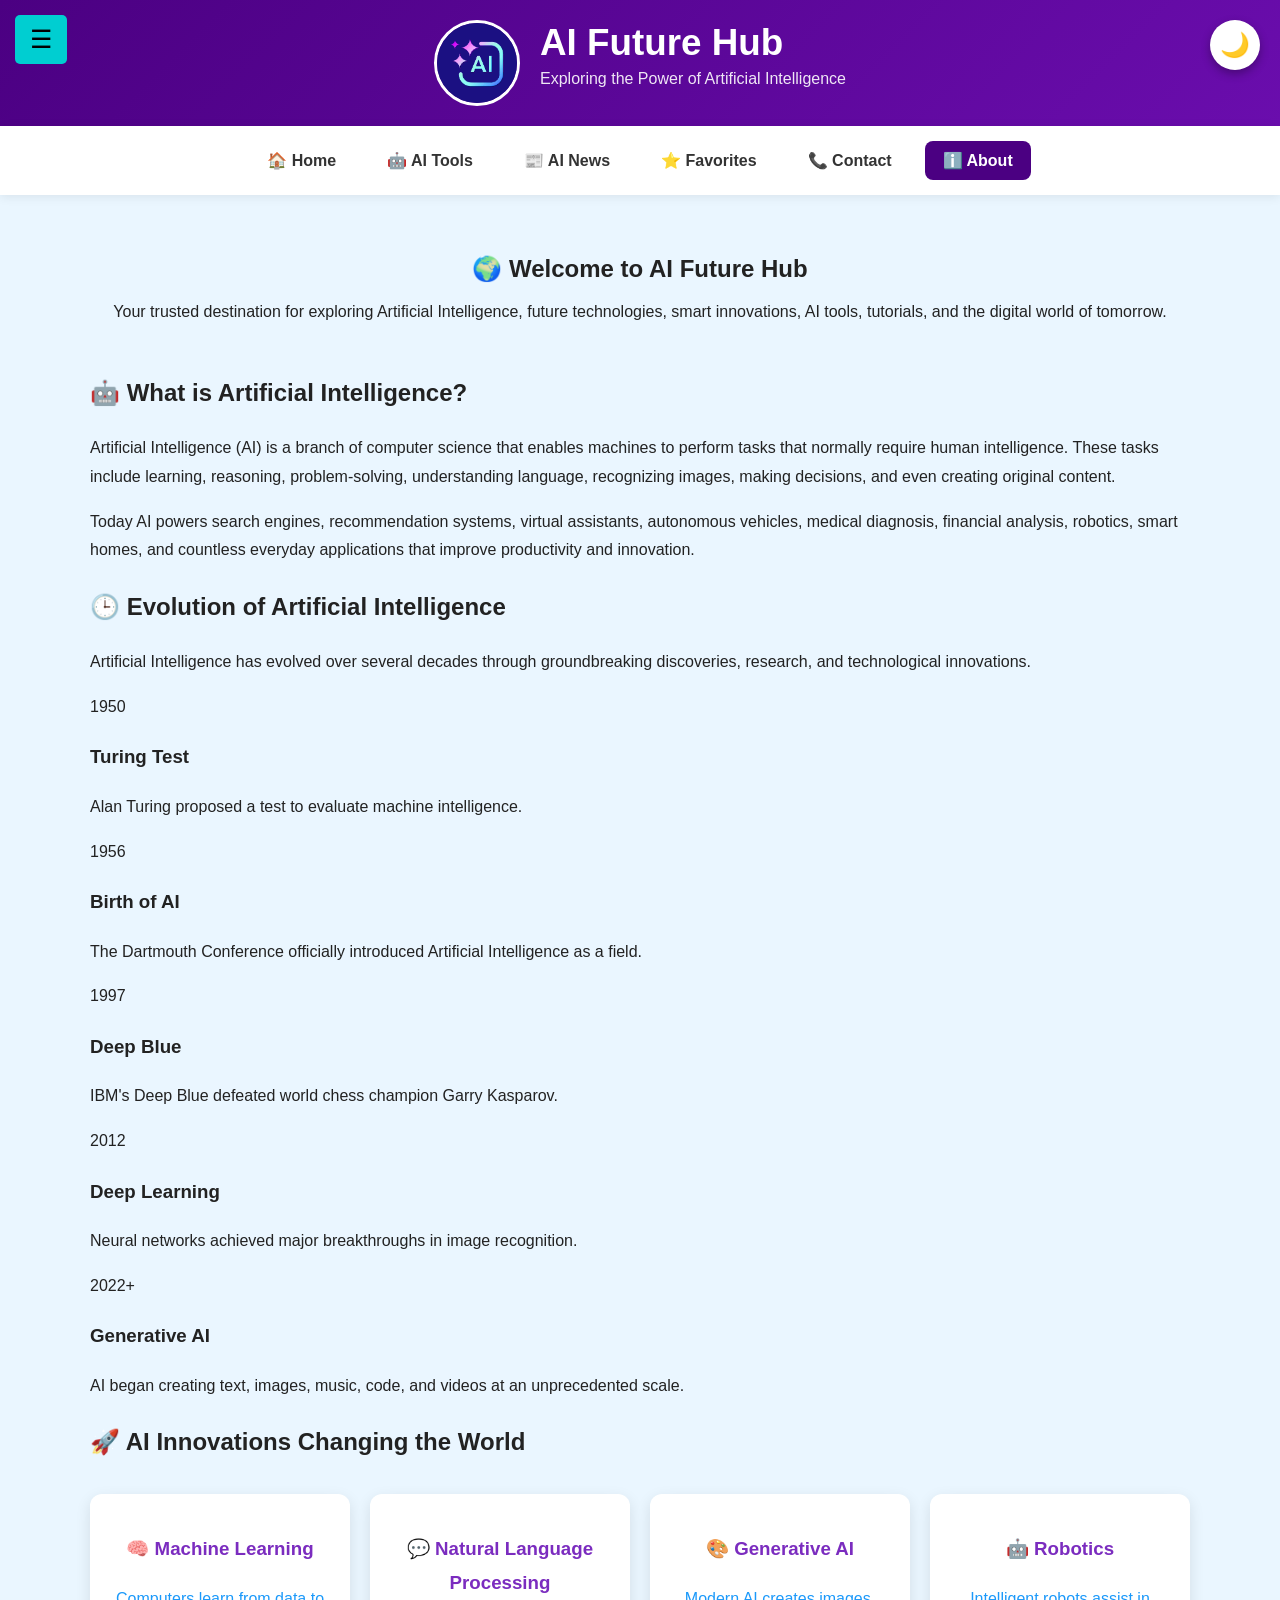
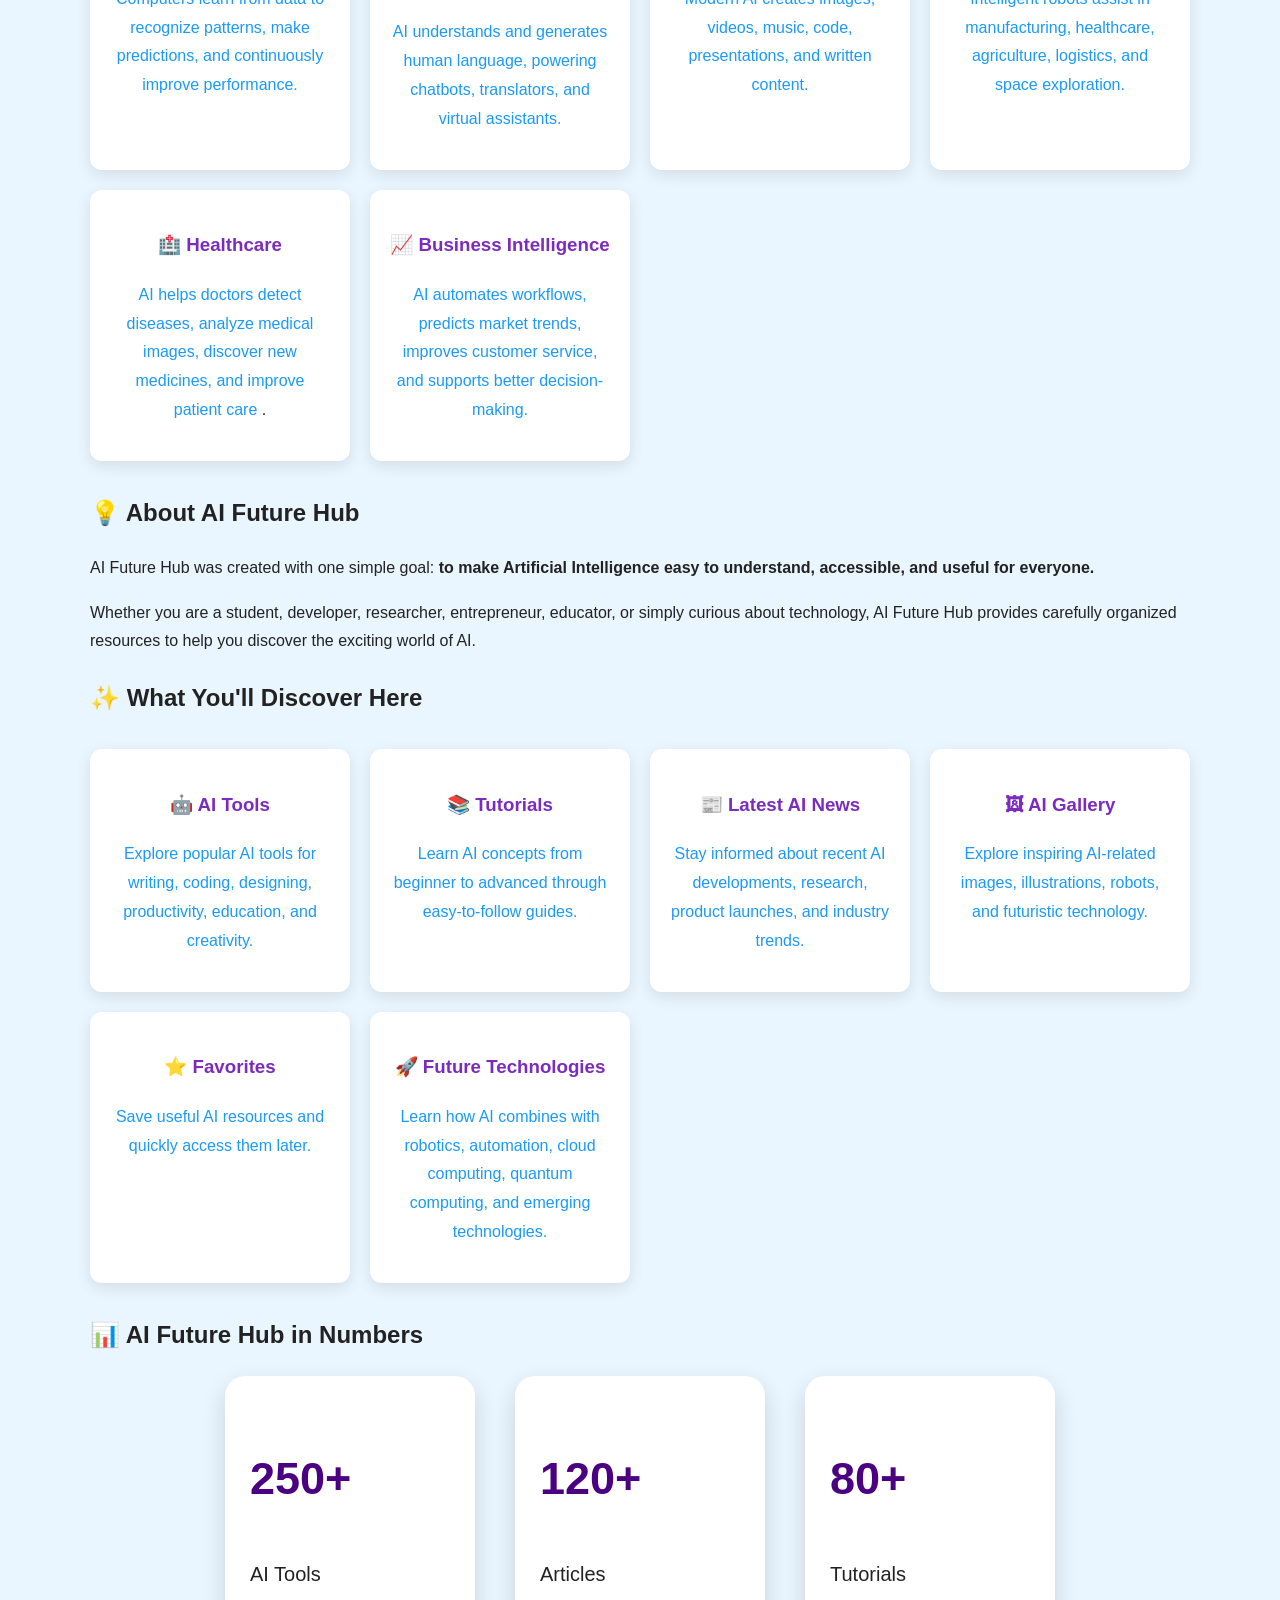
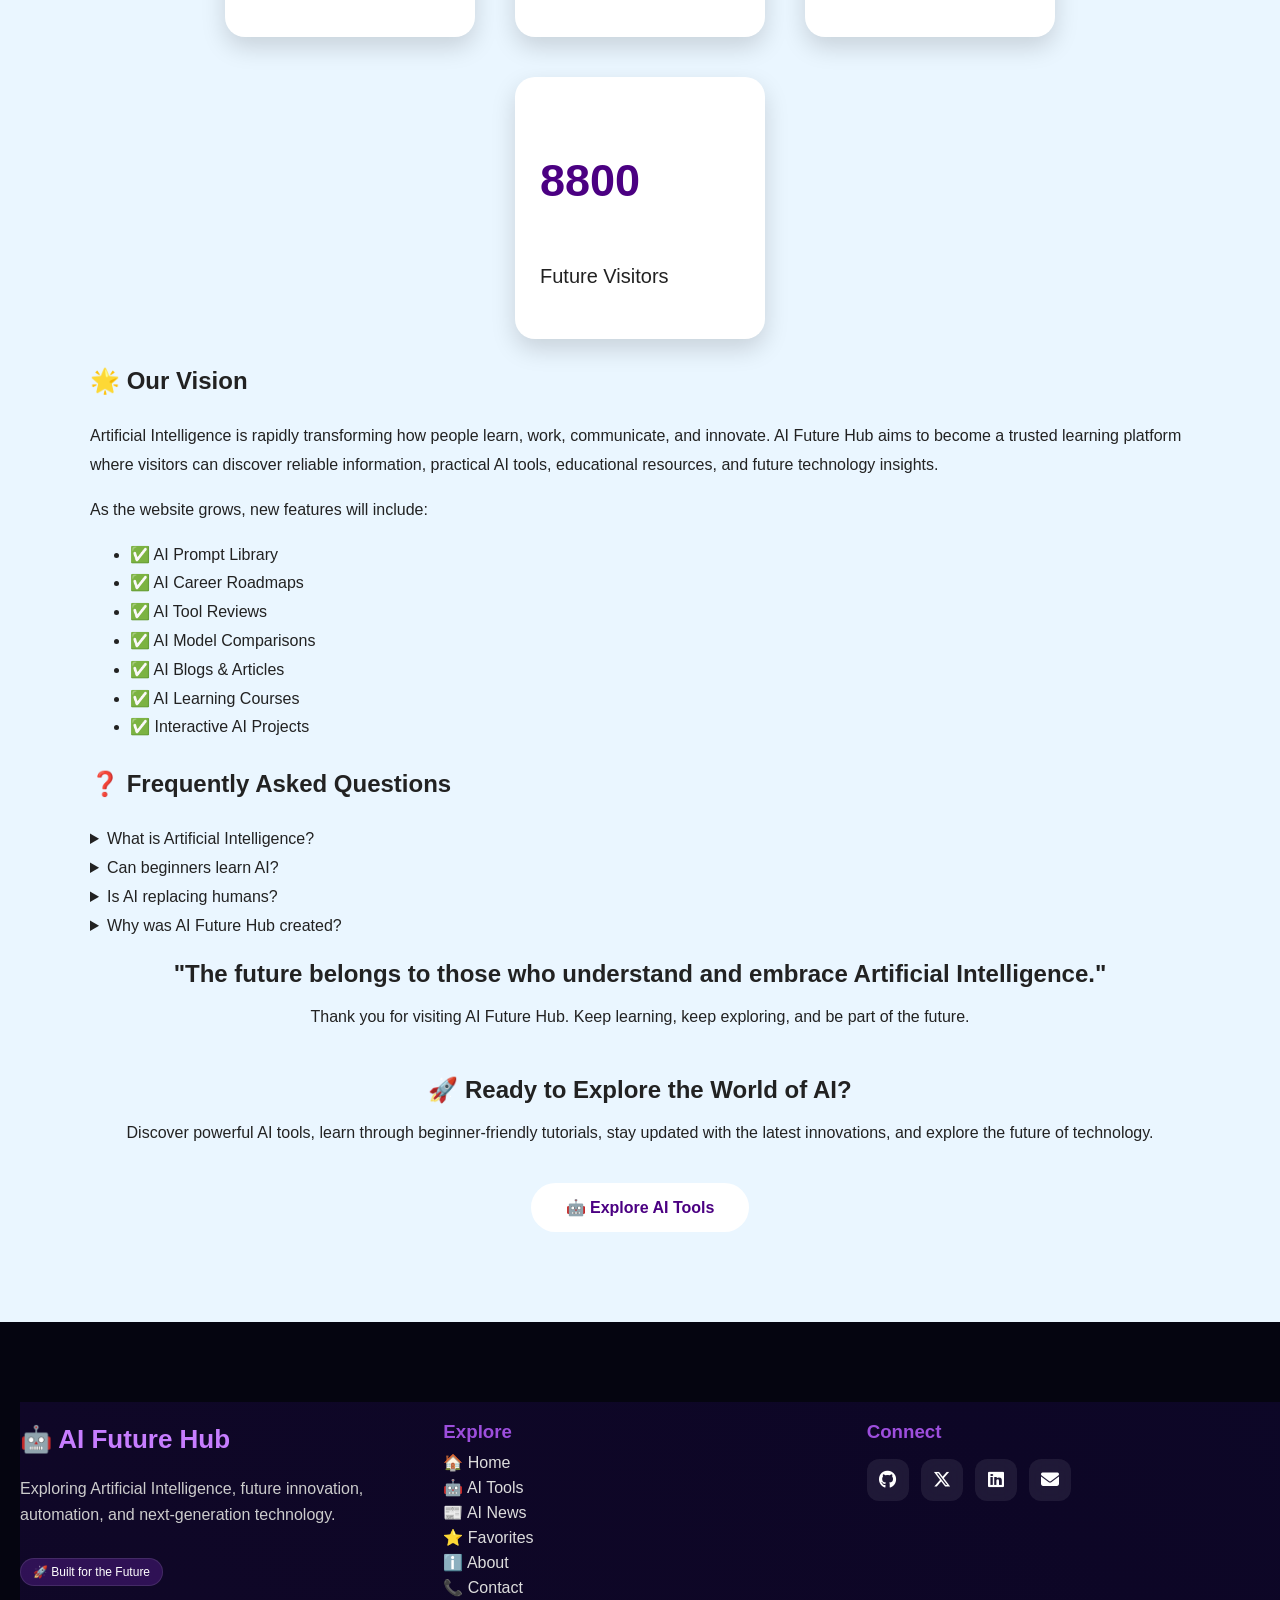
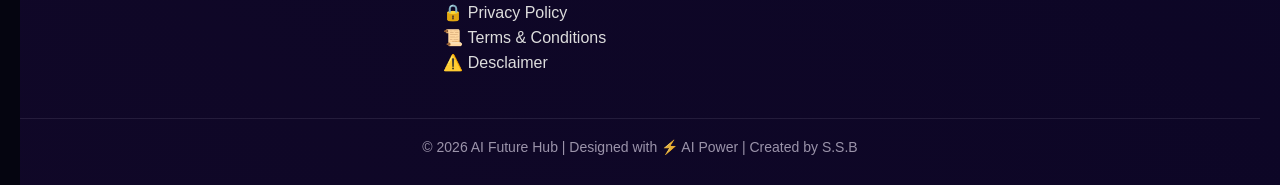
<file: about.html>
<!DOCTYPE html>
<html>

<head>


    <title>About - AI Future Hub</title>


    <meta charset="UTF-8">
    <meta name="viewport" content="width=device-width, initial-scale=1.0">
    <meta name="description"
        content="AI Future Hub explores artificial intelligence, AI tools, innovations, tutorials, and future technology trends.">


    <meta name="keywords"
        content="AI, Artificial Intelligence, AI tools, Machine Learning, Robotics, Future Technology">


    <meta name="author" content="AI Future Hub">

    <meta property="og:title" content="AI Future Hub">


    <meta property="og:description" content="Explore AI tools, innovations, tutorials and future technology.">




    <meta property="og:type" content="website">
    <meta property="og:url" content="https://aifuturehub.pages.dev/">
    <meta property="og:image" content="https://aifuturehub.pages.dev/ai_logo.png">


    <link rel="canonical" href="https://aifuturehub.pages.dev/">

    <meta name="twitter:card" content="summary_large_image">

    <meta name="twitter:title" content="AI Future Hub">

    <meta name="twitter:description" content="Explore AI tools and future technology">
    <meta name="twitter:image" content="https://aifuturehub.pages.dev/ai_logo.png">

    <meta name="theme-color" content="#4B0082">


    <meta name="robots" content="index, follow">

    <meta property="og:site_name" content="AI Future Hub">

    <meta property="og:locale" content="en_US">

    <link rel="stylesheet" href="https://cdnjs.cloudflare.com/ajax/libs/font-awesome/6.5.0/css/all.min.css">

    <link rel="stylesheet" href="style.css">
    <link rel="icon" href="./ai_logo.png" type="image/png">
    <link rel="shortcut icon" href="./ai_logo.png" type="image/png">

    <!-- Google tag (gtag.js) -->
    <script async src="https://www.googletagmanager.com/gtag/js?id=G-JY2QRH778F"></script>
    <script>
        window.dataLayer = window.dataLayer || [];
        function gtag() { dataLayer.push(arguments); }
        gtag('js', new Date());

        gtag('config', 'G-JY2QRH778F');
    </script>

</head>

<body>

    <div class="particles"></div>


    <button id="topBtn" title="Go to top">
        ↑
    </button>

    <div class="cursor-glow"></div>

    <button id="themeToggle" class="theme-btn">🌙</button>
    <!-- Sidebar Button -->
    <button class="menu-btn" onclick="openSidebar()">☰</button>

    <!-- Sidebar -->
    <div id="sidebar" class="sidebar">

        <a href="javascript:void(0)" class="closebtn" onclick="closeSidebar()">&times;</a>
        <a href="index.html#home">🏠 Home</a>

        <a href="tools.html">🤖 AI Tools</a>
        <a href="news.html">📰 AI News</a>
        <a href="index.html#tutorials">📚 Tutorials</a>
        <a href="favorites.html">⭐ Favorites</a>
        <a href="contact.html">📞 Contact</a>
        <a href="about.html">ℹ️ About</a>

    </div>





    <!-- Header -->
    <header class="site-header">

        <div class="logo-area">

            <img src="ai_logo.png" alt="AI Future Hub Logo" class="site-logo">

            <div>

                <h1>AI Future Hub</h1>

                <p class="tagline">
                    Exploring the Power of Artificial Intelligence
                </p>

            </div>

        </div>

    </header>

    <!-- Navigation -->

    <nav class="navbar">

        <a href="index.html">🏠 Home</a>
        <a href="tools.html">🤖 AI Tools</a>
        <a href="news.html">📰 AI News</a>
        <a href="favorites.html">⭐ Favorites</a>
        <a href="contact.html">📞 Contact</a>
        <a href="about.html" class="active">ℹ️ About</a>

    </nav>


    <main class="page-container">

        <!-- Hero -->

        <section class="page-banner">

            <h1>🌍 Welcome to AI Future Hub</h1>

            <p>

                Your trusted destination for exploring Artificial Intelligence,
                future technologies, smart innovations, AI tools, tutorials,
                and the digital world of tomorrow.

            </p>

        </section>



        <!-- About AI -->

        <section class="about-section">

            <h2>🤖 What is Artificial Intelligence?</h2>

            <p>

                Artificial Intelligence (AI) is a branch of computer science
                that enables machines to perform tasks that normally require
                human intelligence. These tasks include learning, reasoning,
                problem-solving, understanding language, recognizing images,
                making decisions, and even creating original content.

            </p>

            <p>

                Today AI powers search engines, recommendation systems,
                virtual assistants, autonomous vehicles, medical diagnosis,
                financial analysis, robotics, smart homes, and countless
                everyday applications that improve productivity and innovation.

            </p>

        </section>


        <!-- AI Timeline -->

        <section class="about-section">

            <h2>🕒 Evolution of Artificial Intelligence</h2>

            <p>
                Artificial Intelligence has evolved over several decades through
                groundbreaking discoveries, research, and technological innovations.
            </p>

            <div class="timeline">

                <div class="timeline-item">
                    <span class="year">1950</span>
                    <h3>Turing Test</h3>
                    <p>Alan Turing proposed a test to evaluate machine intelligence.</p>
                </div>

                <div class="timeline-item">
                    <span class="year">1956</span>
                    <h3>Birth of AI</h3>
                    <p>The Dartmouth Conference officially introduced Artificial Intelligence as a field.</p>
                </div>

                <div class="timeline-item">
                    <span class="year">1997</span>
                    <h3>Deep Blue</h3>
                    <p>IBM's Deep Blue defeated world chess champion Garry Kasparov.</p>
                </div>

                <div class="timeline-item">
                    <span class="year">2012</span>
                    <h3>Deep Learning</h3>
                    <p>Neural networks achieved major breakthroughs in image recognition.</p>
                </div>

                <div class="timeline-item">
                    <span class="year">2022+</span>
                    <h3>Generative AI</h3>
                    <p>AI began creating text, images, music, code, and videos at an unprecedented scale.</p>
                </div>

            </div>

        </section>



        <!-- Innovation -->

        <section class="about-section">

            <h2>🚀 AI Innovations Changing the World</h2>

            <div class="feature-grid">

                <div class="feature-card">

                    <h3>
                        <font color="#7b2cbf">🧠 Machine Learning </font>
                    </h3>

                    <p>
                        <font color="1B99FA"> Computers learn from data to recognize patterns,
                            make predictions, and continuously improve performance.
                        </font>



                    </p>

                </div>


                <div class="feature-card">


                    <h3>
                        <font color="#7b2cbf">💬 Natural Language Processing</font>
                    </h3>
                    <p>
                        <font color="1B99FA">
                            AI understands and generates human language,
                            powering chatbots, translators, and virtual assistants.
                        </font>


                    </p>

                </div>


                <div class="feature-card">

                    <h3>
                        <font color="#7b2cbf">🎨 Generative AI</font>
                    </h3>

                    <p>
                        <font color="1B99FA">
                            Modern AI creates images, videos, music,
                            code, presentations, and written content.

                        </font>

                    </p>

                </div>


                <div class="feature-card">

                    <h3>
                        <font color="#7b2cbf">
                            🤖 Robotics
                        </font>
                    </h3>

                    <p>
                        <font color="1B99FA">
                            Intelligent robots assist in manufacturing,
                            healthcare, agriculture, logistics,
                            and space exploration.
                        </font>


                    </p>

                </div>


                <div class="feature-card">

                    <h3>
                        <font color="#7b2cbf">
                            🏥 Healthcare
                        </font>
                    </h3>

                    <p>
                        <font color="1B99FA">
                            AI helps doctors detect diseases,
                            analyze medical images,
                            discover new medicines,
                            and improve patient care
                        </font>
                        .

                    </p>

                </div>


                <div class="feature-card">

                    <h3>
                        <font color="#7b2cbf">
                            📈 Business Intelligence
                        </font>
                    </h3>


                    <p>
                        <font color="1B99FA">
                            AI automates workflows,
                            predicts market trends,
                            improves customer service,
                            and supports better decision-making.

                        </font>

                    </p>

                </div>

            </div>

        </section>



        <!-- About Website -->

        <section class="about-section">

            <h2>💡 About AI Future Hub</h2>

            <p>

                AI Future Hub was created with one simple goal:

                <strong>to make Artificial Intelligence easy to understand,
                    accessible, and useful for everyone.</strong>

            </p>

            <p>

                Whether you are a student,
                developer,
                researcher,
                entrepreneur,
                educator,
                or simply curious about technology,
                AI Future Hub provides carefully organized resources to help
                you discover the exciting world of AI.

            </p>

        </section>



        <!-- Features -->

        <section class="about-section">

            <h2>✨ What You'll Discover Here</h2>

            <div class="feature-grid">

                <div class="feature-card">

                    <h3>
                        <font color="#7b2cbf">
                            🤖 AI Tools
                        </font>
                    </h3>


                    <p>
                        <font color="1B99FA">
                            Explore popular AI tools for writing,
                            coding,
                            designing,
                            productivity,
                            education,
                            and creativity.
                        </font>


                    </p>

                </div>

                <div class="feature-card">

                    <h3>
                        <font color="#7b2cbf">
                            📚 Tutorials
                        </font>
                    </h3>


                    <p>
                        <font color="1B99FA">
                            Learn AI concepts from beginner
                            to advanced through easy-to-follow guides.

                        </font>

                    </p>

                </div>

                <div class="feature-card">

                    <h3>
                        <font color="#7b2cbf">
                            📰 Latest AI News
                        </font>
                    </h3>


                    <p>
                        <font color="1B99FA">
                            Stay informed about recent AI developments,
                            research,
                            product launches,
                            and industry trends.
                        </font>


                    </p>

                </div>

                <div class="feature-card">

                    <h3>
                        <font color="#7b2cbf">
                            🖼 AI Gallery
                        </font>
                    </h3>


                    <p>
                        <font color="1B99FA">
                            Explore inspiring AI-related
                            images,
                            illustrations,
                            robots,
                            and futuristic technology.

                        </font>

                    </p>

                </div>

                <div class="feature-card">

                    <h3>
                        <font color="#7b2cbf">
                            ⭐ Favorites
                        </font>
                    </h3>


                    <p>
                        <font color="1B99FA">
                            Save useful AI resources
                            and quickly access them later.
                        </font>


                    </p>

                </div>

                <div class="feature-card">

                    <h3>
                        <font color="#7b2cbf">
                            🚀 Future Technologies
                        </font>
                    </h3>


                    <p>
                        <font color="1B99FA">
                            Learn how AI combines with robotics,
                            automation,
                            cloud computing,
                            quantum computing,
                            and emerging technologies.

                        </font>

                    </p>

                </div>

            </div>

        </section>


        <!-- Statistics -->

        <section class="about-section">

            <h2>📊 AI Future Hub in Numbers</h2>

            <div class="stats-container">

                <div class="stat-box">
                    <h1 class="counter" data-target="250">0</h1>
                    <p>AI Tools</p>
                </div>

                <div class="stat-box">
                    <h1 class="counter" data-target="120">0</h1>
                    <p>Articles</p>
                </div>

                <div class="stat-box">
                    <h1 class="counter" data-target="80">0</h1>
                    <p>Tutorials</p>
                </div>

                <div class="stat-box">
                    <h1 class="counter" data-target="10000">0</h1>
                    <p>Future Visitors</p>
                </div>

            </div>

        </section>



        <!-- Vision -->

        <section class="about-section">

            <h2>🌟 Our Vision</h2>

            <p>

                Artificial Intelligence is rapidly transforming how people
                learn, work, communicate, and innovate.

                AI Future Hub aims to become a trusted learning platform
                where visitors can discover reliable information,
                practical AI tools,
                educational resources,
                and future technology insights.

            </p>

            <p>

                As the website grows,
                new features will include:

            </p>

            <ul>

                <li>✅ AI Prompt Library</li>

                <li>✅ AI Career Roadmaps</li>

                <li>✅ AI Tool Reviews</li>

                <li>✅ AI Model Comparisons</li>

                <li>✅ AI Blogs & Articles</li>

                <li>✅ AI Learning Courses</li>

                <li>✅ Interactive AI Projects</li>

            </ul>

        </section>


        <!-- FAQ -->

        <section class="about-section">

            <h2>❓ Frequently Asked Questions</h2>

            <details>
                <summary>What is Artificial Intelligence?</summary>

                <p>
                    Artificial Intelligence is the ability of computers to perform
                    tasks that normally require human intelligence such as learning,
                    reasoning, decision-making, and language understanding.
                </p>

            </details>

            <details>
                <summary>Can beginners learn AI?</summary>

                <p>
                    Absolutely. Anyone with curiosity and dedication can start
                    learning AI through tutorials, online courses, and practical projects.
                </p>

            </details>

            <details>
                <summary>Is AI replacing humans?</summary>

                <p>
                    AI is changing how many tasks are performed. In many cases it
                    automates repetitive work while creating demand for new skills
                    and roles that involve working with AI.
                </p>

            </details>

            <details>
                <summary>Why was AI Future Hub created?</summary>

                <p>
                    AI Future Hub aims to make Artificial Intelligence easier to
                    understand by providing tutorials, tools, news, and educational
                    resources in one place.
                </p>

            </details>

        </section>



        <!-- Quote -->

        <section class="page-banner">

            <h2>

                "The future belongs to those who understand and embrace
                Artificial Intelligence."

            </h2>

            <p>

                Thank you for visiting AI Future Hub.
                Keep learning, keep exploring, and be part of the future.

            </p>

        </section>



        <section class="page-banner">

            <h2>🚀 Ready to Explore the World of AI?</h2>

            <p>
                Discover powerful AI tools, learn through beginner-friendly tutorials,
                stay updated with the latest innovations, and explore the future of technology.
            </p>

            <a href="tools.html" class="hero-btn">
                🤖 Explore AI Tools
            </a>

        </section>





    </main>



    <footer class="footer-ultra">

        <!-- animated background layer -->
        <div class="footer-bg-animation"></div>

        <!-- wave top -->
        <div class="footer-wave"></div>

        <div class="footer-container-ultra">

            <!-- BRAND -->
            <div class="footer-box-ultra">

                <h2>🤖 AI Future Hub</h2>

                <p>
                    Exploring Artificial Intelligence,
                    future innovation, automation,
                    and next-generation technology.
                </p>

                <div class="ai-tag">
                    🚀 Built for the Future
                </div>

            </div>

            <!-- LINKS -->
            <div class="footer-box-ultra">

                <h3>Explore</h3>

                <a href="index.html">🏠 Home</a>
                <a href="tools.html">🤖 AI Tools</a>
                <a href="news.html">📰 AI News</a>
                <a href="favorites.html">⭐ Favorites</a>
                <a href="about.html">ℹ️ About</a>
                <a href="contact.html">📞 Contact</a>
                <a href="privacy-policy.html">🔒 Privacy Policy</a>
                <a href="terms-conditions.html">📜 Terms &amp; Conditions</a>
                <a href="desclaimer.html">⚠️ Desclaimer</a>

            </div>

            <!-- SOCIAL -->
            <div class="footer-box-ultra">

                <h3>Connect</h3>

                <div class="social-ultra">

                    <a href="#" onclick="alert('GitHub link not added yet')"><i class="fab fa-github"></i></a>
                    <a href="#" onclick="alert('Twitter/X link not added yet')"><i class="fab fa-x-twitter"></i></a>
                    <a href="#" onclick="alert('LinkedIn link not added yet')"><i class="fab fa-linkedin"></i></a>
                    <a href="#" onclick="alert('Email will be added later')"><i class="fas fa-envelope"></i></a>

                </div>

            </div>

        </div>

        <div class="footer-bottom-ultra">
            © 2026 AI Future Hub | Designed with ⚡ AI Power | Created by S.S.B
        </div>

    </footer>




    <button id="topBtn" title="Go to top">
        ↑
    </button>


    <script type="module" src="script.js"></script>







</body>

</html>
</file>
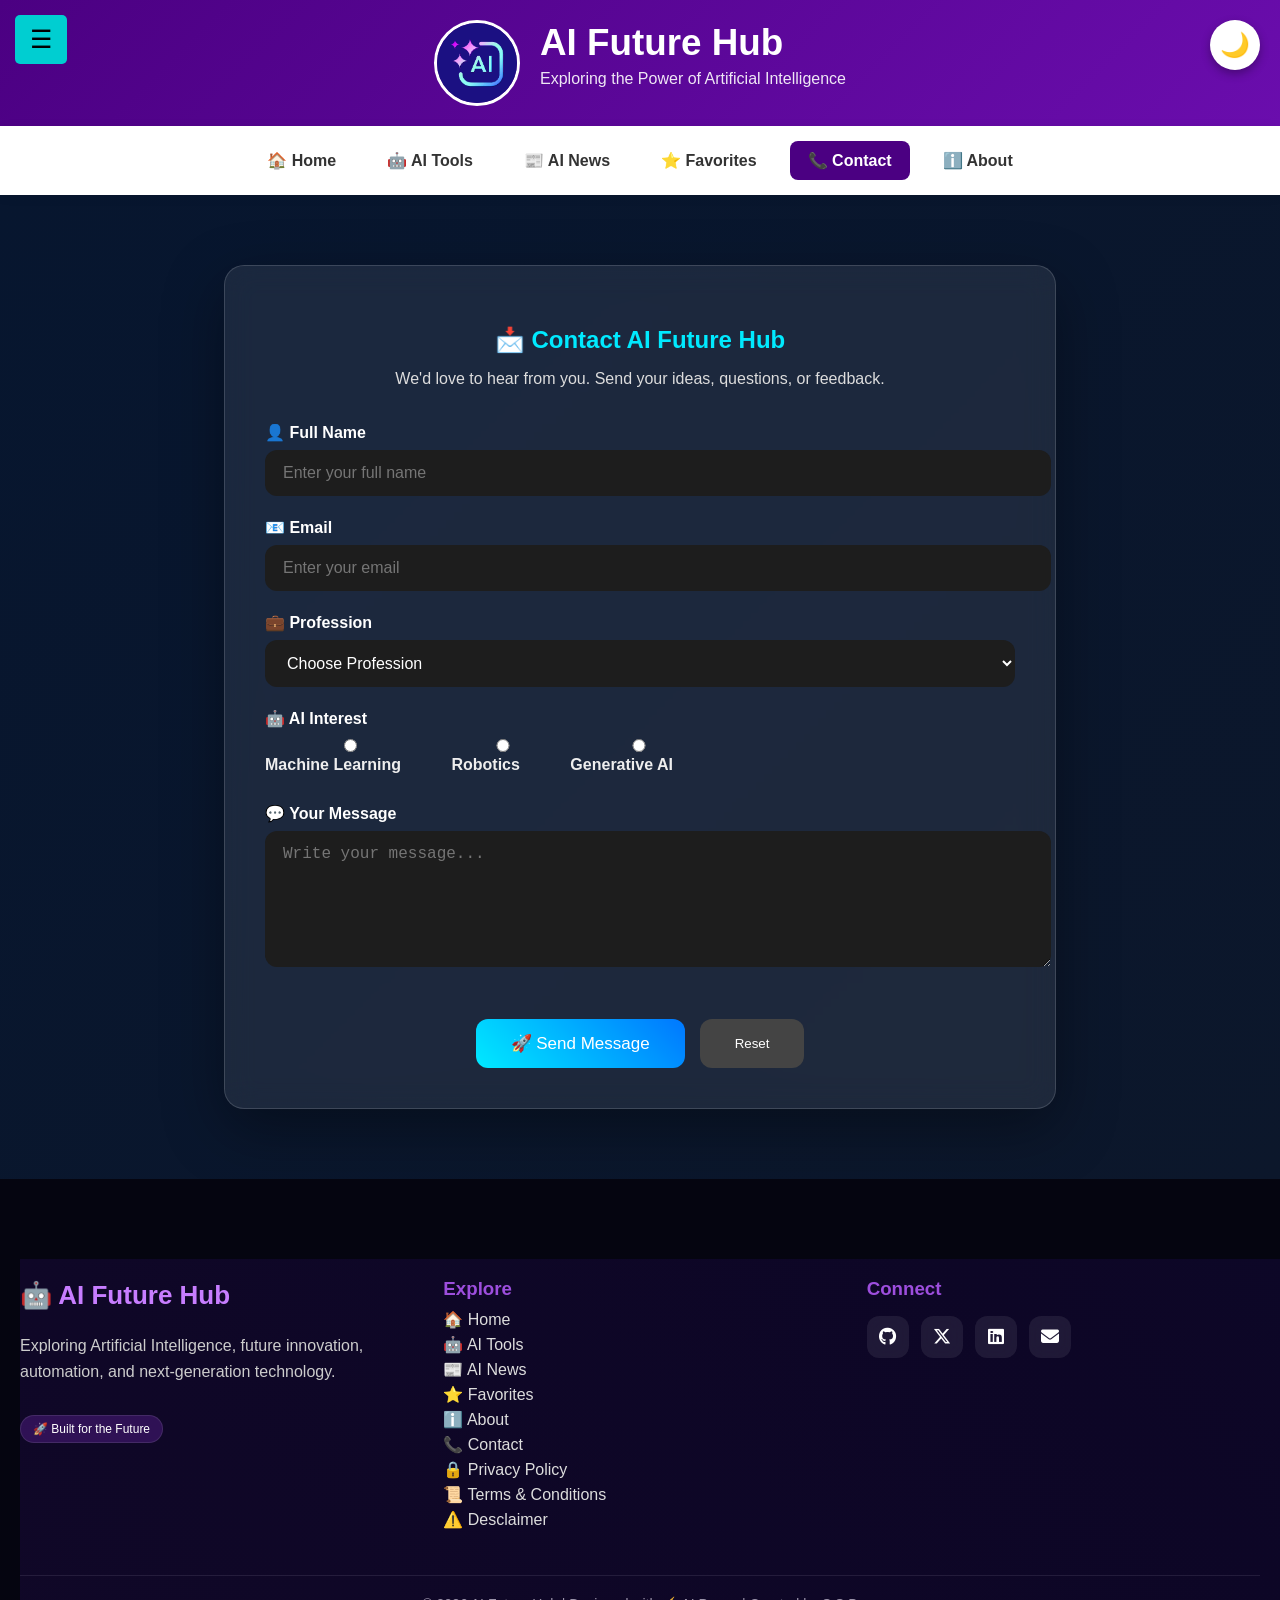
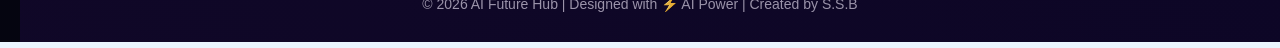
<file: contact.html>
<!DOCTYPE html>
<html lang="en">

<head>
  <title>Contact - AI Future Hub</title>




  <meta charset="UTF-8">
  <meta name="viewport" content="width=device-width, initial-scale=1.0">
  <meta name="description"
    content="AI Future Hub explores artificial intelligence, AI tools, innovations, tutorials, and future technology trends.">


  <meta name="keywords" content="AI, Artificial Intelligence, AI tools, Machine Learning, Robotics, Future Technology">


  <meta name="author" content="AI Future Hub">

  <meta property="og:title" content="AI Future Hub">


  <meta property="og:description" content="Explore AI tools, innovations, tutorials and future technology.">




  <meta property="og:type" content="website">
  <meta property="og:url" content="https://aifuturehub.pages.dev/">
  <meta property="og:image" content="https://aifuturehub.pages.dev/ai_logo.png">


  <link rel="canonical" href="https://aifuturehub.pages.dev/">

  <meta name="twitter:card" content="summary_large_image">

  <meta name="twitter:title" content="AI Future Hub">

  <meta name="twitter:description" content="Explore AI tools and future technology">
  <meta name="twitter:image" content="https://aifuturehub.pages.dev/ai_logo.png">

  <meta name="theme-color" content="#4B0082">


  <meta name="robots" content="index, follow">

  <meta property="og:site_name" content="AI Future Hub">

  <meta property="og:locale" content="en_US">

  <link rel="stylesheet" href="https://cdnjs.cloudflare.com/ajax/libs/font-awesome/6.5.0/css/all.min.css">

  <link rel="stylesheet" href="style.css">
  <link rel="stylesheet" href="contact.css">
  <link rel="icon" href="./ai_logo.png" type="image/png">
  <link rel="shortcut icon" href="./ai_logo.png" type="image/png">

  <!-- Google tag (gtag.js) -->
  <script async src="https://www.googletagmanager.com/gtag/js?id=G-JY2QRH778F"></script>
  <script>
    window.dataLayer = window.dataLayer || [];
    function gtag() { dataLayer.push(arguments); }
    gtag('js', new Date());

    gtag('config', 'G-JY2QRH778F');
  </script>



</head>

<body>

  <div class="particles"></div>

  <div class="cursor-glow"></div>

  <button id="topBtn" title="Go to top">
    ↑
  </button>

  <button id="themeToggle" class="theme-btn">🌙</button>

  <!-- Sidebar Button -->
  <button class="menu-btn" onclick="openSidebar()">☰</button>

  <!-- Sidebar -->
  <div id="sidebar" class="sidebar">

    <a href="javascript:void(0)" class="closebtn" onclick="closeSidebar()">&times;</a>

    <a href="index.html">🏠 Home</a>

    <a href="tools.html">🤖 AI Tools</a>
    <a href="news.html">📰 AI News</a>
    <a href="index.html#tutorials">📚 Tutorials</a>
    <a href="favorites.html">⭐ Favorites</a>
  
    <a href="about.html">ℹ️ About</a>


  </div>



  <header class="site-header">

    <div class="logo-area">

      <img src="ai_logo.png" alt="AI Future Hub Logo" class="site-logo">

      <div>

        <h1>AI Future Hub</h1>

        <p class="tagline">
          Exploring the Power of Artificial Intelligence
        </p>

      </div>

    </div>

  </header>



  <nav class="navbar">

    <a href="index.html">🏠 Home</a>
    <a href="tools.html">🤖 AI Tools</a>
    <a href="news.html">📰 AI News</a>
    <a href="favorites.html">⭐ Favorites</a>
    <a href="contact.html" class="active">📞 Contact</a>
    <a href="about.html">ℹ️ About</a>

  </nav>



  <section class="contact-section">

    <div class="contact-card">

      <h2>📩 Contact AI Future Hub</h2>

      <p class="subtitle">
        We'd love to hear from you. Send your ideas, questions, or feedback.
      </p>

      <form id="contactForm">

        <div class="input-group">
          <label for="name">👤 Full Name</label>
          <input type="text" id="name" placeholder="Enter your full name" required>
        </div>

        <div class="input-group">
          <label for="email">📧 Email</label>
          <input type="email" id="email" placeholder="Enter your email" required>
        </div>

        <div class="input-group">
          <label for="profession">💼 Profession</label>

          <select id="profession">

            <option value="">Choose Profession</option>

            <option>🎓 Student</option>
            <option>👨‍💻 Developer</option>
            <option>🔬 Researcher</option>
            <option>🏢 Business Owner</option>
            <option>🎨 Creator</option>

          </select>
        </div>

        <div class="input-group">

          <label>🤖 AI Interest</label>

          <div class="radio-group">

            <label>
              <input type="radio" name="ai" value="Machine Learning">
              Machine Learning
            </label>

            <label>
              <input type="radio" name="ai" value="Robotics">
              Robotics
            </label>

            <label>
              <input type="radio" name="ai" value="Generative AI">
              Generative AI
            </label>

          </div>

        </div>

        <div class="input-group">

          <label for="message">💬 Your Message</label>

          <textarea id="message" rows="6" placeholder="Write your message..."></textarea>

        </div>


        <!-- Google reCAPTCHA -->
        <div class="input-group">
          <div class="g-recaptcha" data-sitekey="6LfG9EItAAAAANQHSHvYcqigI3PGz_ekHDeyDjxa"></div>
        </div>

        <div class="button-group">

          <button type="submit" class="send-btn" id="sendBtn">
            🚀 <span id="btnText">Send Message</span>
            <span id="loader" style="display:none;">⏳ Sending...</span>
          </button>

          <button type="reset" class="reset-btn">
            Reset
          </button>

        </div>
      </form>

    </div>

  </section>


  
  <div id="successAnim" class="success-anim">✔</div>
  <div id="toast" class="toast"></div>

  <footer class="footer-ultra">

    <!-- animated background layer -->
    <div class="footer-bg-animation"></div>

    <!-- wave top -->
    <div class="footer-wave"></div>

    <div class="footer-container-ultra">

      <!-- BRAND -->
      <div class="footer-box-ultra">

        <h2>🤖 AI Future Hub</h2>

        <p>
          Exploring Artificial Intelligence,
          future innovation, automation,
          and next-generation technology.
        </p>

        <div class="ai-tag">
          🚀 Built for the Future
        </div>

      </div>

      <!-- LINKS -->
      <div class="footer-box-ultra">

        <h3>Explore</h3>

        <a href="index.html">🏠 Home</a>
        <a href="tools.html">🤖 AI Tools</a>
        <a href="news.html">📰 AI News</a>
        <a href="favorites.html">⭐ Favorites</a>
        <a href="about.html">ℹ️ About</a>
        <a href="contact.html">📞 Contact</a>
        <a href="privacy-policy.html">🔒 Privacy Policy</a>
        <a href="terms-conditions.html">📜 Terms &amp; Conditions</a>
        <a href="desclaimer.html">⚠️ Desclaimer</a>

      </div>

      <!-- SOCIAL -->
      <div class="footer-box-ultra">

        <h3>Connect</h3>

        <div class="social-ultra">

          <a href="#" onclick="alert('GitHub link not added yet')"><i class="fab fa-github"></i></a>
          <a href="#" onclick="alert('Twitter/X link not added yet')"><i class="fab fa-x-twitter"></i></a>
          <a href="#" onclick="alert('LinkedIn link not added yet')"><i class="fab fa-linkedin"></i></a>
          <a href="#" onclick="alert('Email will be added later')"><i class="fas fa-envelope"></i></a>

        </div>

      </div>

    </div>

    <div class="footer-bottom-ultra">
      © 2026 AI Future Hub | Designed with ⚡ AI Power | Created by S.S.B
    </div>

  </footer>


  <script src="https://www.google.com/recaptcha/api.js" async defer></script>
  <script type="module" src="script.js"></script>


</body>

</html>
</file>
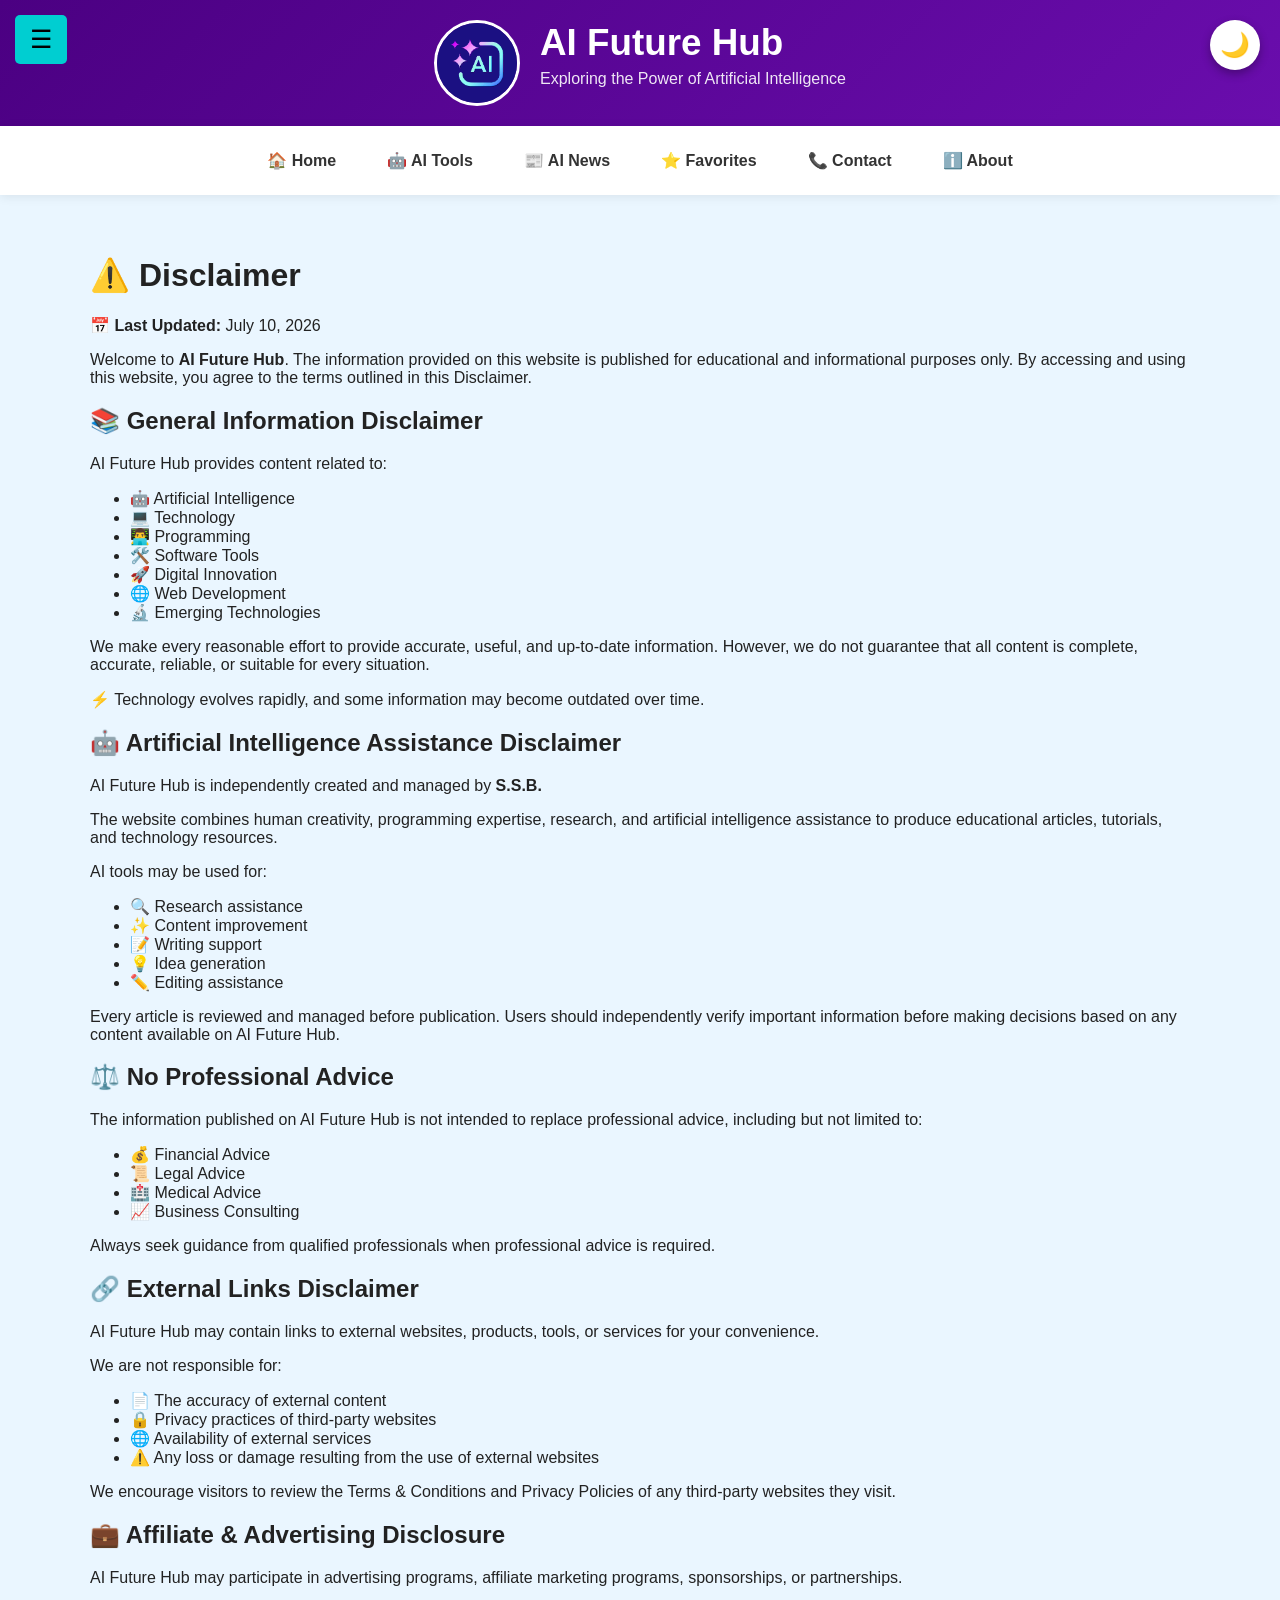
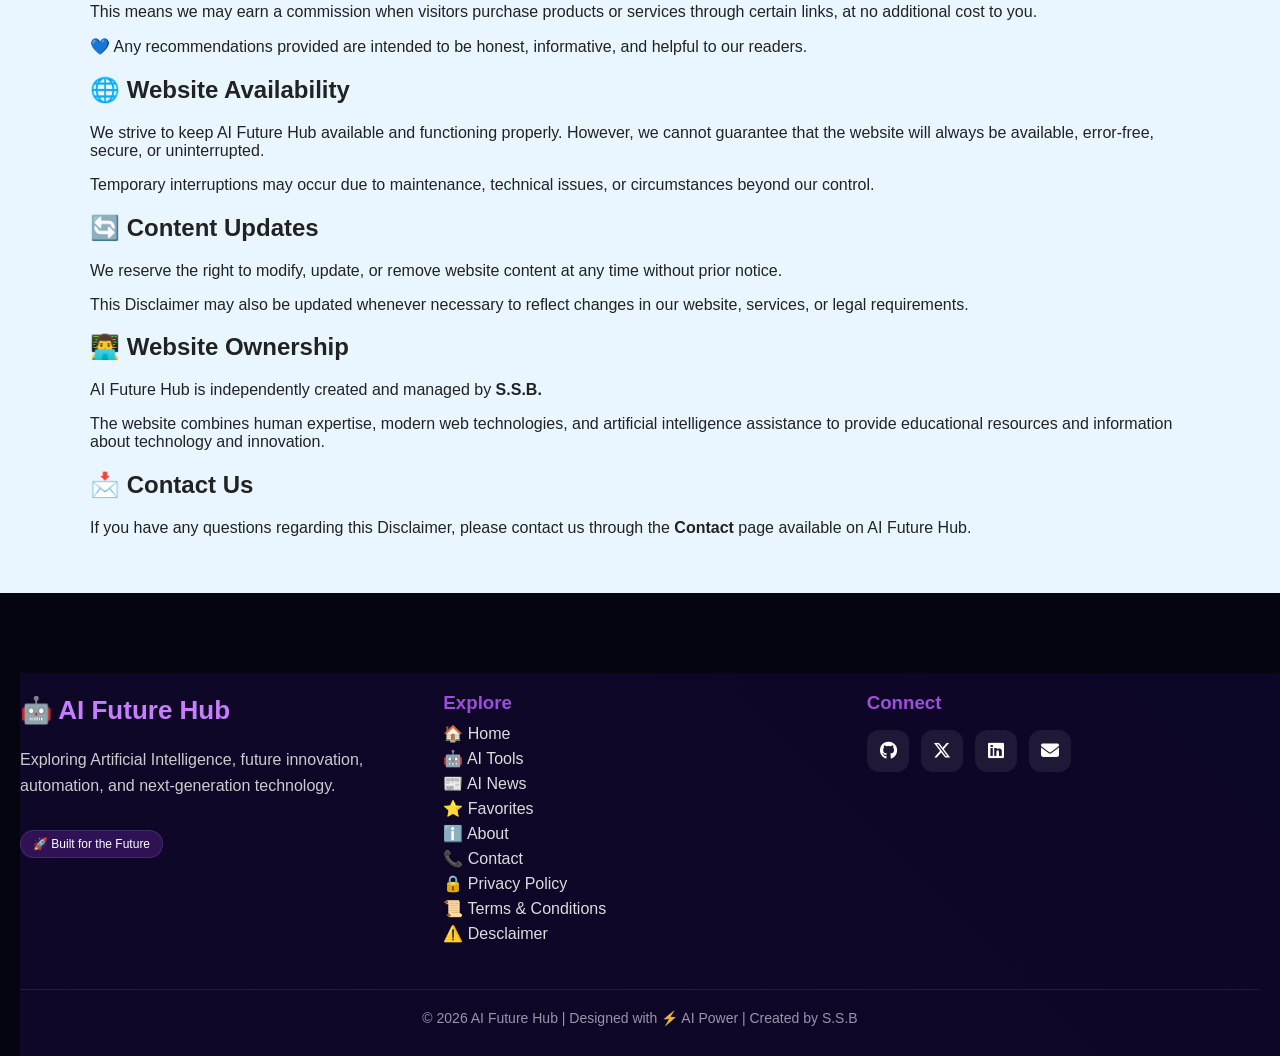
<file: desclaimer.html>
<!DOCTYPE html>
<html lang="en">

<head>
    <title>Desclaimer - AI Future Hub</title>




    <meta charset="UTF-8">
    <meta name="viewport" content="width=device-width, initial-scale=1.0">
    <meta name="description"
        content="AI Future Hub explores artificial intelligence, AI tools, innovations, tutorials, and future technology trends.">


    <meta name="keywords"
        content="AI, Artificial Intelligence, AI tools, Machine Learning, Robotics, Future Technology">


    <meta name="author" content="AI Future Hub">

    <meta property="og:title" content="AI Future Hub">


    <meta property="og:description" content="Explore AI tools, innovations, tutorials and future technology.">




    <meta property="og:type" content="website">
    <meta property="og:url" content="https://aifuturehub.pages.dev/">
    <meta property="og:image" content="https://aifuturehub.pages.dev/ai_logo.png">


    <link rel="canonical" href="https://aifuturehub.pages.dev/">

    <meta name="twitter:card" content="summary_large_image">

    <meta name="twitter:title" content="AI Future Hub">

    <meta name="twitter:description" content="Explore AI tools and future technology">
    <meta name="twitter:image" content="https://aifuturehub.pages.dev/ai_logo.png">

    <meta name="theme-color" content="#4B0082">


    <meta name="robots" content="index, follow">

    <meta property="og:site_name" content="AI Future Hub">

    <meta property="og:locale" content="en_US">

    <link rel="stylesheet" href="https://cdnjs.cloudflare.com/ajax/libs/font-awesome/6.5.0/css/all.min.css">

    <link rel="stylesheet" href="style.css">
    <link rel="stylesheet" href="contact.css">
    <link rel="icon" href="./ai_logo.png" type="image/png">
    <link rel="shortcut icon" href="./ai_logo.png" type="image/png">

    <!-- Google tag (gtag.js) -->
    <script async src="https://www.googletagmanager.com/gtag/js?id=G-JY2QRH778F"></script>
    <script>
        window.dataLayer = window.dataLayer || [];
        function gtag() { dataLayer.push(arguments); }
        gtag('js', new Date());

        gtag('config', 'G-JY2QRH778F');
    </script>



</head>

<body>

    <div class="particles"></div>

    <div class="cursor-glow"></div>

    <button id="topBtn" title="Go to top">
        ↑
    </button>

    <button id="themeToggle" class="theme-btn">🌙</button>

    <!-- Sidebar Button -->
    <button class="menu-btn" onclick="openSidebar()">☰</button>

    <!-- Sidebar -->
    <div id="sidebar" class="sidebar">

        <a href="javascript:void(0)" class="closebtn" onclick="closeSidebar()">&times;</a>

        <a href="index.html">🏠 Home</a>

        <a href="tools.html">🤖 AI Tools</a>
        <a href="news.html">📰 AI News</a>
        <a href="index.html#tutorials">📚 Tutorials</a>
        <a href="favorites.html">⭐ Favorites</a>

        <a href="about.html">ℹ️ About</a>


    </div>



    <header class="site-header">

        <div class="logo-area">

            <img src="ai_logo.png" alt="AI Future Hub Logo" class="site-logo">

            <div>

                <h1>AI Future Hub</h1>

                <p class="tagline">
                    Exploring the Power of Artificial Intelligence
                </p>

            </div>

        </div>

    </header>



    <nav class="navbar">

        <a href="index.html">🏠 Home</a>
        <a href="tools.html">🤖 AI Tools</a>
        <a href="news.html">📰 AI News</a>
        <a href="favorites.html">⭐ Favorites</a>
        <a href="contact.html">📞 Contact</a>
        <a href="about.html">ℹ️ About</a>


    </nav>








    <main class="page-container">

        <h1>⚠️ Disclaimer</h1>

        <p><strong>📅 Last Updated:</strong> July 10, 2026</p>

        <p>
            Welcome to <strong>AI Future Hub</strong>. The information provided on this
            website is published for educational and informational purposes only. By
            accessing and using this website, you agree to the terms outlined in this
            Disclaimer.
        </p>

        <section>
            <h2>📚 General Information Disclaimer</h2>

            <p>AI Future Hub provides content related to:</p>

            <ul>
                <li>🤖 Artificial Intelligence</li>
                <li>💻 Technology</li>
                <li>👨‍💻 Programming</li>
                <li>🛠️ Software Tools</li>
                <li>🚀 Digital Innovation</li>
                <li>🌐 Web Development</li>
                <li>🔬 Emerging Technologies</li>
            </ul>

            <p>
                We make every reasonable effort to provide accurate, useful, and
                up-to-date information. However, we do not guarantee that all content is
                complete, accurate, reliable, or suitable for every situation.
            </p>

            <p>
                ⚡ Technology evolves rapidly, and some information may become outdated
                over time.
            </p>
        </section>

        <section>
            <h2>🤖 Artificial Intelligence Assistance Disclaimer</h2>

            <p>
                AI Future Hub is independently created and managed by
                <strong>S.S.B.</strong>
            </p>

            <p>
                The website combines human creativity, programming expertise, research,
                and artificial intelligence assistance to produce educational articles,
                tutorials, and technology resources.
            </p>

            <p>AI tools may be used for:</p>

            <ul>
                <li>🔍 Research assistance</li>
                <li>✨ Content improvement</li>
                <li>📝 Writing support</li>
                <li>💡 Idea generation</li>
                <li>✏️ Editing assistance</li>
            </ul>

            <p>
                Every article is reviewed and managed before publication. Users should
                independently verify important information before making decisions based
                on any content available on AI Future Hub.
            </p>
        </section>

        <section>
            <h2>⚖️ No Professional Advice</h2>

            <p>
                The information published on AI Future Hub is not intended to replace
                professional advice, including but not limited to:
            </p>

            <ul>
                <li>💰 Financial Advice</li>
                <li>📜 Legal Advice</li>
                <li>🏥 Medical Advice</li>
                <li>📈 Business Consulting</li>
            </ul>

            <p>
                Always seek guidance from qualified professionals when professional
                advice is required.
            </p>
        </section>

        <section>
            <h2>🔗 External Links Disclaimer</h2>

            <p>
                AI Future Hub may contain links to external websites, products, tools,
                or services for your convenience.
            </p>

            <p>We are not responsible for:</p>

            <ul>
                <li>📄 The accuracy of external content</li>
                <li>🔒 Privacy practices of third-party websites</li>
                <li>🌐 Availability of external services</li>
                <li>⚠️ Any loss or damage resulting from the use of external websites</li>
            </ul>

            <p>
                We encourage visitors to review the Terms &amp; Conditions and Privacy
                Policies of any third-party websites they visit.
            </p>
        </section>

        <section>
            <h2>💼 Affiliate &amp; Advertising Disclosure</h2>

            <p>
                AI Future Hub may participate in advertising programs, affiliate
                marketing programs, sponsorships, or partnerships.
            </p>

            <p>
                This means we may earn a commission when visitors purchase products or
                services through certain links, at no additional cost to you.
            </p>

            <p>
                💙 Any recommendations provided are intended to be honest, informative,
                and helpful to our readers.
            </p>
        </section>

        <section>
            <h2>🌐 Website Availability</h2>

            <p>
                We strive to keep AI Future Hub available and functioning properly.
                However, we cannot guarantee that the website will always be available,
                error-free, secure, or uninterrupted.
            </p>

            <p>
                Temporary interruptions may occur due to maintenance, technical issues,
                or circumstances beyond our control.
            </p>
        </section>

        <section>
            <h2>🔄 Content Updates</h2>

            <p>
                We reserve the right to modify, update, or remove website content at
                any time without prior notice.
            </p>

            <p>
                This Disclaimer may also be updated whenever necessary to reflect
                changes in our website, services, or legal requirements.
            </p>
        </section>

        <section>
            <h2>👨‍💻 Website Ownership</h2>

            <p>
                AI Future Hub is independently created and managed by
                <strong>S.S.B.</strong>
            </p>

            <p>
                The website combines human expertise, modern web technologies, and
                artificial intelligence assistance to provide educational resources and
                information about technology and innovation.
            </p>
        </section>

        <section>
            <h2>📩 Contact Us</h2>

            <p>
                If you have any questions regarding this Disclaimer, please contact us
                through the <strong>Contact</strong> page available on AI Future Hub.
            </p>
        </section>

    </main>

























    <footer class="footer-ultra">

        <!-- animated background layer -->
        <div class="footer-bg-animation"></div>

        <!-- wave top -->
        <div class="footer-wave"></div>

        <div class="footer-container-ultra">

            <!-- BRAND -->
            <div class="footer-box-ultra">

                <h2>🤖 AI Future Hub</h2>

                <p>
                    Exploring Artificial Intelligence,
                    future innovation, automation,
                    and next-generation technology.
                </p>

                <div class="ai-tag">
                    🚀 Built for the Future
                </div>

            </div>

            <!-- LINKS -->
            <div class="footer-box-ultra">

                <h3>Explore</h3>

                <a href="index.html">🏠 Home</a>
                <a href="tools.html">🤖 AI Tools</a>
                <a href="news.html">📰 AI News</a>
                <a href="favorites.html">⭐ Favorites</a>
                <a href="about.html">ℹ️ About</a>
                <a href="contact.html">📞 Contact</a>
                <a href="privacy-policy.html">🔒 Privacy Policy</a>
                <a href="terms-conditions.html">📜 Terms &amp; Conditions</a>
                <a href="desclaimer.html">⚠️ Desclaimer</a>

            </div>

            <!-- SOCIAL -->
            <div class="footer-box-ultra">

                <h3>Connect</h3>

                <div class="social-ultra">

                    <a href="#" onclick="alert('GitHub link not added yet')"><i class="fab fa-github"></i></a>
                    <a href="#" onclick="alert('Twitter/X link not added yet')"><i class="fab fa-x-twitter"></i></a>
                    <a href="#" onclick="alert('LinkedIn link not added yet')"><i class="fab fa-linkedin"></i></a>
                    <a href="#" onclick="alert('Email will be added later')"><i class="fas fa-envelope"></i></a>

                </div>

            </div>

        </div>

        <div class="footer-bottom-ultra">
            © 2026 AI Future Hub | Designed with ⚡ AI Power | Created by S.S.B
        </div>

    </footer>




    <button id="topBtn" title="Go to top">
        ↑
    </button>


    <script type="module" src="script.js"></script>


</body>

</html>
</file>
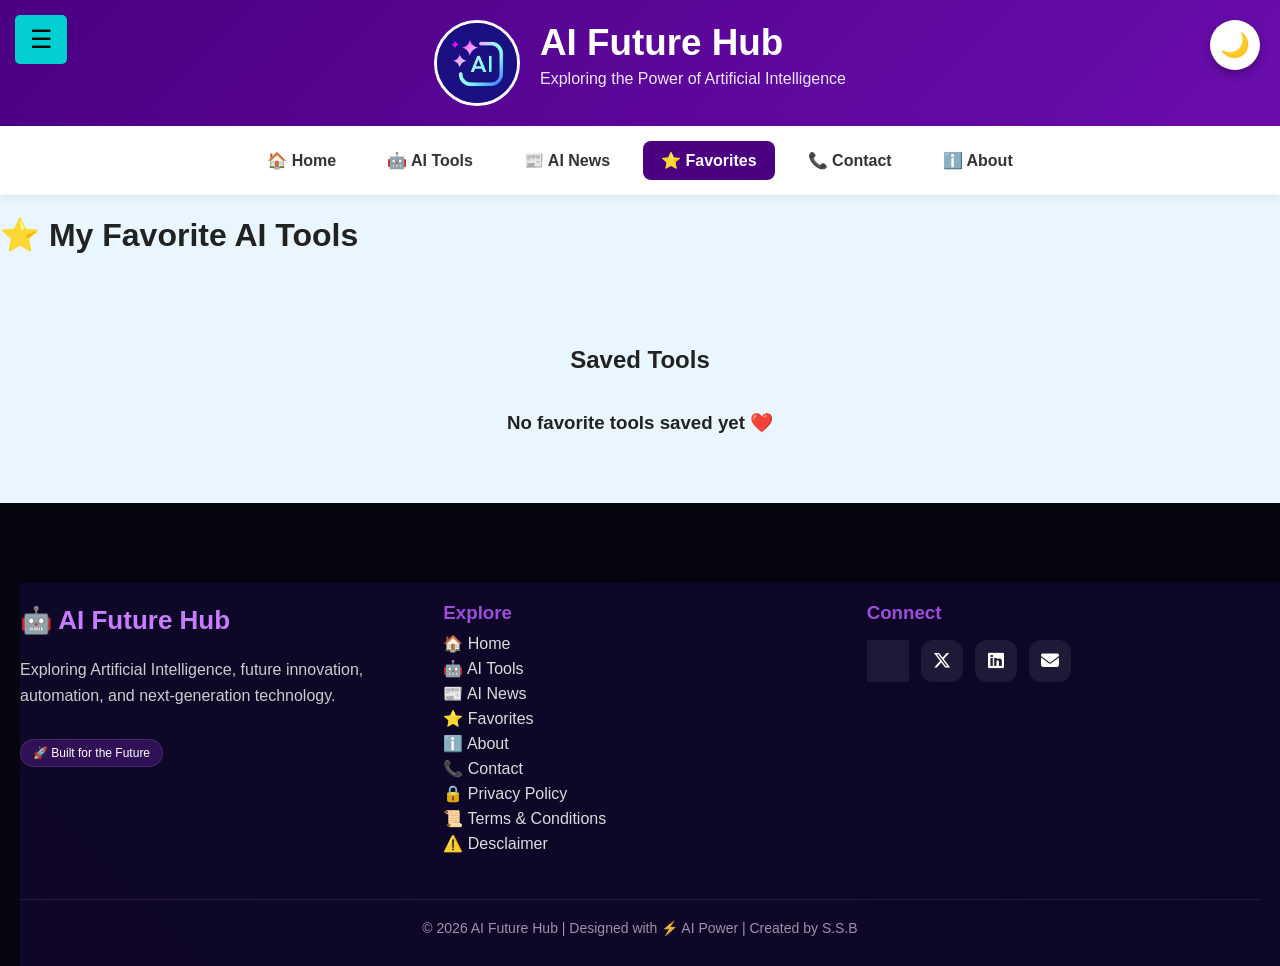
<file: favorites.html>
<!DOCTYPE html>
<html>

<head>



    <title>My Favorite AI Tools | AI Future Hub</title>


    <meta charset="UTF-8">
    <meta name="viewport" content="width=device-width, initial-scale=1.0">
    <meta name="description"
        content="AI Future Hub explores artificial intelligence, AI tools, innovations, tutorials, and future technology trends.">


    <meta name="keywords"
        content="AI, Artificial Intelligence, AI tools, Machine Learning, Robotics, Future Technology">


    <meta name="author" content="AI Future Hub">

    <meta property="og:title" content="AI Future Hub">


    <meta property="og:description" content="Explore AI tools, innovations, tutorials and future technology.">




    <meta property="og:type" content="website">
    <meta property="og:url" content="https://aifuturehub.pages.dev/">
    <meta property="og:image" content="https://aifuturehub.pages.dev/ai_logo.png">


    <link rel="canonical" href="https://aifuturehub.pages.dev/">

    <meta name="twitter:card" content="summary_large_image">

    <meta name="twitter:title" content="AI Future Hub">

    <meta name="twitter:description" content="Explore AI tools and future technology">
    <meta name="twitter:image" content="https://aifuturehub.pages.dev/ai_logo.png">

    <meta name="theme-color" content="#4B0082">


    <meta name="robots" content="index, follow">

    <meta property="og:site_name" content="AI Future Hub">

    <meta property="og:locale" content="en_US">

    <link rel="stylesheet" href="https://cdnjs.cloudflare.com/ajax/libs/font-awesome/6.5.0/css/all.min.css">

    <link rel="stylesheet" href="style.css">
    <link rel="icon" href="./ai_logo.png" type="image/png">
    <link rel="shortcut icon" href="./ai_logo.png" type="image/png">

    <!-- Google tag (gtag.js) -->
    <script async src="https://www.googletagmanager.com/gtag/js?id=G-JY2QRH778F"></script>
    <script>
        window.dataLayer = window.dataLayer || [];
        function gtag() { dataLayer.push(arguments); }
        gtag('js', new Date());

        gtag('config', 'G-JY2QRH778F');
    </script>

</head>

<body>

    <div class="particles"></div>


    <button id="topBtn" title="Go to top">
        ↑
    </button>


    <div class="cursor-glow"></div>

    <button id="themeToggle" class="theme-btn">🌙</button>
    <!-- Sidebar Button -->
    <button class="menu-btn" onclick="openSidebar()">☰</button>

    <!-- Sidebar -->
    <div id="sidebar" class="sidebar">

        <a href="javascript:void(0)" class="closebtn" onclick="closeSidebar()">&times;</a>



        <a href="index.html">🏠 Home</a>

        <a href="tools.html">🤖 AI Tools</a>
        <a href="news.html">📰 AI News</a>
        <a href="index.html#tutorials">📚 Tutorials</a>

        <a href="contact.html">📞 Contact</a>
        <a href="about.html">ℹ️ About</a>


    </div>



    <header class="site-header">

        <div class="logo-area">

            <img src="ai_logo.png" alt="AI Future Hub Logo" class="site-logo">

            <div>

                <h1>AI Future Hub</h1>

                <p class="tagline">
                    Exploring the Power of Artificial Intelligence
                </p>

            </div>

        </div>

    </header>




    <nav class="navbar">

        <a href="index.html">🏠 Home</a>
        <a href="tools.html">🤖 AI Tools</a>
        <a href="news.html">📰 AI News</a>
        <a href="favorites.html" class="active">⭐ Favorites</a>

        <a href="contact.html">📞 Contact</a>
        <a href="about.html">ℹ️ About</a>

    </nav>




    <header>

        <h1>
            ⭐ My Favorite AI Tools
        </h1>

    </header>



    <section class="favorites-section">


        <h2>
            Saved Tools
        </h2>



        <div id="favoriteList">

        </div>


    </section>


    <footer class="footer-ultra">

        <!-- animated background layer -->
        <div class="footer-bg-animation"></div>

        <!-- wave top -->
        <div class="footer-wave"></div>

        <div class="footer-container-ultra">

            <!-- BRAND -->
            <div class="footer-box-ultra">

                <h2>🤖 AI Future Hub</h2>

                <p>
                    Exploring Artificial Intelligence,
                    future innovation, automation,
                    and next-generation technology.
                </p>

                <div class="ai-tag">
                    🚀 Built for the Future
                </div>

            </div>

            <!-- LINKS -->
            <div class="footer-box-ultra">

                <h3>Explore</h3>

                <a href="index.html">🏠 Home</a>
                <a href="tools.html">🤖 AI Tools</a>
                <a href="news.html">📰 AI News</a>
                <a href="favorites.html">⭐ Favorites</a>

                <a href="about.html">ℹ️ About</a>
                <a href="contact.html">📞 Contact</a>


                <a href="privacy-policy.html">🔒 Privacy Policy</a>
                <a href="terms-conditions.html">📜 Terms &amp; Conditions</a>
                <a href="desclaimer.html">⚠️ Desclaimer</a>

            </div>

            <!-- SOCIAL -->
            <div class="footer-box-ultra">

                <h3>Connect</h3>

                <div class="social-ultra">

                    <a href="#" onclick="alert('GitHub link not added yet')"><i class="fab fa-github"></i></a>
                    <a href="#" onclick="alert('Twitter/X link not added yet')"><i class="fab fa-x-twitter"></i></a>
                    <a href="#" onclick="alert('LinkedIn link not added yet')"><i class="fab fa-linkedin"></i></a>
                    <a href="#" onclick="alert('Email will be added later')"><i class="fas fa-envelope"></i></a>

                </div>

            </div>

        </div>

        <div class="footer-bottom-ultra">
            © 2026 AI Future Hub | Designed with ⚡ AI Power | Created by S.S.B
        </div>

    </footer>


    <button id="topBtn" title="Go to top">
        ↑
    </button>


    <script type="module" src="script.js"></script>



    <script src="favorites.js"></script>
</body>

</html>
</file>
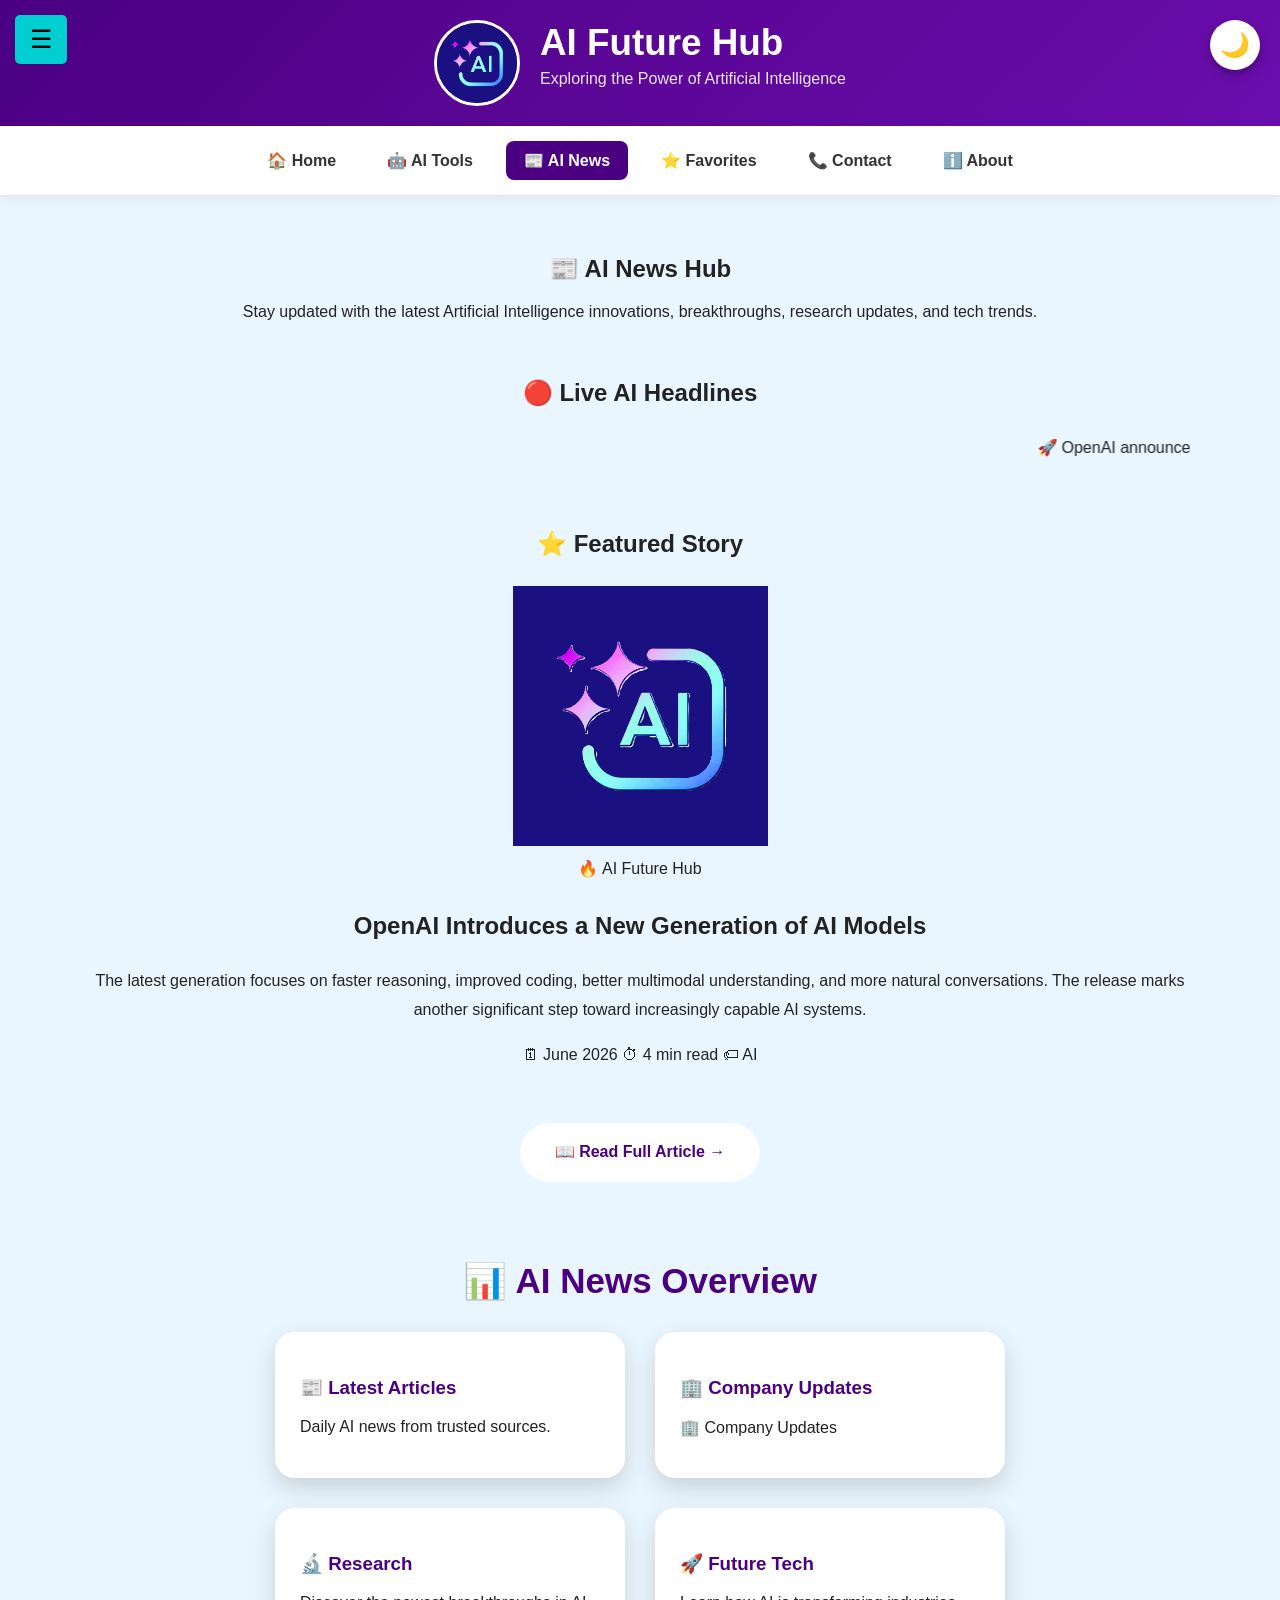
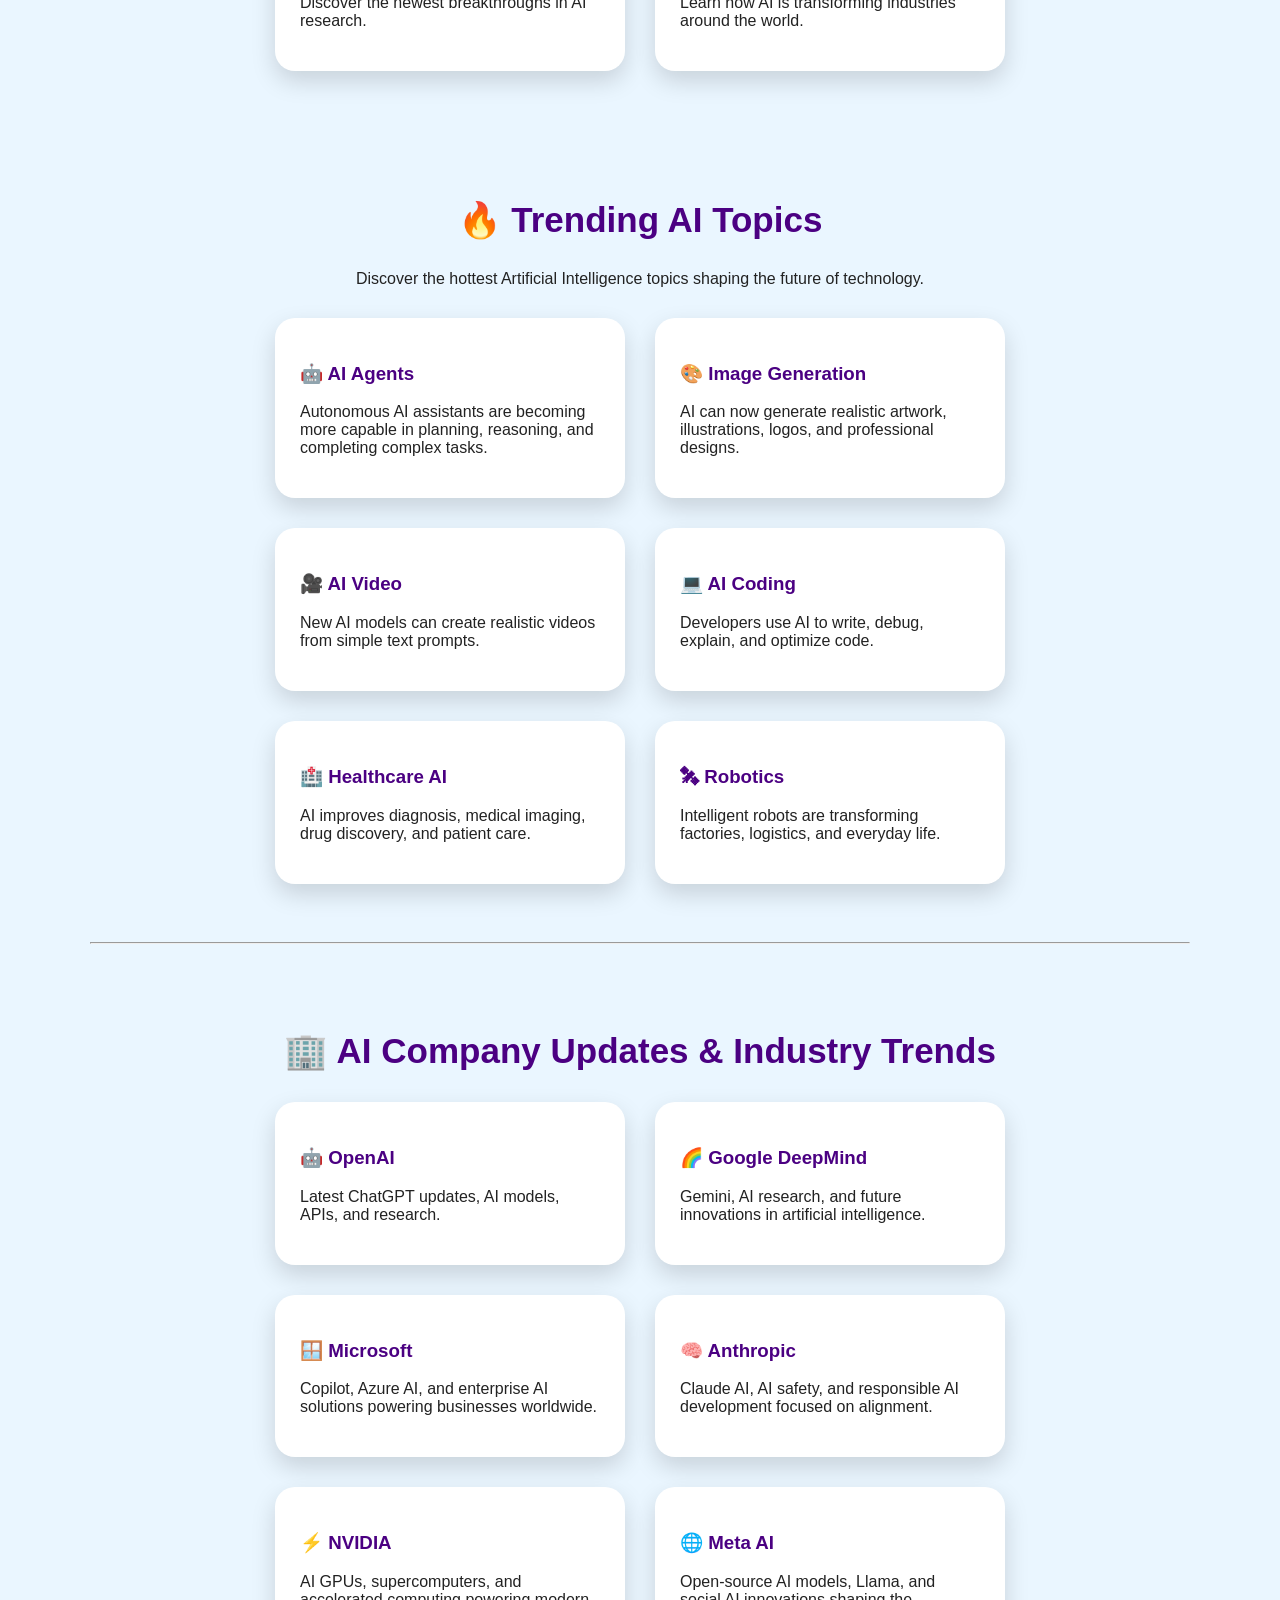
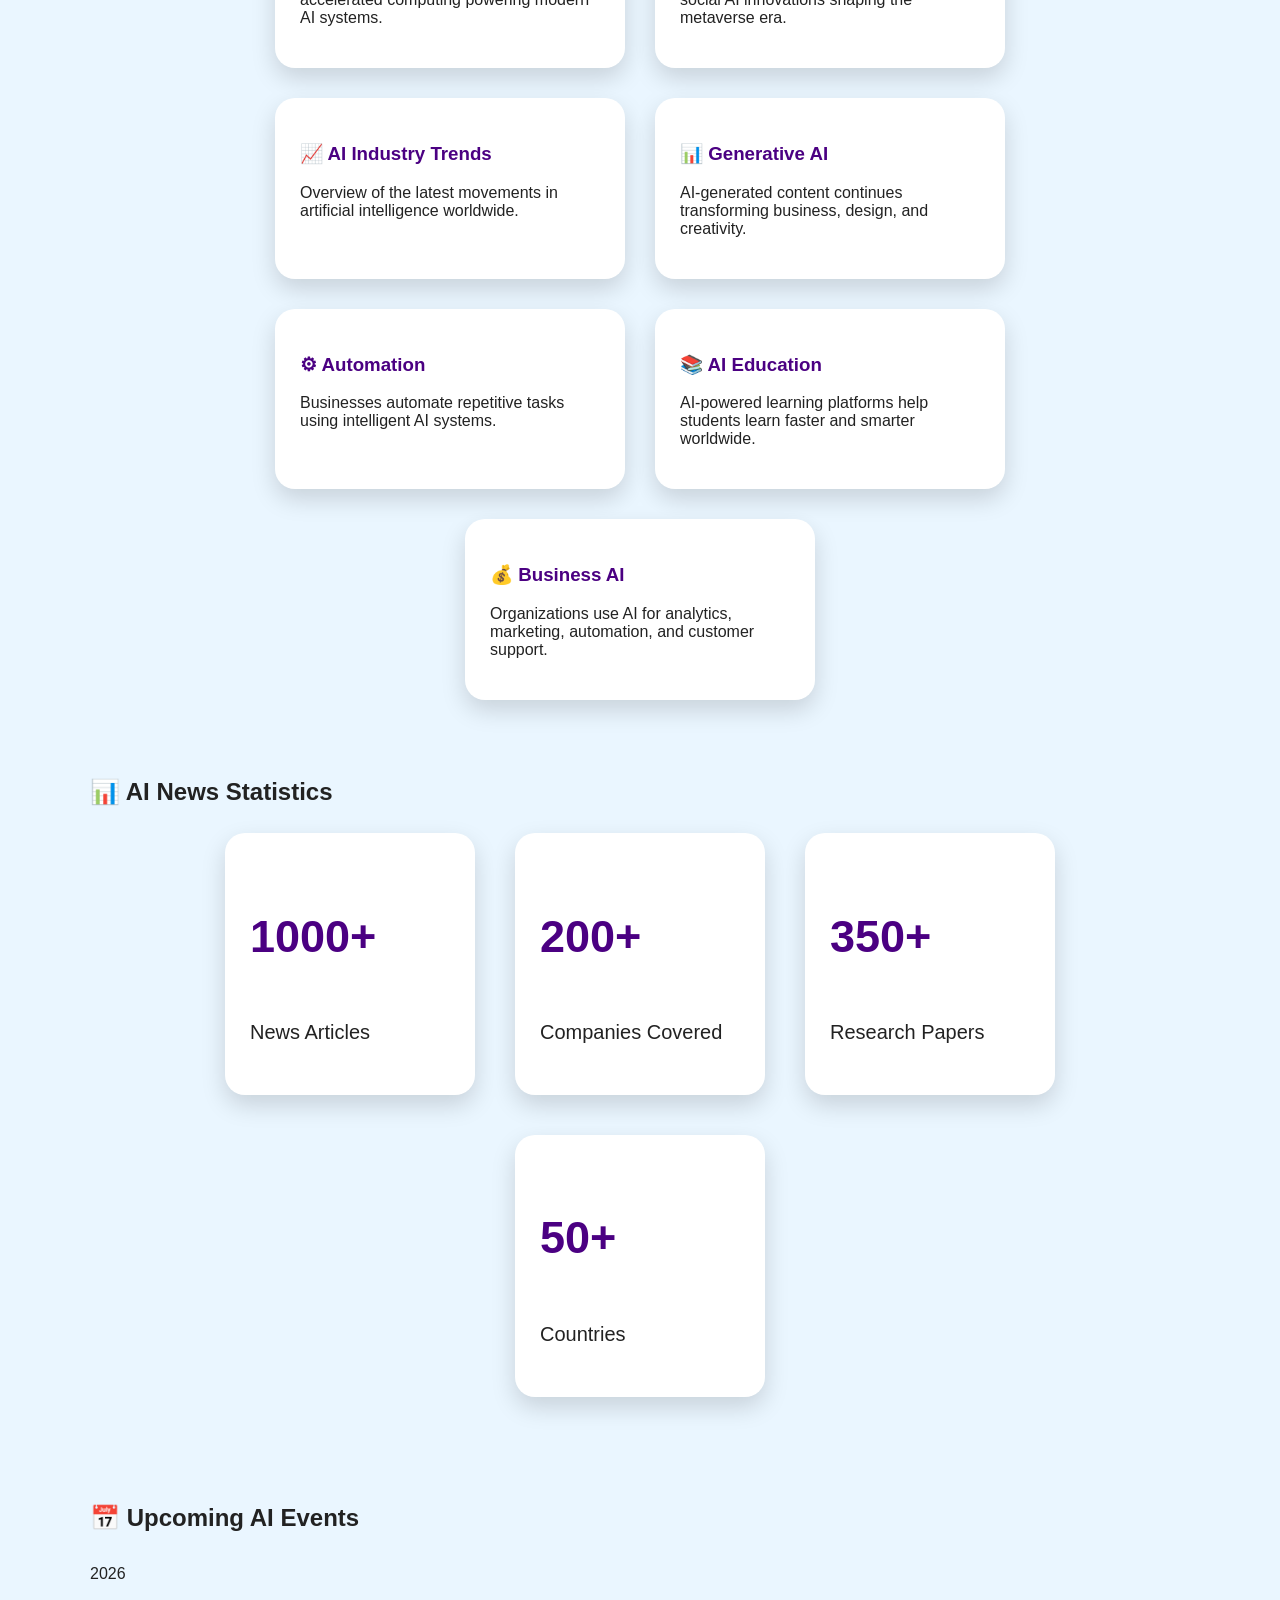
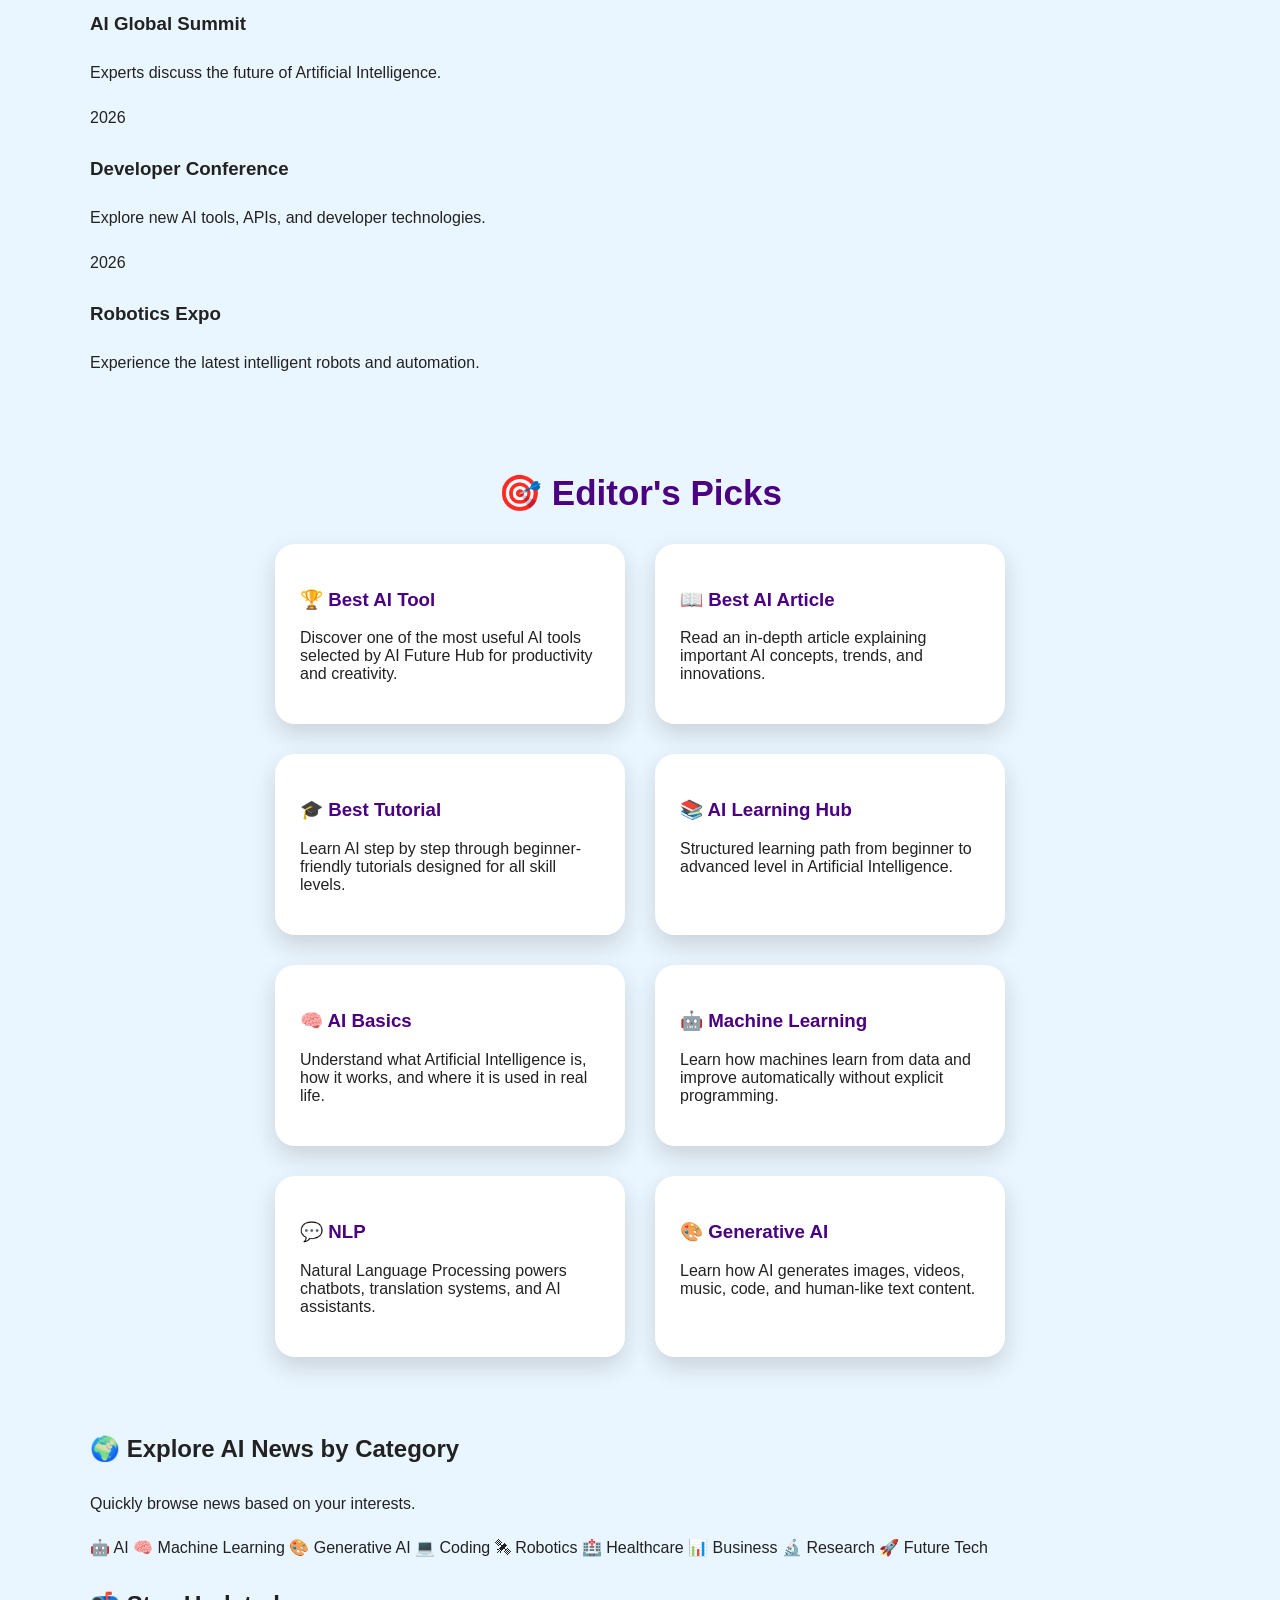
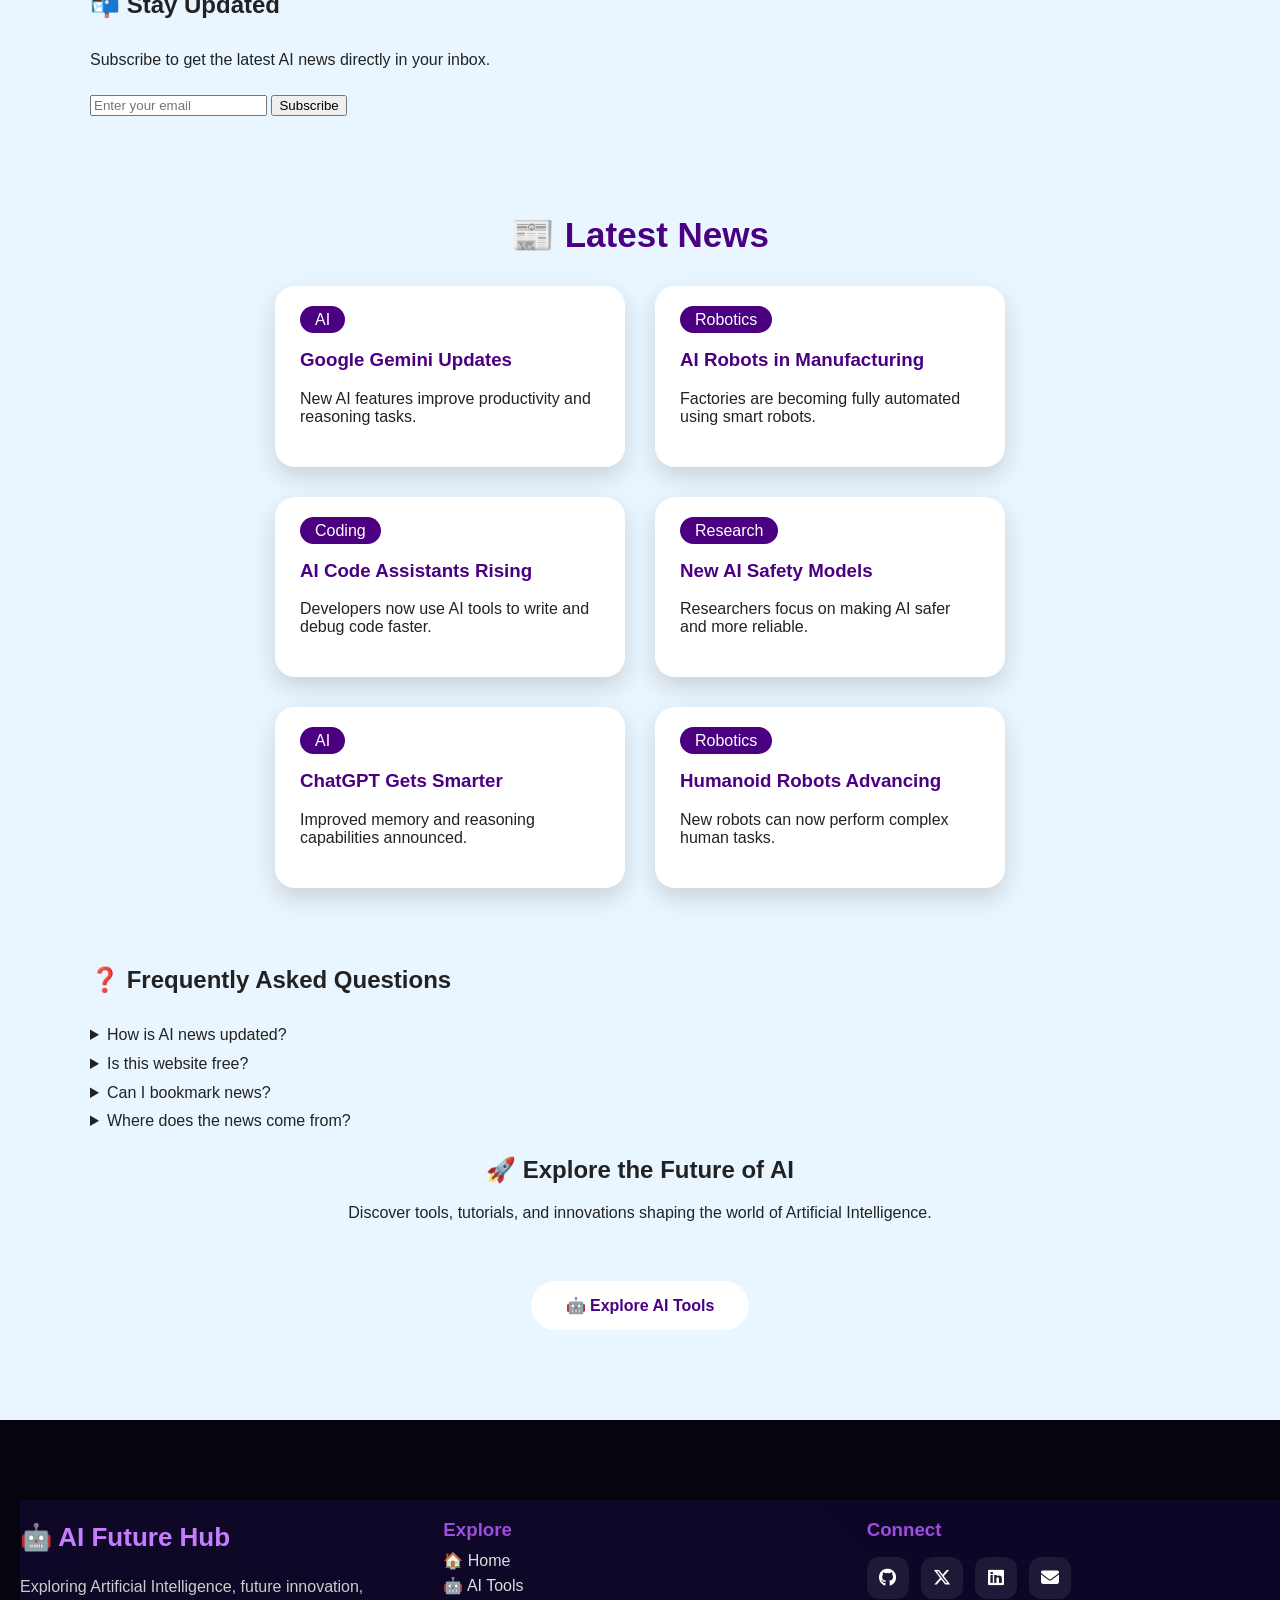
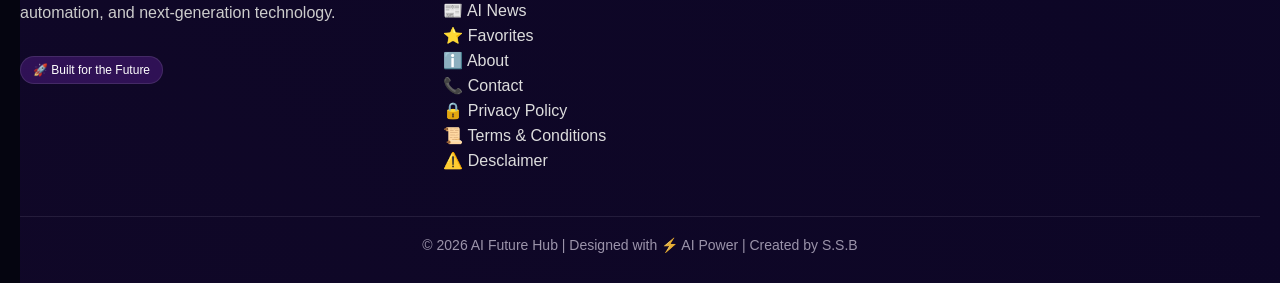
<file: news.html>
<!DOCTYPE html>
<html>

<head>


    <title>AI News - AI Future Hub</title>



    <meta charset="UTF-8">
    <meta name="viewport" content="width=device-width, initial-scale=1.0">
    <meta name="description"
        content="AI Future Hub explores artificial intelligence, AI tools, innovations, tutorials, and future technology trends.">


    <meta name="keywords"
        content="AI, Artificial Intelligence, AI tools, Machine Learning, Robotics, Future Technology">


    <meta name="author" content="AI Future Hub">

    <meta property="og:title" content="AI Future Hub">


    <meta property="og:description" content="Explore AI tools, innovations, tutorials and future technology.">




    <meta property="og:type" content="website">
    <meta property="og:url" content="https://aifuturehub.pages.dev/">
    <meta property="og:image" content="https://aifuturehub.pages.dev/ai_logo.png">


    <link rel="canonical" href="https://aifuturehub.pages.dev/">

    <meta name="twitter:card" content="summary_large_image">

    <meta name="twitter:title" content="AI Future Hub">

    <meta name="twitter:description" content="Explore AI tools and future technology">
    <meta name="twitter:image" content="https://aifuturehub.pages.dev/ai_logo.png">

    <meta name="theme-color" content="#4B0082">


    <meta name="robots" content="index, follow">

    <meta property="og:site_name" content="AI Future Hub">

    <meta property="og:locale" content="en_US">

    <link rel="stylesheet" href="https://cdnjs.cloudflare.com/ajax/libs/font-awesome/6.5.0/css/all.min.css">

    <link rel="stylesheet" href="style.css">
    <link rel="icon" href="./ai_logo.png" type="image/png">
    <link rel="shortcut icon" href="./ai_logo.png" type="image/png">

    <!-- Google tag (gtag.js) -->
    <script async src="https://www.googletagmanager.com/gtag/js?id=G-JY2QRH778F"></script>
    <script>
        window.dataLayer = window.dataLayer || [];
        function gtag() { dataLayer.push(arguments); }
        gtag('js', new Date());

        gtag('config', 'G-JY2QRH778F');
    </script>

</head>

<body>

    <div class="cursor-glow"></div>

    <div class="particles"></div>


    <button id="topBtn" title="Go to top">
        ↑
    </button>

    <button id="themeToggle" class="theme-btn">🌙</button>
    <!-- Sidebar Button -->
    <button class="menu-btn" onclick="openSidebar()">☰</button>

    <!-- Sidebar -->
    <div id="sidebar" class="sidebar">

        <a href="javascript:void(0)" class="closebtn" onclick="closeSidebar()">&times;</a>
        <a href="index.html#home">🏠 Home</a>

        <a href="tools.html">🤖 AI Tools</a>
        <a href="news.html" class="active">📰 AI News</a>
        <a href="index.html#tutorials">📚 Tutorials</a>
        <a href="favorites.html">⭐ Favorites</a>
        <a href="contact.html">📞 Contact</a>
        <a href="about.html">ℹ️ About</a>

    </div>





    <!-- Header -->
    <header class="site-header">

        <div class="logo-area">

            <img src="ai_logo.png" alt="AI Future Hub Logo" class="site-logo">

            <div>

                <h1>AI Future Hub</h1>

                <p class="tagline">
                    Exploring the Power of Artificial Intelligence
                </p>

            </div>

        </div>

    </header>




    <nav class="navbar">

        <a href="index.html">🏠 Home</a>
        <a href="tools.html">🤖 AI Tools</a>
        <a href="news.html" class="active">📰 AI News</a>
        <a href="favorites.html">⭐ Favorites</a>

        <a href="contact.html">📞 Contact</a>
        <a href="about.html">ℹ️ About</a>

    </nav>



    <main class="page-container">






        <!-- ========================= -->
        <!-- HERO SECTION -->
        <!-- ========================= -->

        <section class="page-banner">

            <h1>📰 AI News Hub</h1>

            <p>
                Stay updated with the latest Artificial Intelligence innovations,
                breakthroughs, research updates, and tech trends.
            </p>

        </section>

        <center>
            <section class="about-section">

                <h2>🔴 Live AI Headlines</h2>

                <div class="news-ticker">

                    <marquee behavior="scroll" direction="left" scrollamount="5">

                        🚀 OpenAI announces new AI models •
                        🤖 Google expands Gemini features •
                        🧠 Microsoft improves Copilot •
                        ⚡ NVIDIA launches powerful AI chips •
                        🌍 Robotics industry continues rapid growth

                    </marquee>

                </div>

            </section>







            <div id="newsContainer" class="news-container"></div>

        </center>



        <center>

            <section class="about-section">

                <h2>⭐ Featured Story</h2>

                <div class="featured-card">

                    <div class="featured-image">

                        <img src="ai_logo.png" alt="Featured AI News" class="featured-img">

                    </div>

                    <div class="featured-content">

                        <span class="news-badge">

                            🔥 AI Future Hub

                        </span>

                        <h2>

                            OpenAI Introduces a New Generation of AI Models

                        </h2>

                        <p>

                            The latest generation focuses on faster reasoning,
                            improved coding,
                            better multimodal understanding,
                            and more natural conversations.

                            The release marks another significant step
                            toward increasingly capable AI systems.

                        </p>

                        <div class="news-meta">

                            <span>🗓 June 2026</span>

                            <span>⏱ 4 min read</span>

                            <span>🏷 AI</span>

                        </div>

                        <br>

                        <a href="#" class="hero-btn">

                            📖 Read Full Article →

                        </a>

                    </div>

                </div>

            </section>

        </center>

























        <section id="news" class="news-section reveal">

            <h2> 📊 AI News Overview</h2>

            <div class="news-container">



                <div class="news-card">



                    <h3>📰 Latest Articles</h3>

                    <p>

                        Daily AI news from trusted sources.
                    </p>



                </div>





                <div class="news-card">



                    <h3>🏢 Company Updates</h3>

                    <p>

                        🏢 Company Updates
                    </p>



                </div>





                <div class="news-card">



                    <h3>🔬 Research</h3>

                    <p>

                        Discover the newest breakthroughs in AI research.
                    </p>



                </div>





                <div class="news-card">



                    <h3>🚀 Future Tech</h3>

                    <p>

                        Learn how AI is transforming industries around the world.
                    </p>



                </div>


            </div>


        </section>


        <!-- ========================= -->
        <!-- TRENDING AI TOPICS -->
        <!-- ========================= -->



        <section id="news" class="news-section reveal">


            <h2> 🔥 Trending AI Topics</h2>

            <p>

                Discover the hottest Artificial Intelligence topics
                shaping the future of technology.

            </p>


            <div class="news-container">



                <div class="news-card">



                    <h3>🤖 AI Agents</h3>

                    <p>

                        Autonomous AI assistants are becoming more capable in planning, reasoning, and completing
                        complex tasks.
                    </p>



                </div>




                <div class="news-card">



                    <h3>🎨 Image Generation</h3>

                    <p>
                        AI can now generate realistic artwork, illustrations, logos, and professional designs.
                    </p>



                </div>




                <div class="news-card">



                    <h3>🎥 AI Video</h3>

                    <p>
                        New AI models can create realistic videos from simple text prompts.
                    </p>



                </div>





                <div class="news-card">



                    <h3>💻 AI Coding</h3>

                    <p>

                        Developers use AI to write, debug, explain, and optimize code.
                    </p>



                </div>




                <div class="news-card">



                    <h3>🏥 Healthcare AI</h3>

                    <p>
                        AI improves diagnosis, medical imaging, drug discovery, and patient care.
                    </p>



                </div>




                <div class="news-card">



                    <h3>🛰 Robotics</h3>

                    <p>
                        Intelligent robots are transforming factories, logistics, and everyday life.
                    </p>



                </div>



            </div>


        </section>
        <hr>

        <section id="news" class="news-section reveal">

            <h2>🏢 AI Company Updates & Industry Trends</h2>

            <div class="news-container">

                <!-- OpenAI -->
                <div class="news-card">
                    <h3>🤖 OpenAI</h3>
                    <p>
                        Latest ChatGPT updates, AI models, APIs, and research.
                    </p>
                </div>

                <!-- Google DeepMind -->
                <div class="news-card">
                    <h3>🌈 Google DeepMind</h3>
                    <p>
                        Gemini, AI research, and future innovations in artificial intelligence.
                    </p>
                </div>

                <!-- Microsoft -->
                <div class="news-card">
                    <h3>🪟 Microsoft</h3>
                    <p>
                        Copilot, Azure AI, and enterprise AI solutions powering businesses worldwide.
                    </p>
                </div>

                <!-- Anthropic -->
                <div class="news-card">
                    <h3>🧠 Anthropic</h3>
                    <p>
                        Claude AI, AI safety, and responsible AI development focused on alignment.
                    </p>
                </div>

                <!-- NVIDIA -->
                <div class="news-card">
                    <h3>⚡ NVIDIA</h3>
                    <p>
                        AI GPUs, supercomputers, and accelerated computing powering modern AI systems.
                    </p>
                </div>

                <!-- Meta AI -->
                <div class="news-card">
                    <h3>🌐 Meta AI</h3>
                    <p>
                        Open-source AI models, Llama, and social AI innovations shaping the metaverse era.
                    </p>
                </div>

                <!-- AI Industry Trends -->
                <div class="news-card">
                    <h3>📈 AI Industry Trends</h3>
                    <p>
                        Overview of the latest movements in artificial intelligence worldwide.
                    </p>
                </div>

                <!-- Generative AI -->
                <div class="news-card">
                    <h3>📊 Generative AI</h3>
                    <p>
                        AI-generated content continues transforming business, design, and creativity.
                    </p>
                </div>

                <!-- Automation -->
                <div class="news-card">
                    <h3>⚙ Automation</h3>
                    <p>
                        Businesses automate repetitive tasks using intelligent AI systems.
                    </p>
                </div>

                <!-- AI Education -->
                <div class="news-card">
                    <h3>📚 AI Education</h3>
                    <p>
                        AI-powered learning platforms help students learn faster and smarter worldwide.
                    </p>
                </div>

                <!-- Business AI -->
                <div class="news-card">
                    <h3>💰 Business AI</h3>
                    <p>
                        Organizations use AI for analytics, marketing, automation, and customer support.
                    </p>
                </div>

            </div>
        </section>

        <!-- ========================= -->
        <!-- NEWS STATS -->
        <!-- ========================= -->

        <section class="about-section">

            <h2>📊 AI News Statistics</h2>

            <div class="stats-container">

                <div class="stat-box">

                    <h1 class="counter" data-target="1000">0</h1>

                    <p>News Articles</p>

                </div>

                <div class="stat-box">

                    <h1 class="counter" data-target="200">0</h1>

                    <p>Companies Covered</p>

                </div>

                <div class="stat-box">

                    <h1 class="counter" data-target="350">0</h1>

                    <p>Research Papers</p>

                </div>

                <div class="stat-box">

                    <h1 class="counter" data-target="50">0</h1>

                    <p>Countries</p>

                </div>

            </div>

        </section>





        <!-- ========================= -->
        <!-- UPCOMING EVENTS -->
        <!-- ========================= -->


        <main class="page-container">


        </main>







        <section class="about-section">

            <h2>📅 Upcoming AI Events</h2>

            <div class="timeline">

                <div class="timeline-item">

                    <span class="year">2026</span>

                    <h3>AI Global Summit</h3>

                    <p>

                        Experts discuss the future of Artificial Intelligence.

                    </p>

                </div>

                <div class="timeline-item">

                    <span class="year">2026</span>

                    <h3>Developer Conference</h3>

                    <p>

                        Explore new AI tools,
                        APIs,
                        and developer technologies.

                    </p>

                </div>

                <div class="timeline-item">

                    <span class="year">2026</span>

                    <h3>Robotics Expo</h3>

                    <p>

                        Experience the latest
                        intelligent robots and automation.

                    </p>

                </div>

            </div>

        </section>

        <section id="editor-picks" class="news-section reveal">

            <h2>🎯 Editor's Picks</h2>

            <div class="news-container">

                <!-- Best AI Tool -->
                <div class="news-card">
                    <h3>🏆 Best AI Tool</h3>
                    <p>
                        Discover one of the most useful AI tools selected by AI Future Hub for productivity and
                        creativity.
                    </p>
                </div>

                <!-- Best AI Article -->
                <div class="news-card">
                    <h3>📖 Best AI Article</h3>
                    <p>
                        Read an in-depth article explaining important AI concepts, trends, and innovations.
                    </p>
                </div>

                <!-- Best Tutorial -->
                <div class="news-card">
                    <h3>🎓 Best Tutorial</h3>
                    <p>
                        Learn AI step by step through beginner-friendly tutorials designed for all skill levels.
                    </p>
                </div>

                <!-- AI Learning Hub -->
                <div class="news-card">
                    <h3>📚 AI Learning Hub</h3>
                    <p>
                        Structured learning path from beginner to advanced level in Artificial Intelligence.
                    </p>
                </div>

                <!-- AI Basics -->
                <div class="news-card">
                    <h3>🧠 AI Basics</h3>
                    <p>
                        Understand what Artificial Intelligence is, how it works, and where it is used in real life.
                    </p>
                </div>

                <!-- Machine Learning -->
                <div class="news-card">
                    <h3>🤖 Machine Learning</h3>
                    <p>
                        Learn how machines learn from data and improve automatically without explicit programming.
                    </p>
                </div>

                <!-- NLP -->
                <div class="news-card">
                    <h3>💬 NLP</h3>
                    <p>
                        Natural Language Processing powers chatbots, translation systems, and AI assistants.
                    </p>
                </div>

                <!-- Generative AI -->
                <div class="news-card">
                    <h3>🎨 Generative AI</h3>
                    <p>
                        Learn how AI generates images, videos, music, code, and human-like text content.
                    </p>
                </div>

            </div>
        </section>


        <!-- ========================= -->
        <!-- EXPLORE BY CATEGORY -->
        <!-- ========================= -->

        <section class="about-section">

            <h2>🌍 Explore AI News by Category</h2>

            <p>
                Quickly browse news based on your interests.
            </p>

            <div class="tags">

                <span>🤖 AI</span>
                <span>🧠 Machine Learning</span>
                <span>🎨 Generative AI</span>
                <span>💻 Coding</span>
                <span>🛰 Robotics</span>
                <span>🏥 Healthcare</span>
                <span>📊 Business</span>
                <span>🔬 Research</span>
                <span>🚀 Future Tech</span>

            </div>

        </section>






        <!-- ========================= -->
        <!-- NEWSLETTER -->
        <!-- ========================= -->

        <section class="about-section">

            <h2>📬 Stay Updated</h2>

            <p>
                Subscribe to get the latest AI news directly in your inbox.
            </p>

            <div class="newsletter-box">

                <input type="email" id="emailInput" placeholder="Enter your email">

                <button onclick="subscribeNewsletter()">

                    Subscribe

                </button>

            </div>

            <p id="subscribeMessage"></p>

        </section>














        <!-- ========================= -->
        <!-- NEWS GRID -->
        <!-- ========================= -->

        <section class="news-section">

            <h2>📰 Latest News</h2>

            <div class="news-container">

                <div class="news-card ai">
                    <span>AI</span>
                    <h3>Google Gemini Updates</h3>
                    <p>New AI features improve productivity and reasoning tasks.</p>
                </div>

                <div class="news-card robotics">
                    <span>Robotics</span>
                    <h3>AI Robots in Manufacturing</h3>
                    <p>Factories are becoming fully automated using smart robots.</p>
                </div>

                <div class="news-card coding">
                    <span>Coding</span>
                    <h3>AI Code Assistants Rising</h3>
                    <p>Developers now use AI tools to write and debug code faster.</p>
                </div>

                <div class="news-card research">
                    <span>Research</span>
                    <h3>New AI Safety Models</h3>
                    <p>Researchers focus on making AI safer and more reliable.</p>
                </div>

                <div class="news-card ai">
                    <span>AI</span>
                    <h3>ChatGPT Gets Smarter</h3>
                    <p>Improved memory and reasoning capabilities announced.</p>
                </div>

                <div class="news-card robotics">
                    <span>Robotics</span>
                    <h3>Humanoid Robots Advancing</h3>
                    <p>New robots can now perform complex human tasks.</p>
                </div>

            </div>

        </section>





        <!-- ========================= -->
        <!-- FAQ -->
        <!-- ========================= -->

        <section class="about-section">

            <h2>❓ Frequently Asked Questions</h2>

            <details>

                <summary>How is AI news updated?</summary>

                <p>
                    News will be automatically fetched using RSS feeds
                    and GitHub Actions in the next phase.
                </p>

            </details>

            <details>

                <summary>Is this website free?</summary>

                <p>
                    Yes, AI Future Hub is completely free for everyone.
                </p>

            </details>

            <details>

                <summary>Can I bookmark news?</summary>

                <p>
                    Yes, you will be able to save articles in Favorites.
                </p>

            </details>

            <details>

                <summary>Where does the news come from?</summary>

                <p>
                    Trusted AI blogs, research sources,
                    and technology news platforms.
                </p>

            </details>

        </section>







        <!-- ========================= -->
        <!-- CALL TO ACTION -->
        <!-- ========================= -->

        <section class="page-banner">

            <h2>🚀 Explore the Future of AI</h2>

            <p>
                Discover tools, tutorials, and innovations shaping the world of Artificial Intelligence.
            </p>

            <br>

            <a href="tools.html" class="hero-btn">

                🤖 Explore AI Tools

            </a>

        </section>







    </main>


    <!-- BACK TO TOP -->

    <button id="topBtn" title="Go to top">
        ↑
    </button>







    <footer class="footer-ultra">

        <!-- animated background layer -->
        <div class="footer-bg-animation"></div>

        <!-- wave top -->
        <div class="footer-wave"></div>

        <div class="footer-container-ultra">

            <!-- BRAND -->
            <div class="footer-box-ultra">

                <h2>🤖 AI Future Hub</h2>

                <p>
                    Exploring Artificial Intelligence,
                    future innovation, automation,
                    and next-generation technology.
                </p>

                <div class="ai-tag">
                    🚀 Built for the Future
                </div>

            </div>

            <!-- LINKS -->
            <div class="footer-box-ultra">

                <h3>Explore</h3>

                <a href="index.html">🏠 Home</a>
                <a href="tools.html">🤖 AI Tools</a>
                <a href="news.html">📰 AI News</a>
                <a href="favorites.html">⭐ Favorites</a>
                <a href="about.html">ℹ️ About</a>
                <a href="contact.html">📞 Contact</a>
                <a href="privacy-policy.html">🔒 Privacy Policy</a>
                <a href="terms-conditions.html">📜 Terms &amp; Conditions</a>
                <a href="desclaimer.html">⚠️ Desclaimer</a>

            </div>

            <!-- SOCIAL -->
            <div class="footer-box-ultra">

                <h3>Connect</h3>

                <div class="social-ultra">

                    <a href="#" onclick="alert('GitHub link not added yet')"><i class="fab fa-github"></i></a>
                    <a href="#" onclick="alert('Twitter/X link not added yet')"><i class="fab fa-x-twitter"></i></a>
                    <a href="#" onclick="alert('LinkedIn link not added yet')"><i class="fab fa-linkedin"></i></a>
                    <a href="#" onclick="alert('Email will be added later')"><i class="fas fa-envelope"></i></a>

                </div>

            </div>

        </div>

        <div class="footer-bottom-ultra">
            © 2026 AI Future Hub | Designed with ⚡ AI Power | Created by S.S.B
        </div>

    </footer>


    <script type="module" src="script.js"></script>
</body>

</html>
</file>
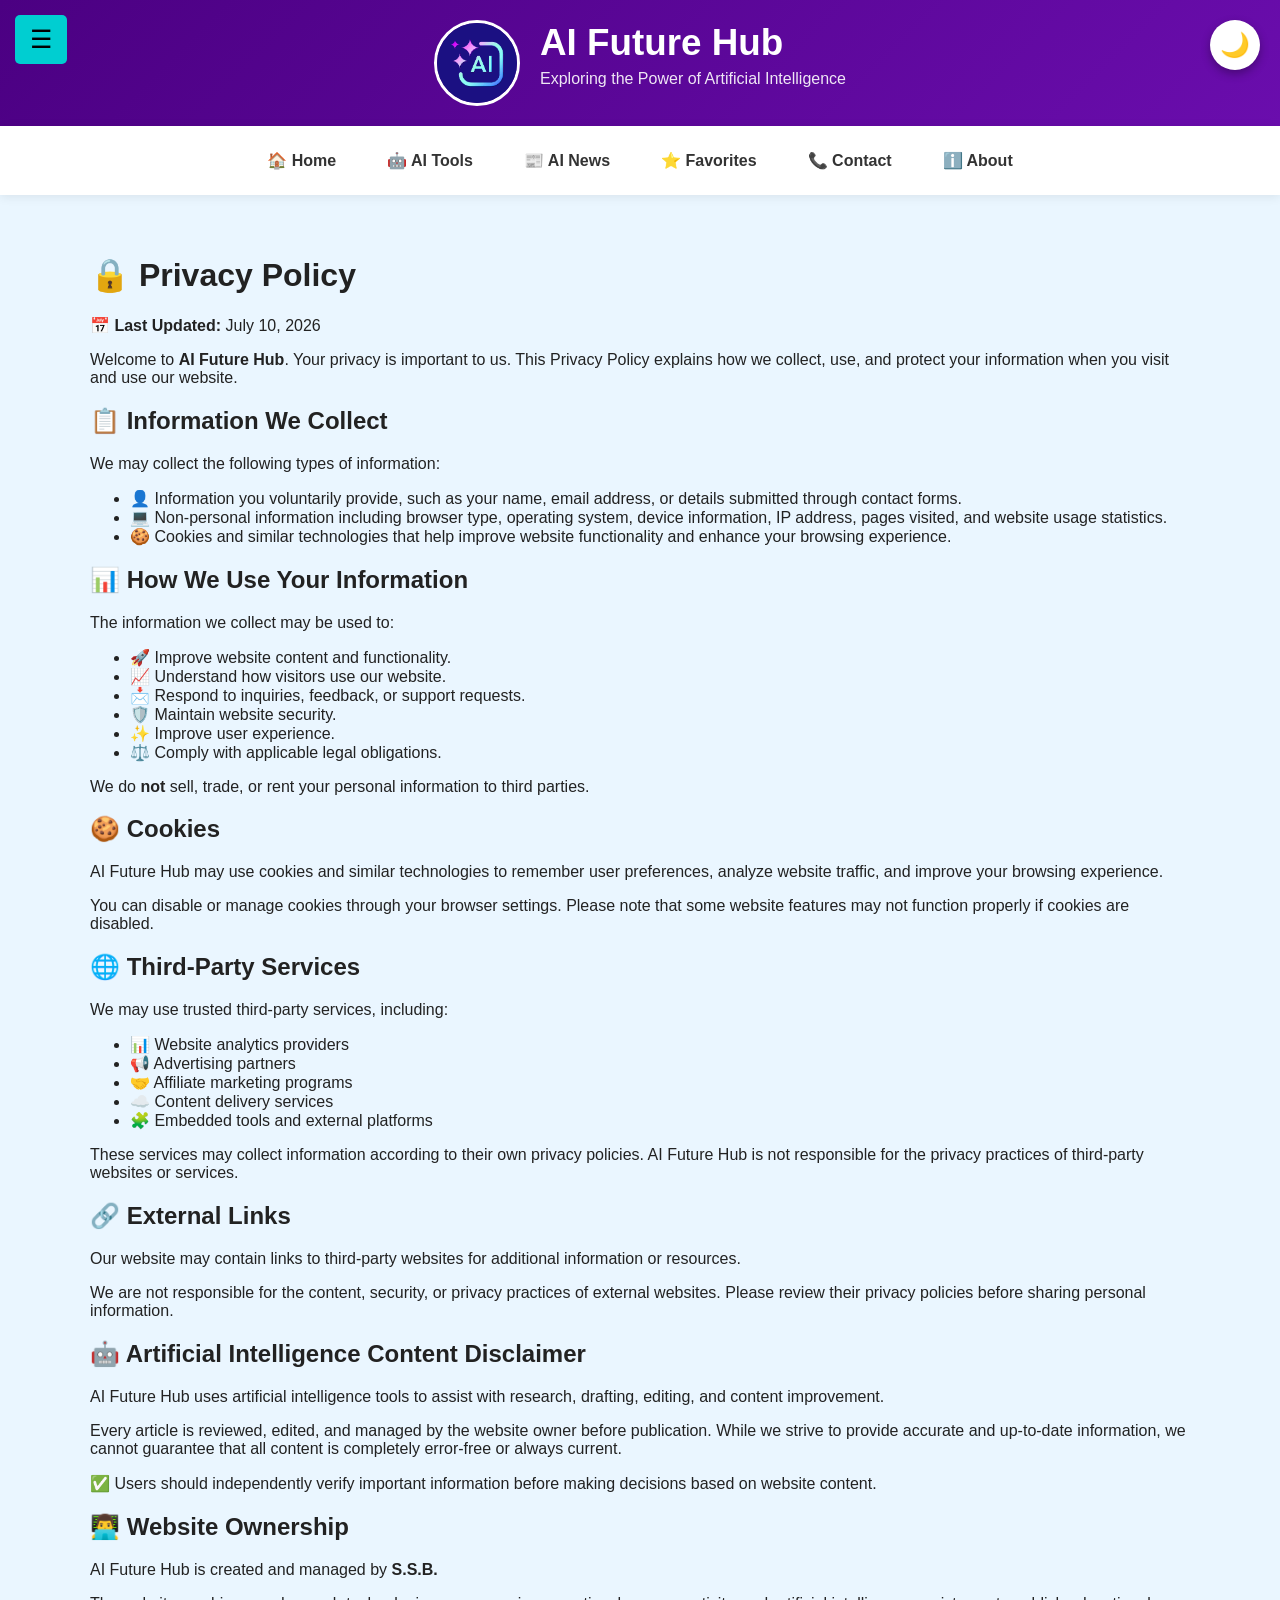
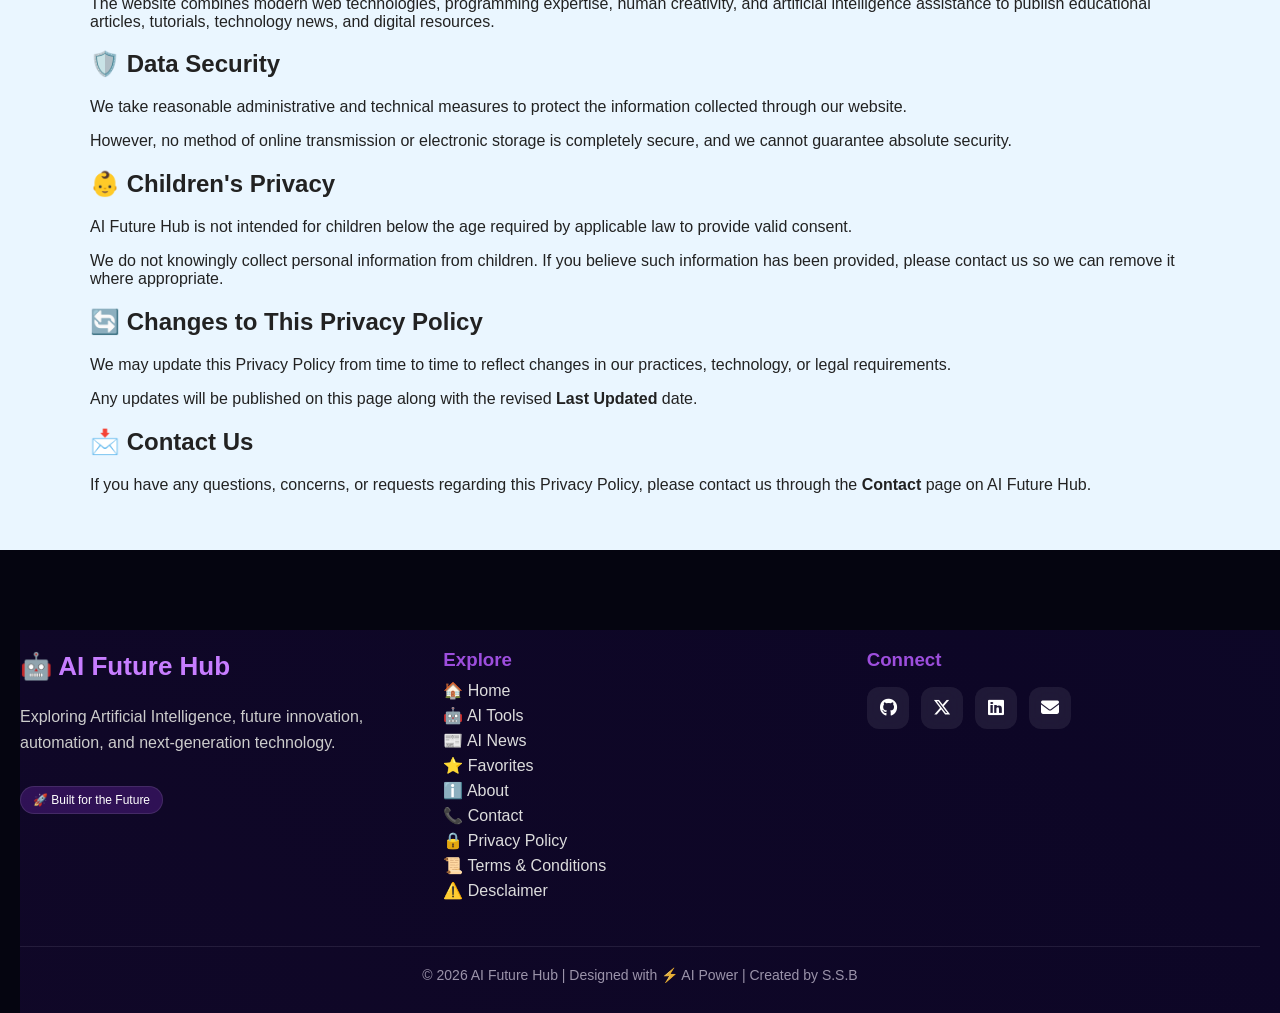
<file: privacy-policy.html>
<!DOCTYPE html>
<html lang="en">

<head>
    <title>Privacy Policy - AI Future Hub</title>




    <meta charset="UTF-8">
    <meta name="viewport" content="width=device-width, initial-scale=1.0">
    <meta name="description"
        content="AI Future Hub explores artificial intelligence, AI tools, innovations, tutorials, and future technology trends.">


    <meta name="keywords"
        content="AI, Artificial Intelligence, AI tools, Machine Learning, Robotics, Future Technology">


    <meta name="author" content="AI Future Hub">

    <meta property="og:title" content="AI Future Hub">


    <meta property="og:description" content="Explore AI tools, innovations, tutorials and future technology.">




    <meta property="og:type" content="website">
    <meta property="og:url" content="https://aifuturehub.pages.dev/">
    <meta property="og:image" content="https://aifuturehub.pages.dev/ai_logo.png">


    <link rel="canonical" href="https://aifuturehub.pages.dev/">

    <meta name="twitter:card" content="summary_large_image">

    <meta name="twitter:title" content="AI Future Hub">

    <meta name="twitter:description" content="Explore AI tools and future technology">
    <meta name="twitter:image" content="https://aifuturehub.pages.dev/ai_logo.png">

    <meta name="theme-color" content="#4B0082">


    <meta name="robots" content="index, follow">

    <meta property="og:site_name" content="AI Future Hub">

    <meta property="og:locale" content="en_US">

    <link rel="stylesheet" href="https://cdnjs.cloudflare.com/ajax/libs/font-awesome/6.5.0/css/all.min.css">

    <link rel="stylesheet" href="style.css">
    <link rel="stylesheet" href="contact.css">
    <link rel="icon" href="./ai_logo.png" type="image/png">
    <link rel="shortcut icon" href="./ai_logo.png" type="image/png">

    <!-- Google tag (gtag.js) -->
    <script async src="https://www.googletagmanager.com/gtag/js?id=G-JY2QRH778F"></script>
    <script>
        window.dataLayer = window.dataLayer || [];
        function gtag() { dataLayer.push(arguments); }
        gtag('js', new Date());

        gtag('config', 'G-JY2QRH778F');
    </script>



</head>

<body>

    <div class="particles"></div>

    <div class="cursor-glow"></div>

    <button id="topBtn" title="Go to top">
        ↑
    </button>

    <button id="themeToggle" class="theme-btn">🌙</button>

    <!-- Sidebar Button -->
    <button class="menu-btn" onclick="openSidebar()">☰</button>

    <!-- Sidebar -->
    <div id="sidebar" class="sidebar">

        <a href="javascript:void(0)" class="closebtn" onclick="closeSidebar()">&times;</a>

        <a href="index.html">🏠 Home</a>

        <a href="tools.html">🤖 AI Tools</a>
        <a href="news.html">📰 AI News</a>
        <a href="index.html#tutorials">📚 Tutorials</a>
        <a href="favorites.html">⭐ Favorites</a>

        <a href="about.html">ℹ️ About</a>


    </div>



    <header class="site-header">

        <div class="logo-area">

            <img src="ai_logo.png" alt="AI Future Hub Logo" class="site-logo">

            <div>

                <h1>AI Future Hub</h1>

                <p class="tagline">
                    Exploring the Power of Artificial Intelligence
                </p>

            </div>

        </div>

    </header>



    <nav class="navbar">

        <a href="index.html">🏠 Home</a>
        <a href="tools.html">🤖 AI Tools</a>
        <a href="news.html">📰 AI News</a>
        <a href="favorites.html">⭐ Favorites</a>
        <a href="contact.html">📞 Contact</a>
        <a href="about.html">ℹ️ About</a>

    </nav>





    <main class="page-container">



        <h1>🔒 Privacy Policy</h1>

        <p><strong>📅 Last Updated:</strong> July 10, 2026</p>

        <p>
            Welcome to <strong>AI Future Hub</strong>. Your privacy is important to us.
            This Privacy Policy explains how we collect, use, and protect your
            information when you visit and use our website.
        </p>

        <section>
            <h2>📋 Information We Collect</h2>

            <p>We may collect the following types of information:</p>

            <ul>
                <li>👤 Information you voluntarily provide, such as your name, email address, or details submitted
                    through contact forms.</li>
                <li>💻 Non-personal information including browser type, operating system, device information, IP
                    address, pages visited, and website usage statistics.</li>
                <li>🍪 Cookies and similar technologies that help improve website functionality and enhance your
                    browsing experience.</li>
            </ul>
        </section>

        <section>
            <h2>📊 How We Use Your Information</h2>

            <p>The information we collect may be used to:</p>

            <ul>
                <li>🚀 Improve website content and functionality.</li>
                <li>📈 Understand how visitors use our website.</li>
                <li>📩 Respond to inquiries, feedback, or support requests.</li>
                <li>🛡️ Maintain website security.</li>
                <li>✨ Improve user experience.</li>
                <li>⚖️ Comply with applicable legal obligations.</li>
            </ul>

            <p>
                We do <strong>not</strong> sell, trade, or rent your personal
                information to third parties.
            </p>
        </section>

        <section>
            <h2>🍪 Cookies</h2>

            <p>
                AI Future Hub may use cookies and similar technologies to remember user
                preferences, analyze website traffic, and improve your browsing
                experience.
            </p>

            <p>
                You can disable or manage cookies through your browser settings.
                Please note that some website features may not function properly if
                cookies are disabled.
            </p>
        </section>

        <section>
            <h2>🌐 Third-Party Services</h2>

            <p>We may use trusted third-party services, including:</p>

            <ul>
                <li>📊 Website analytics providers</li>
                <li>📢 Advertising partners</li>
                <li>🤝 Affiliate marketing programs</li>
                <li>☁️ Content delivery services</li>
                <li>🧩 Embedded tools and external platforms</li>
            </ul>

            <p>
                These services may collect information according to their own privacy
                policies. AI Future Hub is not responsible for the privacy practices of
                third-party websites or services.
            </p>
        </section>

        <section>
            <h2>🔗 External Links</h2>

            <p>
                Our website may contain links to third-party websites for additional
                information or resources.
            </p>

            <p>
                We are not responsible for the content, security, or privacy practices
                of external websites. Please review their privacy policies before
                sharing personal information.
            </p>
        </section>

        <section>
            <h2>🤖 Artificial Intelligence Content Disclaimer</h2>

            <p>
                AI Future Hub uses artificial intelligence tools to assist with
                research, drafting, editing, and content improvement.
            </p>

            <p>
                Every article is reviewed, edited, and managed by the website owner
                before publication. While we strive to provide accurate and up-to-date
                information, we cannot guarantee that all content is completely
                error-free or always current.
            </p>

            <p>
                ✅ Users should independently verify important information before making
                decisions based on website content.
            </p>
        </section>

        <section>
            <h2>👨‍💻 Website Ownership</h2>

            <p>
                AI Future Hub is created and managed by <strong>S.S.B.</strong>
            </p>

            <p>
                The website combines modern web technologies, programming expertise,
                human creativity, and artificial intelligence assistance to publish
                educational articles, tutorials, technology news, and digital
                resources.
            </p>
        </section>

        <section>
            <h2>🛡️ Data Security</h2>

            <p>
                We take reasonable administrative and technical measures to protect the
                information collected through our website.
            </p>

            <p>
                However, no method of online transmission or electronic storage is
                completely secure, and we cannot guarantee absolute security.
            </p>
        </section>

        <section>
            <h2>👶 Children's Privacy</h2>

            <p>
                AI Future Hub is not intended for children below the age required by
                applicable law to provide valid consent.
            </p>

            <p>
                We do not knowingly collect personal information from children. If you
                believe such information has been provided, please contact us so we can
                remove it where appropriate.
            </p>
        </section>

        <section>
            <h2>🔄 Changes to This Privacy Policy</h2>

            <p>
                We may update this Privacy Policy from time to time to reflect changes
                in our practices, technology, or legal requirements.
            </p>

            <p>
                Any updates will be published on this page along with the revised
                <strong>Last Updated</strong> date.
            </p>
        </section>

        <section>
            <h2>📩 Contact Us</h2>

            <p>
                If you have any questions, concerns, or requests regarding this Privacy
                Policy, please contact us through the <strong>Contact</strong> page on
                AI Future Hub.
            </p>
        </section>





    </main>








    <footer class="footer-ultra">

        <!-- animated background layer -->
        <div class="footer-bg-animation"></div>

        <!-- wave top -->
        <div class="footer-wave"></div>

        <div class="footer-container-ultra">

            <!-- BRAND -->
            <div class="footer-box-ultra">

                <h2>🤖 AI Future Hub</h2>

                <p>
                    Exploring Artificial Intelligence,
                    future innovation, automation,
                    and next-generation technology.
                </p>

                <div class="ai-tag">
                    🚀 Built for the Future
                </div>

            </div>

            <!-- LINKS -->
            <div class="footer-box-ultra">

                <h3>Explore</h3>

                <a href="index.html">🏠 Home</a>
                <a href="tools.html">🤖 AI Tools</a>
                <a href="news.html">📰 AI News</a>
                <a href="favorites.html">⭐ Favorites</a>
                <a href="about.html">ℹ️ About</a>
                <a href="contact.html">📞 Contact</a>
                <a href="privacy-policy.html">🔒 Privacy Policy</a>
                <a href="terms-conditions.html">📜 Terms &amp; Conditions</a>
                <a href="desclaimer.html">⚠️ Desclaimer</a>

            </div>

            <!-- SOCIAL -->
            <div class="footer-box-ultra">

                <h3>Connect</h3>

                <div class="social-ultra">

                    <a href="#" onclick="alert('GitHub link not added yet')"><i class="fab fa-github"></i></a>
                    <a href="#" onclick="alert('Twitter/X link not added yet')"><i class="fab fa-x-twitter"></i></a>
                    <a href="#" onclick="alert('LinkedIn link not added yet')"><i class="fab fa-linkedin"></i></a>
                    <a href="#" onclick="alert('Email will be added later')"><i class="fas fa-envelope"></i></a>

                </div>

            </div>

        </div>

        <div class="footer-bottom-ultra">
            © 2026 AI Future Hub | Designed with ⚡ AI Power | Created by S.S.B
        </div>

    </footer>




    <button id="topBtn" title="Go to top">
        ↑
    </button>


    <script type="module" src="script.js"></script>


</body>

</html>
</file>
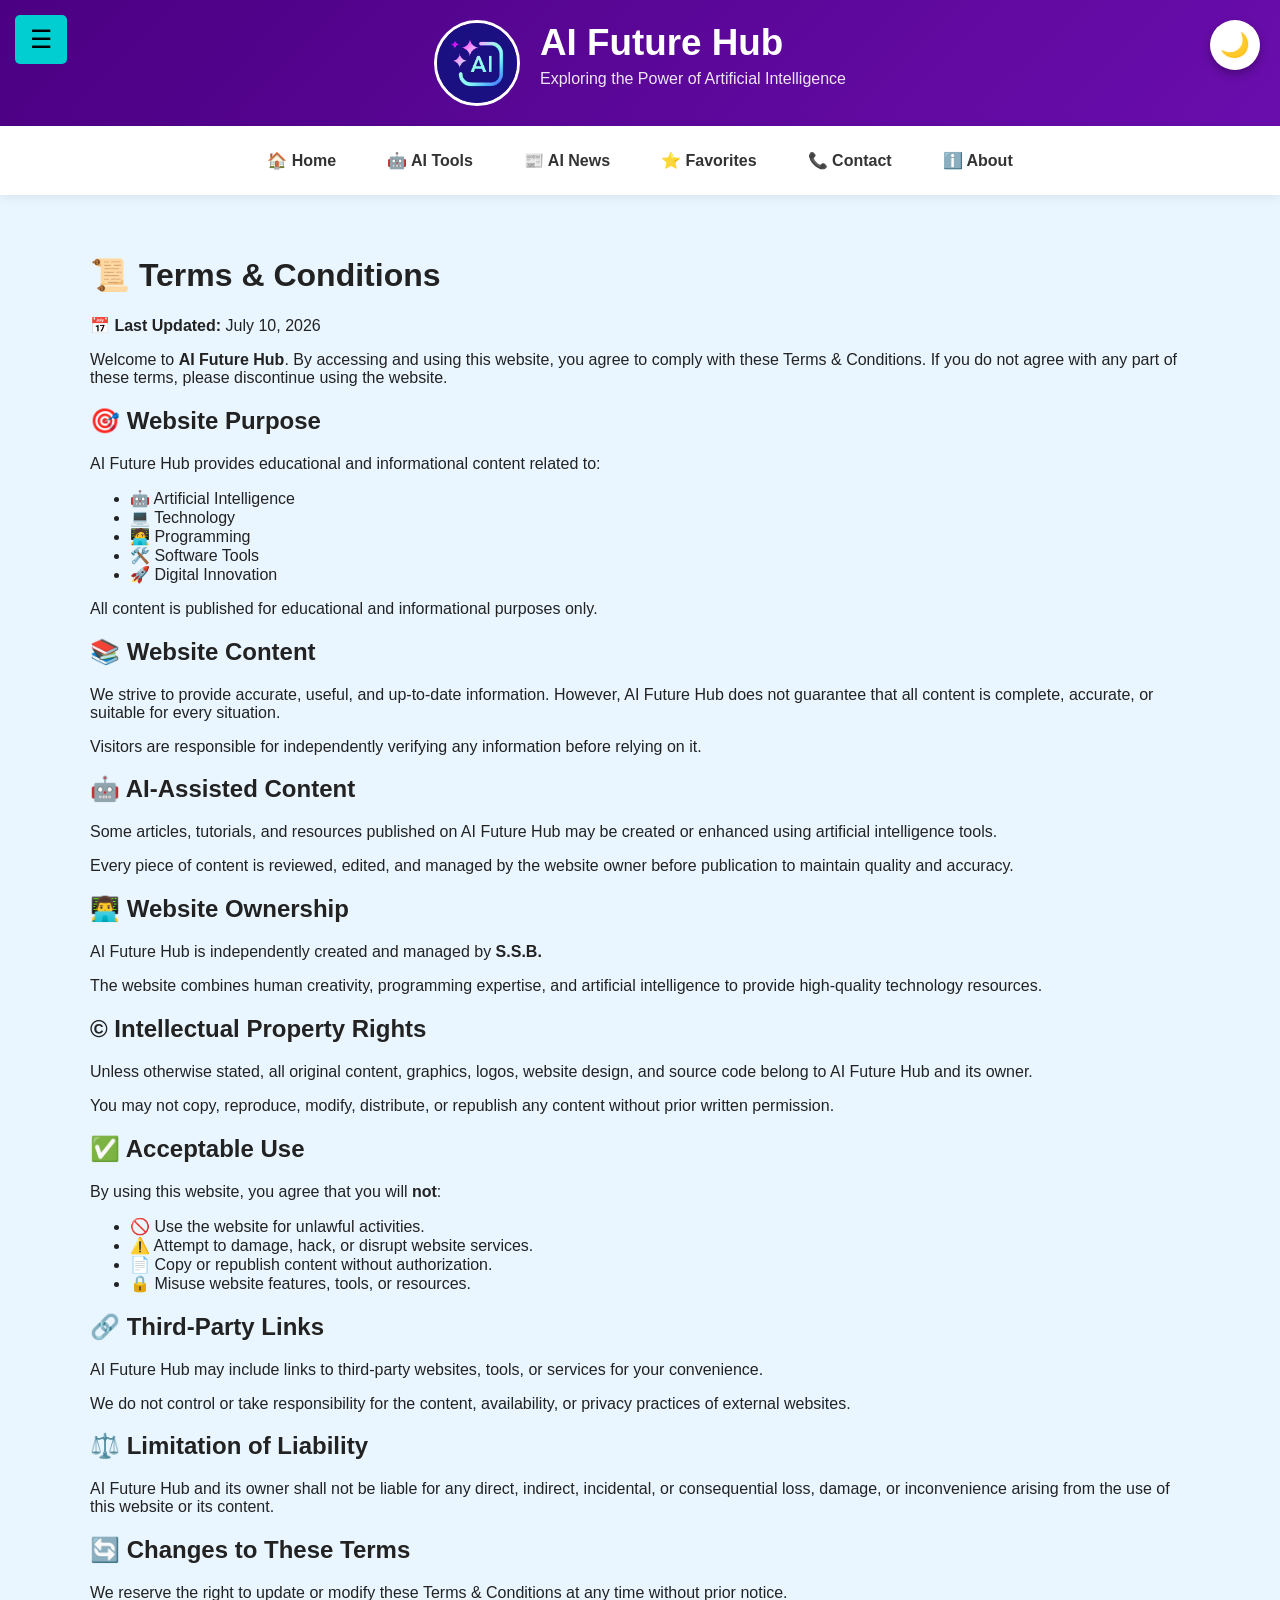
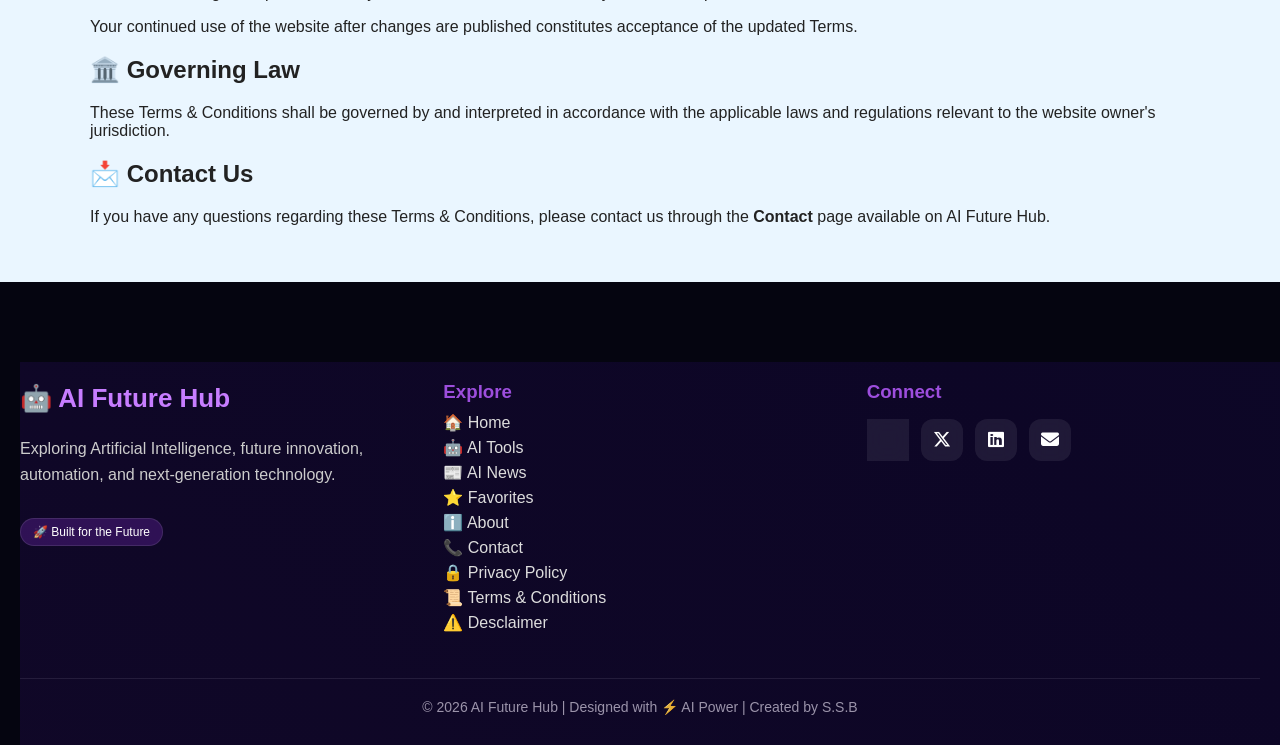
<file: terms-conditions.html>
<!DOCTYPE html>
<html lang="en">

<head>
    <title>Terms & Conditions - AI Future Hub</title>




    <meta charset="UTF-8">
    <meta name="viewport" content="width=device-width, initial-scale=1.0">
    <meta name="description"
        content="AI Future Hub explores artificial intelligence, AI tools, innovations, tutorials, and future technology trends.">


    <meta name="keywords"
        content="AI, Artificial Intelligence, AI tools, Machine Learning, Robotics, Future Technology">


    <meta name="author" content="AI Future Hub">

    <meta property="og:title" content="AI Future Hub">


    <meta property="og:description" content="Explore AI tools, innovations, tutorials and future technology.">




    <meta property="og:type" content="website">
    <meta property="og:url" content="https://aifuturehub.pages.dev/">
    <meta property="og:image" content="https://aifuturehub.pages.dev/ai_logo.png">


    <link rel="canonical" href="https://aifuturehub.pages.dev/">

    <meta name="twitter:card" content="summary_large_image">

    <meta name="twitter:title" content="AI Future Hub">

    <meta name="twitter:description" content="Explore AI tools and future technology">
    <meta name="twitter:image" content="https://aifuturehub.pages.dev/ai_logo.png">

    <meta name="theme-color" content="#4B0082">


    <meta name="robots" content="index, follow">

    <meta property="og:site_name" content="AI Future Hub">

    <meta property="og:locale" content="en_US">

    <link rel="stylesheet" href="https://cdnjs.cloudflare.com/ajax/libs/font-awesome/6.5.0/css/all.min.css">

    <link rel="stylesheet" href="style.css">
    <link rel="stylesheet" href="contact.css">
    <link rel="icon" href="./ai_logo.png" type="image/png">
    <link rel="shortcut icon" href="./ai_logo.png" type="image/png">

    <!-- Google tag (gtag.js) -->
    <script async src="https://www.googletagmanager.com/gtag/js?id=G-JY2QRH778F"></script>
    <script>
        window.dataLayer = window.dataLayer || [];
        function gtag() { dataLayer.push(arguments); }
        gtag('js', new Date());

        gtag('config', 'G-JY2QRH778F');
    </script>



</head>

<body>

    <div class="particles"></div>

    <div class="cursor-glow"></div>

    <button id="topBtn" title="Go to top">
        ↑
    </button>

    <button id="themeToggle" class="theme-btn">🌙</button>

    <!-- Sidebar Button -->
    <button class="menu-btn" onclick="openSidebar()">☰</button>

    <!-- Sidebar -->
    <div id="sidebar" class="sidebar">

        <a href="javascript:void(0)" class="closebtn" onclick="closeSidebar()">&times;</a>

        <a href="index.html">🏠 Home</a>

        <a href="tools.html">🤖 AI Tools</a>
        <a href="news.html">📰 AI News</a>
        <a href="index.html#tutorials">📚 Tutorials</a>
        <a href="favorites.html">⭐ Favorites</a>

        <a href="about.html">ℹ️ About</a>


    </div>



    <header class="site-header">

        <div class="logo-area">

            <img src="ai_logo.png" alt="AI Future Hub Logo" class="site-logo">

            <div>

                <h1>AI Future Hub</h1>

                <p class="tagline">
                    Exploring the Power of Artificial Intelligence
                </p>

            </div>

        </div>

    </header>



    <nav class="navbar">

        <a href="index.html">🏠 Home</a>
        <a href="tools.html">🤖 AI Tools</a>
        <a href="news.html">📰 AI News</a>
        <a href="favorites.html">⭐ Favorites</a>
        <a href="contact.html">📞 Contact</a>
        <a href="about.html">ℹ️ About</a>

    </nav>










    <main class="page-container">

        <h1>📜 Terms &amp; Conditions</h1>

        <p><strong>📅 Last Updated:</strong> July 10, 2026</p>

        <p>
            Welcome to <strong>AI Future Hub</strong>. By accessing and using this
            website, you agree to comply with these Terms &amp; Conditions. If you do
            not agree with any part of these terms, please discontinue using the website.
        </p>

        <section>
            <h2>🎯 Website Purpose</h2>

            <p>
                AI Future Hub provides educational and informational content related to:
            </p>

            <ul>
                <li>🤖 Artificial Intelligence</li>
                <li>💻 Technology</li>
                <li>🧑‍💻 Programming</li>
                <li>🛠️ Software Tools</li>
                <li>🚀 Digital Innovation</li>
            </ul>

            <p>
                All content is published for educational and informational purposes only.
            </p>
        </section>

        <section>
            <h2>📚 Website Content</h2>

            <p>
                We strive to provide accurate, useful, and up-to-date information.
                However, AI Future Hub does not guarantee that all content is complete,
                accurate, or suitable for every situation.
            </p>

            <p>
                Visitors are responsible for independently verifying any information
                before relying on it.
            </p>
        </section>

        <section>
            <h2>🤖 AI-Assisted Content</h2>

            <p>
                Some articles, tutorials, and resources published on AI Future Hub may
                be created or enhanced using artificial intelligence tools.
            </p>

            <p>
                Every piece of content is reviewed, edited, and managed by the website
                owner before publication to maintain quality and accuracy.
            </p>
        </section>

        <section>
            <h2>👨‍💻 Website Ownership</h2>

            <p>
                AI Future Hub is independently created and managed by
                <strong>S.S.B.</strong>
            </p>

            <p>
                The website combines human creativity, programming expertise, and
                artificial intelligence to provide high-quality technology resources.
            </p>
        </section>

        <section>
            <h2>©️ Intellectual Property Rights</h2>

            <p>
                Unless otherwise stated, all original content, graphics, logos, website
                design, and source code belong to AI Future Hub and its owner.
            </p>

            <p>
                You may not copy, reproduce, modify, distribute, or republish any
                content without prior written permission.
            </p>
        </section>

        <section>
            <h2>✅ Acceptable Use</h2>

            <p>By using this website, you agree that you will <strong>not</strong>:</p>

            <ul>
                <li>🚫 Use the website for unlawful activities.</li>
                <li>⚠️ Attempt to damage, hack, or disrupt website services.</li>
                <li>📄 Copy or republish content without authorization.</li>
                <li>🔒 Misuse website features, tools, or resources.</li>
            </ul>
        </section>

        <section>
            <h2>🔗 Third-Party Links</h2>

            <p>
                AI Future Hub may include links to third-party websites, tools, or
                services for your convenience.
            </p>

            <p>
                We do not control or take responsibility for the content, availability,
                or privacy practices of external websites.
            </p>
        </section>

        <section>
            <h2>⚖️ Limitation of Liability</h2>

            <p>
                AI Future Hub and its owner shall not be liable for any direct,
                indirect, incidental, or consequential loss, damage, or inconvenience
                arising from the use of this website or its content.
            </p>
        </section>

        <section>
            <h2>🔄 Changes to These Terms</h2>

            <p>
                We reserve the right to update or modify these Terms &amp; Conditions at
                any time without prior notice.
            </p>

            <p>
                Your continued use of the website after changes are published
                constitutes acceptance of the updated Terms.
            </p>
        </section>

        <section>
            <h2>🏛️ Governing Law</h2>

            <p>
                These Terms &amp; Conditions shall be governed by and interpreted in
                accordance with the applicable laws and regulations relevant to the
                website owner's jurisdiction.
            </p>
        </section>

        <section>
            <h2>📩 Contact Us</h2>

            <p>
                If you have any questions regarding these Terms &amp; Conditions,
                please contact us through the <strong>Contact</strong> page available on
                AI Future Hub.
            </p>
        </section>

    </main>












    <footer class="footer-ultra">

        <!-- animated background layer -->
        <div class="footer-bg-animation"></div>

        <!-- wave top -->
        <div class="footer-wave"></div>

        <div class="footer-container-ultra">

            <!-- BRAND -->
            <div class="footer-box-ultra">

                <h2>🤖 AI Future Hub</h2>

                <p>
                    Exploring Artificial Intelligence,
                    future innovation, automation,
                    and next-generation technology.
                </p>

                <div class="ai-tag">
                    🚀 Built for the Future
                </div>

            </div>

            <!-- LINKS -->
            <div class="footer-box-ultra">

                <h3>Explore</h3>

                <a href="index.html">🏠 Home</a>
                <a href="tools.html">🤖 AI Tools</a>
                <a href="news.html">📰 AI News</a>
                <a href="favorites.html">⭐ Favorites</a>
                <a href="about.html">ℹ️ About</a>
                <a href="contact.html">📞 Contact</a>
                <a href="privacy-policy.html">🔒 Privacy Policy</a>
                <a href="terms-conditions.html">📜 Terms &amp; Conditions</a>
                <a href="desclaimer.html">⚠️ Desclaimer</a>

            </div>

            <!-- SOCIAL -->
            <div class="footer-box-ultra">

                <h3>Connect</h3>

                <div class="social-ultra">

                    <a href="#" onclick="alert('GitHub link not added yet')"><i class="fab fa-github"></i></a>
                    <a href="#" onclick="alert('Twitter/X link not added yet')"><i class="fab fa-x-twitter"></i></a>
                    <a href="#" onclick="alert('LinkedIn link not added yet')"><i class="fab fa-linkedin"></i></a>
                    <a href="#" onclick="alert('Email will be added later')"><i class="fas fa-envelope"></i></a>

                </div>

            </div>

        </div>

        <div class="footer-bottom-ultra">
            © 2026 AI Future Hub | Designed with ⚡ AI Power | Created by S.S.B
        </div>

    </footer>




    <button id="topBtn" title="Go to top">
        ↑
    </button>


    <script type="module" src="script.js"></script>


</body>

</html>
</file>
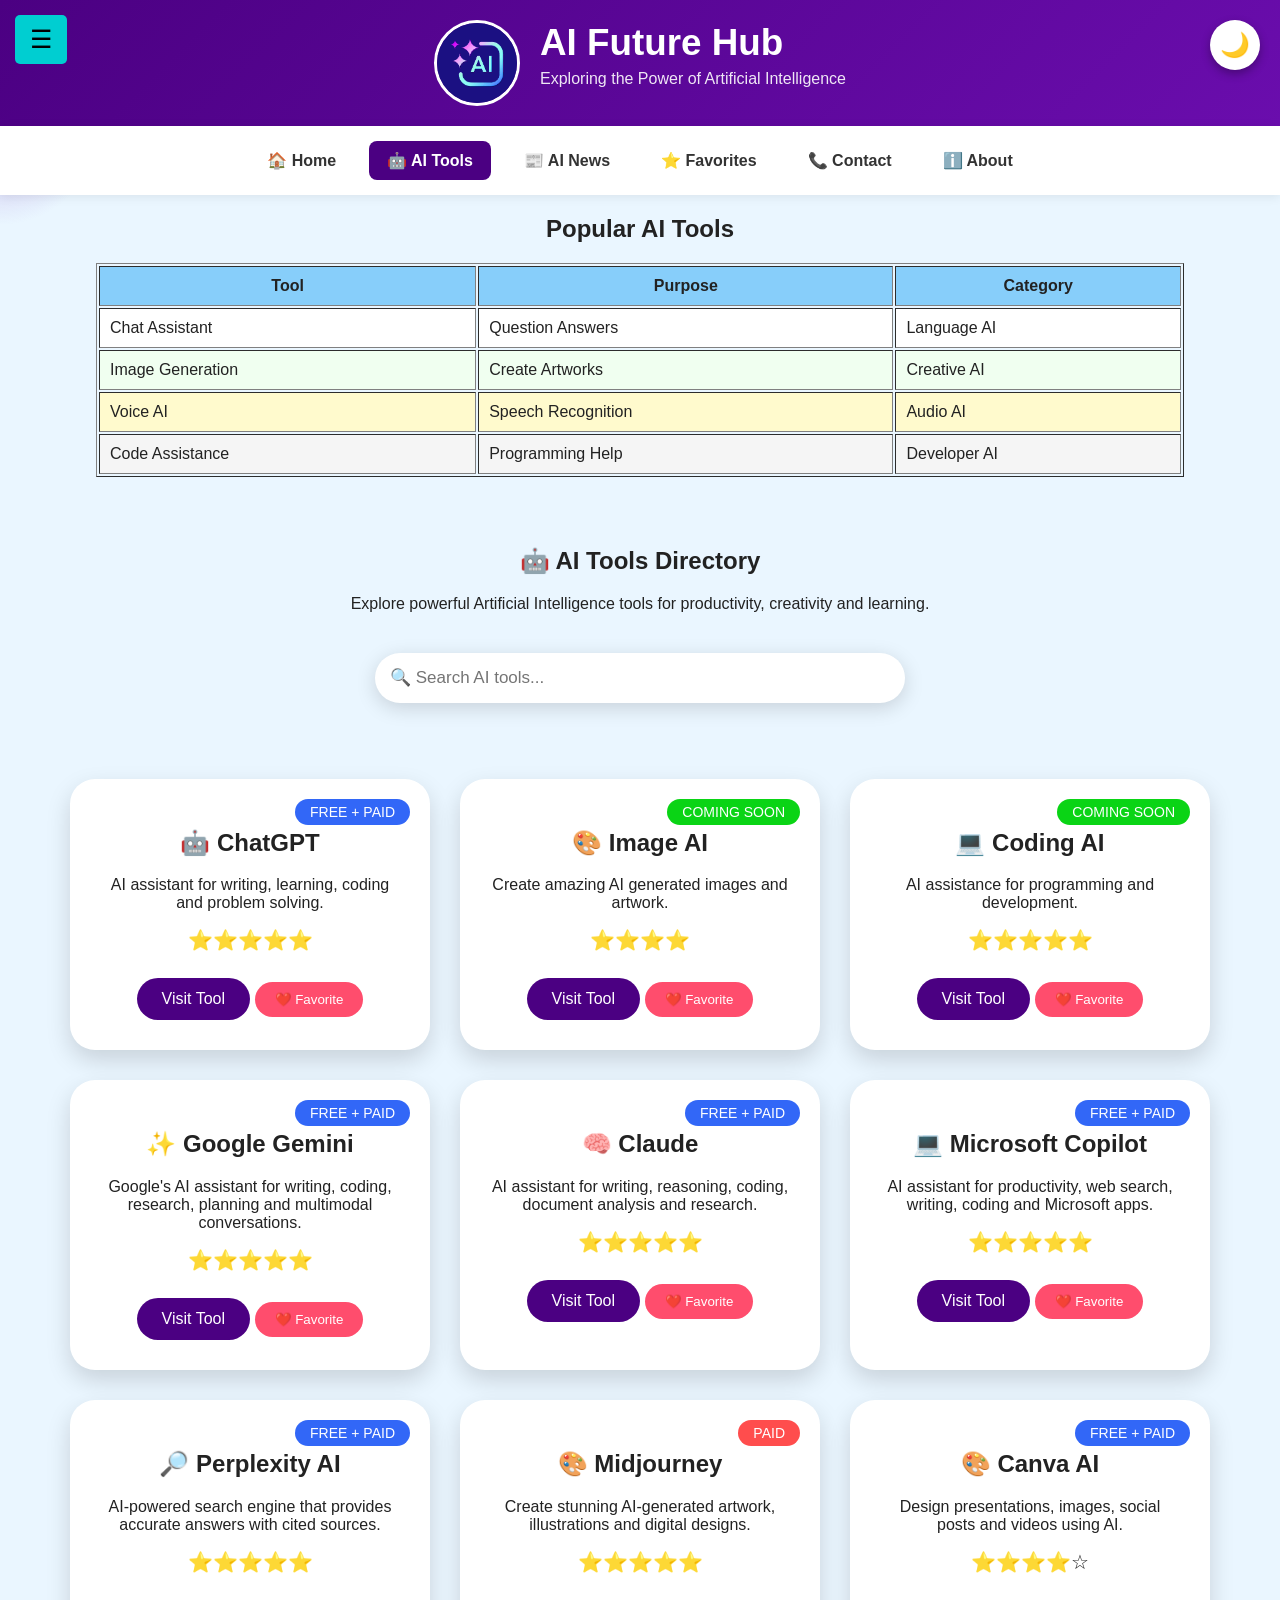
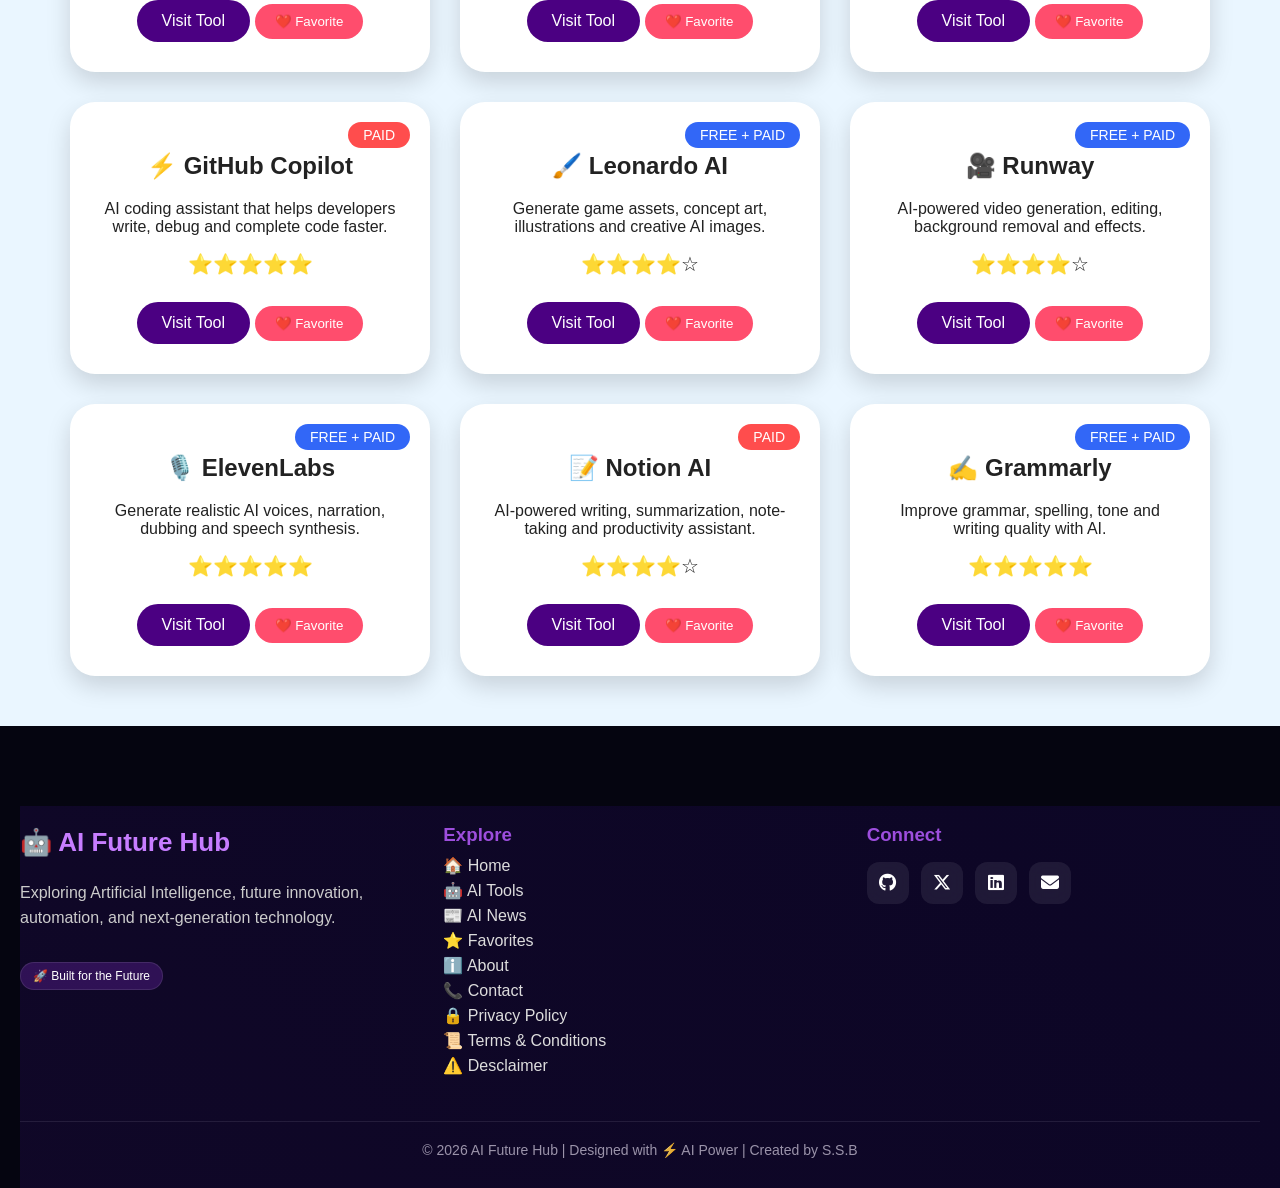
<file: tools.html>
<!DOCTYPE html>
<html>

<head>

    <title>Tools - AI Future Hub</title>


    <meta charset="UTF-8">
    <meta name="viewport" content="width=device-width, initial-scale=1.0">
    <meta name="description"
        content="AI Future Hub explores artificial intelligence, AI tools, innovations, tutorials, and future technology trends.">


    <meta name="keywords"
        content="AI, Artificial Intelligence, AI tools, Machine Learning, Robotics, Future Technology">


    <meta name="author" content="AI Future Hub">

    <meta property="og:title" content="AI Future Hub">


    <meta property="og:description" content="Explore AI tools, innovations, tutorials and future technology.">




    <meta property="og:type" content="website">
    <meta property="og:url" content="https://aifuturehub.pages.dev/">
    <meta property="og:image" content="https://aifuturehub.pages.dev/ai_logo.png">


    <link rel="canonical" href="https://aifuturehub.pages.dev/">

    <meta name="twitter:card" content="summary_large_image">

    <meta name="twitter:title" content="AI Future Hub">

    <meta name="twitter:description" content="Explore AI tools and future technology">
    <meta name="twitter:image" content="https://aifuturehub.pages.dev/ai_logo.png">

    <meta name="theme-color" content="#4B0082">


    <meta name="robots" content="index, follow">

    <meta property="og:site_name" content="AI Future Hub">

    <meta property="og:locale" content="en_US">

    <link rel="stylesheet" href="https://cdnjs.cloudflare.com/ajax/libs/font-awesome/6.5.0/css/all.min.css">

    <link rel="stylesheet" href="style.css">
    <link rel="icon" href="./ai_logo.png" type="image/png">
    <link rel="shortcut icon" href="./ai_logo.png" type="image/png">

    <!-- Google tag (gtag.js) -->
    <script async src="https://www.googletagmanager.com/gtag/js?id=G-JY2QRH778F"></script>
    <script>
        window.dataLayer = window.dataLayer || [];
        function gtag() { dataLayer.push(arguments); }
        gtag('js', new Date());

        gtag('config', 'G-JY2QRH778F');
    </script>


</head>


<body>

    <div class="particles"></div>

    <button id="themeToggle" class="theme-btn">🌙</button>
    <!-- Sidebar Button -->
    <button class="menu-btn" onclick="openSidebar()">☰</button>

    <!-- Sidebar -->
    <div id="sidebar" class="sidebar">

        <a href="javascript:void(0)" class="closebtn" onclick="closeSidebar()">&times;</a>


        <a href="index.html">🏠 Home</a>

        <a href="news.html">📰 AI News</a>
        <a href="index.html#tutorials">📚 Tutorials</a>
        <a href="favorites.html">⭐ Favorites</a>

        <a href="contact.html">📞 Contact</a>
        <a href="about.html">ℹ️ About</a>

    </div>


    <header class="site-header">

        <div class="logo-area">

            <img src="ai_logo.png" alt="AI Future Hub Logo" class="site-logo">

            <div>

                <h1>AI Future Hub</h1>

                <p class="tagline">
                    Exploring the Power of Artificial Intelligence
                </p>

            </div>

        </div>

    </header>


    <div class="cursor-glow"></div>


    <button id="topBtn" title="Go to top">
        ↑
    </button>


    <nav class="navbar">

        <a href="index.html">🏠 Home</a>
        <a href="tools.html" class="active">🤖 AI Tools</a>
        <a href="news.html">📰 AI News</a>
        <a href="favorites.html">⭐ Favorites</a>

        <a href="contact.html">📞 Contact</a>
        <a href="about.html">ℹ️ About</a>

    </nav>



    <h2 align="center">
        Popular AI Tools
    </h2>
    <table align="center" border="1" width="85%" cellpadding="10">
        <tr bgcolor="#87CEFA">

            <th>Tool</th>
            <th>Purpose</th>
            <th>Category</th>
        </tr>

        <tr bgcolor="#FFFFFF">

            <td>Chat Assistant</td>
            <td>Question Answers</td>
            <td>Language AI</td>
        </tr>


        <tr bgcolor="#F0FFF0">

            <td>Image Generation</td>
            <td>Create Artworks</td>
            <td>Creative AI</td>
        </tr>

        <tr bgcolor="#FFFACD">

            <td>Voice AI</td>
            <td>Speech Recognition</td>
            <td>Audio AI</td>
        </tr>

        <tr bgcolor="#F5F5F5">

            <td>Code Assistance</td>
            <td>Programming Help</td>
            <td>Developer AI</td>
        </tr>


    </table>


    <section class="tools-page">


        <h1>🤖 AI Tools Directory</h1>


        <p>
            Explore powerful Artificial Intelligence tools
            for productivity, creativity and learning.
        </p>


        <div class="search-container">

            <input type="text" id="toolSearch" placeholder="🔍 Search AI tools...">

        </div>
        <p id="noResults" style="display:none;">
            😕 No AI tools found.
        </p>

        <br><br>

        <div class="tool-container">



            <div class="tool-card">


                <span class="badge fd">
                    FREE + PAID
                </span>


                <h2>🤖 ChatGPT</h2>


                <p>
                    AI assistant for writing, learning,
                    coding and problem solving.
                </p>


                <div class="rating">
                    ⭐⭐⭐⭐⭐
                </div>


                <a href="https://chatgpt.com" target="_blank" rel="noopener noreferrer" class="tool-btn">
                    Visit Tool
                </a>

                <button class="favorite-btn" onclick="favoriteTool(this)">
                    ❤️ Favorite
                </button>

            </div>





            <div class="tool-card">


                <span class="badge ud">
                    COMING SOON
                </span>


                <h2>🎨 Image AI</h2>


                <p>
                    Create amazing AI generated images
                    and artwork.
                </p>


                <div class="rating">
                    ⭐⭐⭐⭐
                </div>


                <a href="#" class="tool-btn">
                    Visit Tool
                </a>
                <button class="favorite-btn" onclick="favoriteTool(this)">
                    ❤️ Favorite
                </button>

            </div>





            <div class="tool-card">


                <span class="badge ud">
                    COMING SOON
                </span>


                <h2>💻 Coding AI</h2>


                <p>
                    AI assistance for programming
                    and development.
                </p>


                <div class="rating">
                    ⭐⭐⭐⭐⭐
                </div>


                <a href="#" class="tool-btn">
                    Visit Tool
                </a>
                <button class="favorite-btn" onclick="favoriteTool(this)">
                    ❤️ Favorite
                </button>

            </div>

            <div class="tool-card">

                <span class="badge fd">
                    FREE + PAID
                </span>

                <h2>✨ Google Gemini</h2>

                <p>
                    Google's AI assistant for writing, coding,
                    research, planning and multimodal conversations.
                </p>

                <div class="rating">
                    ⭐⭐⭐⭐⭐
                </div>

                <a href="https://gemini.google.com/" target="_blank" rel="noopener noreferrer" class="tool-btn">
                    Visit Tool
                </a>

                <button class="favorite-btn" onclick="favoriteTool(this)">
                    ❤️ Favorite
                </button>

            </div>



            <div class="tool-card">

                <span class="badge fd">
                    FREE + PAID
                </span>

                <h2>🧠 Claude</h2>

                <p>
                    AI assistant for writing, reasoning,
                    coding, document analysis and research.
                </p>

                <div class="rating">
                    ⭐⭐⭐⭐⭐
                </div>

                <a href="https://claude.ai/" target="_blank" rel="noopener noreferrer" class="tool-btn">
                    Visit Tool
                </a>

                <button class="favorite-btn" onclick="favoriteTool(this)">
                    ❤️ Favorite
                </button>

            </div>

            <div class="tool-card">

                <span class="badge fd">
                    FREE + PAID
                </span>

                <h2>💻 Microsoft Copilot</h2>

                <p>
                    AI assistant for productivity,
                    web search, writing, coding and Microsoft apps.
                </p>

                <div class="rating">
                    ⭐⭐⭐⭐⭐
                </div>

                <a href="https://copilot.microsoft.com/" target="_blank" rel="noopener noreferrer" class="tool-btn">
                    Visit Tool
                </a>

                <button class="favorite-btn" onclick="favoriteTool(this)">
                    ❤️ Favorite
                </button>

            </div>

            <div class="tool-card">

                <span class="badge fd">
                    FREE + PAID
                </span>

                <h2>🔎 Perplexity AI</h2>

                <p>
                    AI-powered search engine that provides
                    accurate answers with cited sources.
                </p>

                <div class="rating">
                    ⭐⭐⭐⭐⭐
                </div>

                <a href="https://www.perplexity.ai/" target="_blank" rel="noopener noreferrer" class="tool-btn">
                    Visit Tool
                </a>

                <button class="favorite-btn" onclick="favoriteTool(this)">
                    ❤️ Favorite
                </button>

            </div>


            <div class="tool-card">

                <span class="badge paid">
                    PAID
                </span>

                <h2>🎨 Midjourney</h2>

                <p>
                    Create stunning AI-generated artwork,
                    illustrations and digital designs.
                </p>

                <div class="rating">
                    ⭐⭐⭐⭐⭐
                </div>

                <a href="https://www.midjourney.com/" target="_blank" rel="noopener noreferrer" class="tool-btn">
                    Visit Tool
                </a>

                <button class="favorite-btn" onclick="favoriteTool(this)">
                    ❤️ Favorite
                </button>

            </div>


            <div class="tool-card">

                <span class="badge fd">
                    FREE + PAID
                </span>

                <h2>🎨 Canva AI</h2>

                <p>
                    Design presentations, images,
                    social posts and videos using AI.
                </p>

                <div class="rating">
                    ⭐⭐⭐⭐☆
                </div>

                <a href="https://www.canva.com/" target="_blank" rel="noopener noreferrer" class="tool-btn">
                    Visit Tool
                </a>

                <button class="favorite-btn" onclick="favoriteTool(this)">
                    ❤️ Favorite
                </button>

            </div>

            <div class="tool-card">

                <span class="badge paid">
                    PAID
                </span>

                <h2>⚡ GitHub Copilot</h2>

                <p>
                    AI coding assistant that helps developers
                    write, debug and complete code faster.
                </p>

                <div class="rating">
                    ⭐⭐⭐⭐⭐
                </div>

                <a href="https://github.com/features/copilot" target="_blank" rel="noopener noreferrer"
                    class="tool-btn">
                    Visit Tool
                </a>

                <button class="favorite-btn" onclick="favoriteTool(this)">
                    ❤️ Favorite
                </button>

            </div>

            <div class="tool-card">

                <span class="badge fd">
                    FREE + PAID
                </span>

                <h2>🖌️ Leonardo AI</h2>

                <p>
                    Generate game assets, concept art,
                    illustrations and creative AI images.
                </p>

                <div class="rating">
                    ⭐⭐⭐⭐☆
                </div>

                <a href="https://leonardo.ai/" target="_blank" rel="noopener noreferrer" class="tool-btn">
                    Visit Tool
                </a>

                <button class="favorite-btn" onclick="favoriteTool(this)">
                    ❤️ Favorite
                </button>

            </div>

            <div class="tool-card">

                <span class="badge fd">
                    FREE + PAID
                </span>

                <h2>🎥 Runway</h2>

                <p>
                    AI-powered video generation,
                    editing, background removal and effects.
                </p>

                <div class="rating">
                    ⭐⭐⭐⭐☆
                </div>

                <a href="https://runwayml.com/" target="_blank" rel="noopener noreferrer" class="tool-btn">
                    Visit Tool
                </a>

                <button class="favorite-btn" onclick="favoriteTool(this)">
                    ❤️ Favorite
                </button>

            </div>



            <div class="tool-card">

                <span class="badge fd">
                    FREE + PAID
                </span>

                <h2>🎙️ ElevenLabs</h2>

                <p>
                    Generate realistic AI voices,
                    narration, dubbing and speech synthesis.
                </p>

                <div class="rating">
                    ⭐⭐⭐⭐⭐
                </div>

                <a href="https://elevenlabs.io/" target="_blank" rel="noopener noreferrer" class="tool-btn">
                    Visit Tool
                </a>

                <button class="favorite-btn" onclick="favoriteTool(this)">
                    ❤️ Favorite
                </button>

            </div>

            <div class="tool-card">

                <span class="badge paid">
                    PAID
                </span>

                <h2>📝 Notion AI</h2>

                <p>
                    AI-powered writing, summarization,
                    note-taking and productivity assistant.
                </p>

                <div class="rating">
                    ⭐⭐⭐⭐☆
                </div>

                <a href="https://www.notion.so/product/ai" target="_blank" rel="noopener noreferrer" class="tool-btn">
                    Visit Tool
                </a>

                <button class="favorite-btn" onclick="favoriteTool(this)">
                    ❤️ Favorite
                </button>

            </div>


            <div class="tool-card">

                <span class="badge fd">
                    FREE + PAID
                </span>

                <h2>✍️ Grammarly</h2>

                <p>
                    Improve grammar, spelling,
                    tone and writing quality with AI.
                </p>

                <div class="rating">
                    ⭐⭐⭐⭐⭐
                </div>

                <a href="https://www.grammarly.com/" target="_blank" rel="noopener noreferrer" class="tool-btn">
                    Visit Tool
                </a>

                <button class="favorite-btn" onclick="favoriteTool(this)">
                    ❤️ Favorite
                </button>

            </div>



        </div>


    </section>


    <footer class="footer-ultra">

        <!-- animated background layer -->
        <div class="footer-bg-animation"></div>

        <!-- wave top -->
        <div class="footer-wave"></div>

        <div class="footer-container-ultra">

            <!-- BRAND -->
            <div class="footer-box-ultra">

                <h2>🤖 AI Future Hub</h2>

                <p>
                    Exploring Artificial Intelligence,
                    future innovation, automation,
                    and next-generation technology.
                </p>

                <div class="ai-tag">
                    🚀 Built for the Future
                </div>

            </div>

            <!-- LINKS -->
            <div class="footer-box-ultra">

                <h3>Explore</h3>

                <a href="index.html">🏠 Home</a>
                <a href="tools.html">🤖 AI Tools</a>
                <a href="news.html">📰 AI News</a>
                <a href="favorites.html">⭐ Favorites</a>

                <a href="about.html">ℹ️ About</a>
                <a href="contact.html">📞 Contact</a>

                <a href="privacy-policy.html">🔒 Privacy Policy</a>
                <a href="terms-conditions.html">📜 Terms &amp; Conditions</a>
                <a href="desclaimer.html">⚠️ Desclaimer</a>

            </div>

            <!-- SOCIAL -->
            <div class="footer-box-ultra">

                <h3>Connect</h3>

                <div class="social-ultra">

                    <a href="#" onclick="alert('GitHub link not added yet')"><i class="fab fa-github"></i></a>
                    <a href="#" onclick="alert('Twitter/X link not added yet')"><i class="fab fa-x-twitter"></i></a>
                    <a href="#" onclick="alert('LinkedIn link not added yet')"><i class="fab fa-linkedin"></i></a>
                    <a href="#" onclick="alert('Email will be added later')"><i class="fas fa-envelope"></i></a>

                </div>

            </div>

        </div>

        <div class="footer-bottom-ultra">
            © 2026 AI Future Hub | Designed with ⚡ AI Power | Created by S.S.B
        </div>

    </footer>




    <script type="module" src="script.js"></script>


</body>

</html>
</file>
<file: style.css>
body {
    margin: 0;
    padding: 0;
    background: #EAF6FF;
    font-family: Arial, Helvetica, sans-serif;
    color: #222;
}



.site-header {

    background: linear-gradient(135deg, #4B0082, #6A0DAD);

    color: white;

    padding: 20px;

    box-shadow: 0 5px 15px rgba(0, 0, 0, .2);

}

.logo-area {

    display: flex;

    align-items: center;

    justify-content: center;

    gap: 20px;

    flex-wrap: wrap;

}

.site-logo {

    width: 80px;

    height: 80px;

    border-radius: 50%;

    object-fit: cover;

    border: 3px solid white;

}

.site-header h1 {

    margin: 0;

    font-size: 2.3rem;

}

.tagline {

    margin-top: 6px;

    opacity: .9;

}

.navbar {

    display: flex;

    justify-content: center;

    flex-wrap: wrap;

    gap: 15px;

    background: #fff;

    padding: 15px;

    box-shadow: 0 2px 10px rgba(0, 0, 0, .08);

}

.navbar a {

    text-decoration: none;

    color: #333;

    padding: 10px 18px;

    border-radius: 8px;

    transition: .3s;

    font-weight: bold;

}

.navbar a:hover {

    background: #6A0DAD;

    color: white;

}

.navbar .active {

    background: #4B0082;

    color: white;

}

.navbar {

    position: sticky;

    top: 0;

    z-index: 1000;

}



.page-container {
    max-width: 1100px;
    margin: auto;
    padding: 40px 20px;
}

.page-banner {
    text-align: center;
    margin-bottom: 50px;
}

.about-section {
    line-height: 1.8;
}

.feature-grid {
    display: grid;
    grid-template-columns: repeat(auto-fit, minmax(220px, 1fr));
    gap: 20px;
    margin: 30px 0;
}

.feature-card {
    background: white;
    padding: 20px;
    border-radius: 12px;
    box-shadow: 0 5px 15px rgba(0, 0, 0, .1);
    text-align: center;
    transition: .3s;
}

.feature-card:hover {
    transform: translateY(-6px);
}




/* SIDEBAR */
.sidebar {
    height: 100%;
    width: 0;
    position: fixed;
    top: 0;
    left: 0;
    background: #111;
    overflow-x: hidden;
    transition: 0.4s;
    padding-top: 60px;
    z-index: 999;
}

.sidebar a {
    display: block;
    padding: 15px;
    color: white;
    text-decoration: none;
}

.sidebar a:hover {
    background: #333;
}

.closebtn {
    position: absolute;
    top: 10px;
    right: 20px;
    font-size: 35px;
}


/* MENU BUTTON */
.menu-btn {
    position: fixed;
    top: 15px;
    left: 15px;
    font-size: 25px;
    padding: 10px 15px;
    background: #00CED1;
    border: none;
    cursor: pointer;
    border-radius: 5px;
    z-index: 1000;
}


/* Loading Screen */


#loader {


    position: fixed;


    width: 100%;


    height: 100%;


    background: #4B0082;


    top: 0;


    left: 0;


    display: flex;


    justify-content: center;


    align-items: center;


    z-index: 9999;


    color: white;


    transition: 1s;


}



.loader-content {


    text-align: center;


}



.robot {


    font-size: 70px;


    animation: robotMove 1s infinite alternate;


}



.loader-content h2 {


    font-size: 35px;


    color: white;


}



.loader-content p {


    font-size: 18px;


}



/* Robot Animation */


@keyframes robotMove {


    from {

        transform: translateY(0);

    }


    to {

        transform: translateY(-15px);

    }


}



/* Hide Loader */


.loader-hide {


    opacity: 0;

    visibility: hidden;


}




.theme-btn {

    position: absolute;

    top: 20px;

    right: 20px;

    width: 50px;

    height: 50px;

    border: none;

    border-radius: 50%;

    background: white;

    cursor: pointer;

    font-size: 24px;

    transition: 0.3s;

    box-shadow: 0 4px 10px rgba(0, 0, 0, .3);

}

.theme-btn:hover {

    transform: scale(1.1);

}


.dark-mode {

    background: #121212;
    color: white;

}

.dark-mode nav {

    background: #222;

}

.dark-mode .card {

    background: #1e1e1e;
    color: white;

}

.dark-mode table {

    background: #2a0052;

}

.dark-mode a {

    color: white;

}

.dark-mode .footer {

    background: #080808;

}

.dark-mode table {
    background: #121212;
    color: #ffffff;
    border-collapse: collapse;
}

.dark-mode th {
    background: #4B0082;
    color: white;
}

.dark-mode tr:nth-child(even) td {
    background: #1e1e1e;
}

.dark-mode tr:nth-child(odd) td {
    background: #151515;
}

/* Futuristic Hero */


.hero {


    padding: 50px 20px;

    text-align: center;


    background:

        linear-gradient(135deg,
            #4B0082,
            #00cfd5);


    color: white;


    border-radius: 0 0 40px 40px;


    animation: heroMove 8s infinite alternate;


}



.hero img {


    width: 70%;


    max-width: 900px;


    border-radius: 25px;


    margin: 25px;


    box-shadow:

        0 20px 40px rgba(0, 0, 0, .4);


}



.hero h2 {


    font-size: 40px;


}



.hero p {


    font-size: 20px;


    max-width: 700px;


    margin: auto;


}



/* Button */


.hero-btn {


    display: inline-block;


    margin-top: 25px;


    padding: 15px 35px;


    background: white;


    color: #4B0082;


    text-decoration: none;


    border-radius: 30px;


    font-weight: bold;


    transition: .3s;


}



.hero-btn:hover {


    transform: scale(1.1);


    background: #111;


    color: white;


}

video {

    max-width: 100%;

    height: auto;

}

/* Moving Gradient */


@keyframes heroMove {


    from {

        background-position: left;

    }


    to {

        background-position: right;

    }


}



/* Premium AI Cards */


.card-container {


    display: flex;

    justify-content: center;

    flex-wrap: wrap;

    gap: 30px;


}



.card {


    width: 300px;

    background: white;


    border-radius: 20px;


    overflow: hidden;


    box-shadow:

        0 10px 25px rgba(0, 0, 0, 0.15);


    transition: 0.4s;


}



.card:hover {


    transform: translateY(-15px);


    box-shadow:

        0 20px 40px rgba(75, 0, 130, 0.4);


}



.card-img {


    overflow: hidden;


}



.card img {


    width: 100%;

    height: 200px;

    object-fit: cover;


    transition: 0.5s;


}



.card:hover img {


    transform: scale(1.1);


}



.card-content {


    padding: 20px;


    text-align: center;


}



.card-content h3 {


    color: #4B0082;


}



.card-content button {


    background: #4B0082;


    color: white;


    border: none;


    padding: 10px 25px;


    border-radius: 20px;


    cursor: pointer;


    transition: 0.3s;


}



.card-content button:hover {


    background: #00cfd5;


    transform: scale(1.05);


}



.dark-mode .card {


    background: #1e1e1e;

    color: white;


}


.dark-mode .card-content h3 {


    color: #00ffff;


}




/* AI Gallery */


.gallery-section {


    padding: 50px 20px;

    text-align: center;


}



.gallery-section h2 {


    color: #4B0082;

    font-size: 35px;


}



.gallery-container {


    display: grid;


    grid-template-columns:

        repeat(auto-fit, minmax(250px, 1fr));


    gap: 25px;


    margin-top: 30px;


}



.gallery-item {


    background: white;


    border-radius: 20px;


    overflow: hidden;


    box-shadow:

        0 10px 25px rgba(0, 0, 0, .15);


    transition: .4s;


}



.gallery-item:hover {


    transform: translateY(-10px);


}



.gallery-item img {


    width: 100%;


    height: 220px;


    object-fit: cover;


    transition: .5s;


}



.gallery-item:hover img {


    transform: scale(1.1);


}



.gallery-item h3 {


    padding: 15px;


    color: #4B0082;


}



/* Dark Mode */


.dark-mode .gallery-item {


    background: #1e1e1e;


}



.dark-mode .gallery-item h3 {


    color: #00ffff;


}



.dark-mode .gallery-section h2 {


    color: #00ffff;


}



/* AI News Section */


.news-section {

    padding: 50px 20px;

    text-align: center;

}



.news-section h2 {

    color: #4B0082;

    font-size: 35px;

}



.news-container {


    display: flex;

    justify-content: center;

    flex-wrap: wrap;

    gap: 30px;

    margin-top: 30px;

}



.news-card {


    width: 300px;


    background: white;


    padding: 25px;


    border-radius: 20px;


    text-align: left;


    box-shadow:

        0 10px 25px rgba(0, 0, 0, .15);


    transition: .4s;


}



.news-card:hover {


    transform: translateY(-12px);


}



.news-card span {


    background: #4B0082;


    color: white;


    padding: 5px 15px;


    border-radius: 20px;


}



.news-card h3 {


    margin-top: 20px;

    color: #4B0082;


}



.news-card a {


    color: #00a9b5;


    text-decoration: none;


    font-weight: bold;


}



/* Dark Mode */


.dark-mode .news-card {


    background: #1e1e1e;

    color: white;


}



.dark-mode .news-card h3 {


    color: #00ffff;


}



.dark-mode .news-section h2 {


    color: #00ffff;


}




/* Statistics Section */


.stats {


    text-align: center;

    padding: 50px 20px;

}



.stats h2 {


    color: #4B0082;

    margin-bottom: 40px;


}



.stats-container {


    display: flex;

    justify-content: center;

    flex-wrap: wrap;

    gap: 40px;


}



.stat-box {


    width: 200px;

    padding: 25px;


    background: white;


    border-radius: 20px;


    box-shadow: 0 10px 25px rgba(0, 0, 0, .15);


    transition: .4s;


}



.stat-box:hover {


    transform: translateY(-10px);


}



.stat-box h1 {


    font-size: 45px;

    color: #4B0082;


}



.stat-box p {


    font-size: 20px;


}



/* Dark Mode */


.dark-mode .stat-box {


    background: #1e1e1e;

    color: white;


}


.dark-mode .stats h2 {


    color: #00ffff;


}



/* Back To Top Button */

#topBtn {


    position: fixed;

    bottom: 30px;

    right: 30px;


    width: 50px;

    height: 50px;


    border: none;

    border-radius: 50%;


    background: #4B0082;

    color: white;


    font-size: 25px;


    cursor: pointer;


    display: none;


    box-shadow: 0 5px 15px rgba(0, 0, 0, 0.3);


    transition: 0.3s;


}



#topBtn:hover {


    background: #00cfd5;

    transform: translateY(-5px);


}


/* Tutorial Section */


.tutorial-section {

    padding: 50px 20px;

    text-align: center;

}



.tutorial-section h2 {

    font-size: 35px;

    color: #4B0082;

}



.tutorial-container {


    display: flex;

    justify-content: center;

    flex-wrap: wrap;

    gap: 30px;

    margin-top: 30px;


}



.tutorial-card {


    width: 280px;


    padding: 30px;


    background: white;


    border-radius: 20px;


    box-shadow:

        0 10px 25px rgba(0, 0, 0, .15);


    transition: .4s;


}



.tutorial-card:hover {


    transform: translateY(-12px);


}



.tutorial-card h3 {


    color: #4B0082;


}



.tutorial-card button {


    margin-top: 20px;


    padding: 10px 25px;


    border: none;


    border-radius: 25px;


    background: #4B0082;


    color: white;


    cursor: pointer;


    transition: .3s;


}



.tutorial-card button:hover {


    background: #00cfd5;


    transform: scale(1.05);


}



/* Dark Mode */


.dark-mode .tutorial-card {


    background: #1e1e1e;

    color: white;


}



.dark-mode .tutorial-card h3 {


    color: #00ffff;


}



.dark-mode .tutorial-section h2 {


    color: #00ffff;


}


.footer {


    background: #4B0082;

    color: white;

    padding: 40px 20px;

    margin-top: 50px;


}



.footer-container {


    display: flex;

    justify-content: space-around;

    flex-wrap: wrap;

    gap: 30px;


}



.footer-box {


    max-width: 250px;


}



.footer-box h2,
.footer-box h3 {


    color: #00ffff;


}



.footer-box a {


    display: block;

    color: white;

    text-decoration: none;

    margin: 10px 0;


}



.footer-box a:hover {


    color: #00ffff;

    transform: translateX(5px);

    transition: .3s;


}



.copyright {


    text-align: center;

    margin-top: 20px;


}


/* Mobile Responsive Design */


@media(max-width:768px) {



    body {

        overflow-x: hidden;

    }



    /* Header */


    h1 {

        font-size: 28px;

    }


    h2 {

        font-size: 24px;

    }



    /* Navigation */


    nav {

        display: none;

    }



    /* Sidebar */


    .sidebar {

        width: 80%;

    }



    /* Hero */


    .hero img {

        width: 95%;

    }


    .hero h2 {

        font-size: 28px;

    }


    .hero p {

        font-size: 16px;

    }



    /* Cards */


    .card-container {

        flex-direction: column;

        align-items: center;

    }


    .card {

        width: 90%;

    }



    /* Gallery */


    .gallery-container {

        grid-template-columns: 1fr;

    }



    /* News */


    .news-container {

        flex-direction: column;

        align-items: center;

    }



    .news-card {

        width: 90%;

    }



    /* Tutorials */


    .tutorial-container {

        flex-direction: column;

        align-items: center;

    }



    .tutorial-card {

        width: 90%;

    }



    /* Statistics */


    .stats-container {

        flex-direction: column;

        align-items: center;

    }



    /* Footer */


    .footer-container {

        flex-direction: column;

        text-align: center;

    }



    .theme-toggle {

        right: 15px;

        top: 15px;

    }


}


/* AI Tools Page */



.search-container {

    text-align: center;

    margin: 40px auto;

}

.search-container input {

    width: 80%;

    max-width: 500px;

    padding: 15px;

    border: none;

    border-radius: 30px;

    font-size: 17px;

    outline: none;

    box-shadow: 0 5px 20px rgba(0, 0, 0, .15);

    transition: .3s;

}

.search-container input:focus {

    transform: scale(1.02);

    box-shadow: 0 8px 25px rgba(75, 0, 130, .35);

}





.tools-page {


    text-align: center;

    padding: 50px 20px;


}



.tool-container {


    display: flex;

    justify-content: center;

    flex-wrap: wrap;

    gap: 30px;


}



.tool-card {


    width: 300px;


    background: white;


    padding: 30px;


    border-radius: 25px;


    box-shadow:

        0 10px 25px rgba(0, 0, 0, .15);


    transition: .4s;


    position: relative;


}



.tool-card:hover {


    transform: translateY(-15px);


    box-shadow:

        0 20px 40px rgba(75, 0, 130, .4);


}



.badge {


    position: absolute;


    top: 20px;


    right: 20px;


    background: #00cfd5;


    color: white;


    padding: 5px 15px;


    border-radius: 20px;


    font-size: 14px;


}



.ud {
    background: #0ad415;
}


.fd {
    background: #3267f7;
}

.paid {


    background: #ff4d4d;


}



.rating {


    font-size: 20px;


    margin: 15px;


}



.tool-btn {


    display: inline-block;


    background: #4B0082;


    color: white;


    padding: 12px 25px;


    border-radius: 25px;


    text-decoration: none;


    transition: .3s;


}



.tool-btn:hover {


    background: #00cfd5;


}



.dark-mode .tool-card {


    background: #1e1e1e;

    color: white;


}


/* Favorite Button */


.favorite-btn {


    margin-top: 15px;


    padding: 10px 20px;


    border: none;


    border-radius: 25px;


    background: #ff4d6d;


    color: white;


    cursor: pointer;


    transition: .3s;


}



.favorite-btn:hover {


    transform: scale(1.1);


}


.favorites-section {


    text-align: center;

    padding: 50px 20px;


}



#favoriteList {


    display: flex;

    justify-content: center;

    flex-wrap: wrap;

    gap: 30px;


}

img {

    max-width: 100%;

    height: auto;

}

body {

    animation: pageLoad .5s ease;

}







/* =========================
   ULTRA AI FUTURE FOOTER
========================= */

.footer-ultra {
    position: relative;
    background: #050510;
    color: white;
    padding: 80px 20px 30px;
    overflow: hidden;
}

/* animated gradient background */
.footer-bg-animation {
    position: absolute;
    width: 200%;
    height: 200%;
    background: linear-gradient(45deg,
            #7b2cbf,
            #3a0ca3,
            #4361ee,
            #7209b7);
    background-size: 400% 400%;
    animation: gradientMove 12s ease infinite;
    opacity: 0.15;
    z-index: 0;
}

@keyframes gradientMove {
    0% {
        background-position: 0% 50%;
    }

    50% {
        background-position: 100% 50%;
    }

    100% {
        background-position: 0% 50%;
    }
}

/* wave top */
.footer-wave {
    position: absolute;
    top: -1px;
    left: 0;
    width: 100%;
    height: 60px;
    background: url("https://svgshare.com/i/uR2.svg");
    background-size: cover;
}

/* container */
.footer-container-ultra {
    display: flex;
    flex-wrap: wrap;
    justify-content: space-between;
    gap: 30px;
    position: relative;
    z-index: 1;
}

/* boxes */
.footer-box-ultra {
    flex: 1;
    min-width: 220px;
}

.footer-box-ultra h2 {
    font-size: 26px;
    color: #c77dff;
}

.footer-box-ultra h3 {
    color: #9d4edd;
    margin-bottom: 10px;
}

.footer-box-ultra p {
    color: #ccc;
    line-height: 1.6;
}

/* links */
.footer-box-ultra a {
    display: block;
    color: #ddd;
    text-decoration: none;
    margin: 6px 0;
    transition: 0.3s;
}

.footer-box-ultra a:hover {
    color: #c77dff;
    transform: translateX(6px);
}

/* AI badge */
.ai-tag {
    margin-top: 15px;
    display: inline-block;
    padding: 6px 12px;
    border-radius: 20px;
    background: rgba(123, 44, 191, 0.3);
    border: 1px solid rgba(255, 255, 255, 0.1);
    font-size: 12px;
}

/* social icons */
.social-ultra {
    display: flex;
    gap: 12px;
    margin-top: 10px;
}

.social-ultra a {
    width: 42px;
    height: 42px;
    display: flex;
    align-items: center;
    justify-content: center;
    border-radius: 12px;
    background: rgba(255, 255, 255, 0.08);
    color: white;
    font-size: 18px;
    transition: 0.3s;
    backdrop-filter: blur(10px);
}

.social-ultra a:hover {
    transform: translateY(-6px) scale(1.15);
    background: #7b2cbf;
}

/* bottom */
.footer-bottom-ultra {
    text-align: center;
    margin-top: 40px;
    padding-top: 20px;
    border-top: 1px solid rgba(255, 255, 255, 0.1);
    color: #aaa;
    font-size: 14px;
}





/* For live News................................................................. */


.news-card a {
    display: inline-block;
    margin-top: 10px;
    color: #7b2cbf;
    font-weight: bold;
    text-decoration: none;
}

.news-card a:hover {
    color: #9d4edd;
}





@keyframes pageLoad {


    from {

        opacity: 0;

    }


    to {

        opacity: 1;

    }


}




@media(max-width:768px) {

    .logo-area {

        flex-direction: column;

        text-align: center;

    }

    .navbar {

        gap: 8px;

    }

    .navbar a {

        padding: 8px 12px;

        font-size: .9rem;

    }

}












.particles {
    position: fixed;
    top: 0;
    left: 0;
    width: 100%;
    height: 100%;
    overflow: hidden;
    z-index: -2;
}

.particles span {
    position: absolute;
    display: block;
    width: 6px;
    height: 6px;
    background: rgba(199, 125, 255, 0.6);
    border-radius: 50%;
    animation: floatUp linear infinite;
}

@keyframes floatUp {
    0% {
        transform: translateY(100vh) scale(0);
        opacity: 0;
    }
    10% {
        opacity: 1;
    }
    100% {
        transform: translateY(-10vh) scale(1);
        opacity: 0;
    }
}





html {
    scroll-behavior: smooth;
}



body.dark .news-card,
body.dark .featured-card {
    background: rgba(255, 255, 255, 0.07) !important;
    color: #ffffff !important;
    border: 1px solid rgba(255, 255, 255, 0.12) !important;
    backdrop-filter: blur(12px);
}


body.dark .news-card h3,
body.dark .news-card p,
body.dark .news-card span,
body.dark .featured-card h3,
body.dark .featured-card p {
    color: #ffffff !important;
}
body.dark .news-card span {
    background: #7b2cbf;
    color: white !important;
}


.cursor-glow {
    position: fixed;
    width: 200px;
    height: 200px;
    background: radial-gradient(circle, rgba(123,44,191,0.3), transparent 70%);
    border-radius: 50%;
    pointer-events: none;
    transform: translate(-50%, -50%);
    z-index: -1;
}
</file>
<file: contact.css>
/* CONTACT */

.contact-section {

    display: flex;
    justify-content: center;
    align-items: center;

    padding: 70px 20px;
}


.toast {
    position: fixed;
    bottom: 30px;
    right: 30px;
    background: #111827;
    color: #fff;
    padding: 14px 20px;
    border-radius: 10px;
    font-size: 15px;
    box-shadow: 0 10px 25px rgba(0, 0, 0, 0.3);
    opacity: 0;
    transform: translateY(20px);
    transition: all 0.4s ease;
    z-index: 9999;
}

.toast.show {
    opacity: 1;
    transform: translateY(0);
}

.toast.success {
    border-left: 5px solid #00eaff;
}

.toast.error {
    border-left: 5px solid #ff4d4d;
}

.success-anim {
    position: fixed;
    top: 50%;
    left: 50%;
    transform: translate(-50%, -50%) scale(0);
    background: #00eaff;
    color: #000;
    font-size: 40px;
    width: 80px;
    height: 80px;
    border-radius: 50%;
    display: flex;
    align-items: center;
    justify-content: center;
    transition: all 0.4s ease;
    z-index: 9999;
}

.success-anim.show {
    transform: translate(-50%, -50%) scale(1);
}


.contact-card {

    width: 100%;
    max-width: 750px;

    background: rgba(255, 255, 255, .08);

    backdrop-filter: blur(15px);

    border: 1px solid rgba(255, 255, 255, .15);

    border-radius: 20px;

    padding: 40px;

    box-shadow: 0 20px 60px rgba(0, 0, 0, .35);

    animation: fadeUp .8s ease;
}

.contact-card h2 {

    text-align: center;

    color: #00eaff;

    margin-bottom: 10px;
}

.subtitle {

    text-align: center;

    color: #ddd;

    margin-bottom: 35px;
}

.input-group {

    display: flex;

    flex-direction: column;

    margin-bottom: 22px;
}

.input-group label {

    margin-bottom: 8px;

    color: #fff;

    font-weight: 600;
}

.input-group input,
.input-group select,
.input-group textarea {

    width: 100%;

    padding: 14px 18px;

    border: none;

    outline: none;

    border-radius: 12px;

    background: #1d1d1d;

    color: white;

    font-size: 16px;

    transition: .3s;
}

.input-group input:focus,
.input-group select:focus,
.input-group textarea:focus {

    border: 2px solid #00eaff;

    box-shadow: 0 0 15px #00eaff55;
}

textarea {

    resize: vertical;
}

.radio-group {

    display: flex;

    gap: 25px;

    flex-wrap: wrap;
}

.radio-group label {

    color: #eee;

    cursor: pointer;
}

.button-group {

    display: flex;

    justify-content: center;

    gap: 15px;

    margin-top: 30px;
}

.send-btn {

    background: linear-gradient(45deg, #00eaff, #0077ff);

    color: white;

    border: none;

    padding: 14px 35px;

    border-radius: 12px;

    cursor: pointer;

    font-size: 17px;

    position: relative;

    transition: all 0.3s ease;
}

.send-btn:hover {

    transform: translateY(-4px);

    box-shadow: 0 10px 25px rgba(0, 234, 255, .4);
}



#loader {
    animation: blink 1s infinite;
}

@keyframes blink {
    50% {
        opacity: 0.4;
    }
}

.reset-btn {

    background: #444;

    color: white;

    border: none;

    padding: 14px 35px;

    border-radius: 12px;

    cursor: pointer;

    transition: .3s;
}

.reset-btn:hover {

    background: #666;
}

@keyframes fadeUp {

    from {

        opacity: 0;

        transform: translateY(40px);
    }

    to {

        opacity: 1;

        transform: translateY(0);
    }
}









.contact-section {

    background: linear-gradient(135deg,
            #07162f,
            #111827,
            #1e3a8a);

    background-size: 400% 400%;

    animation: bgMove 10s infinite alternate;
}

@keyframes bgMove {

    0% {
        background-position: left;
    }

    100% {
        background-position: right;
    }
}




.send-btn {

    position: relative;

    overflow: hidden;
}

.send-btn::before {

    content: "";

    position: absolute;

    top: 0;
    left: -100%;

    width: 100%;
    height: 100%;

    background: rgba(255, 255, 255, .25);

    transition: .5s;
}

.send-btn:hover::before {

    left: 100%;
}
</file>
